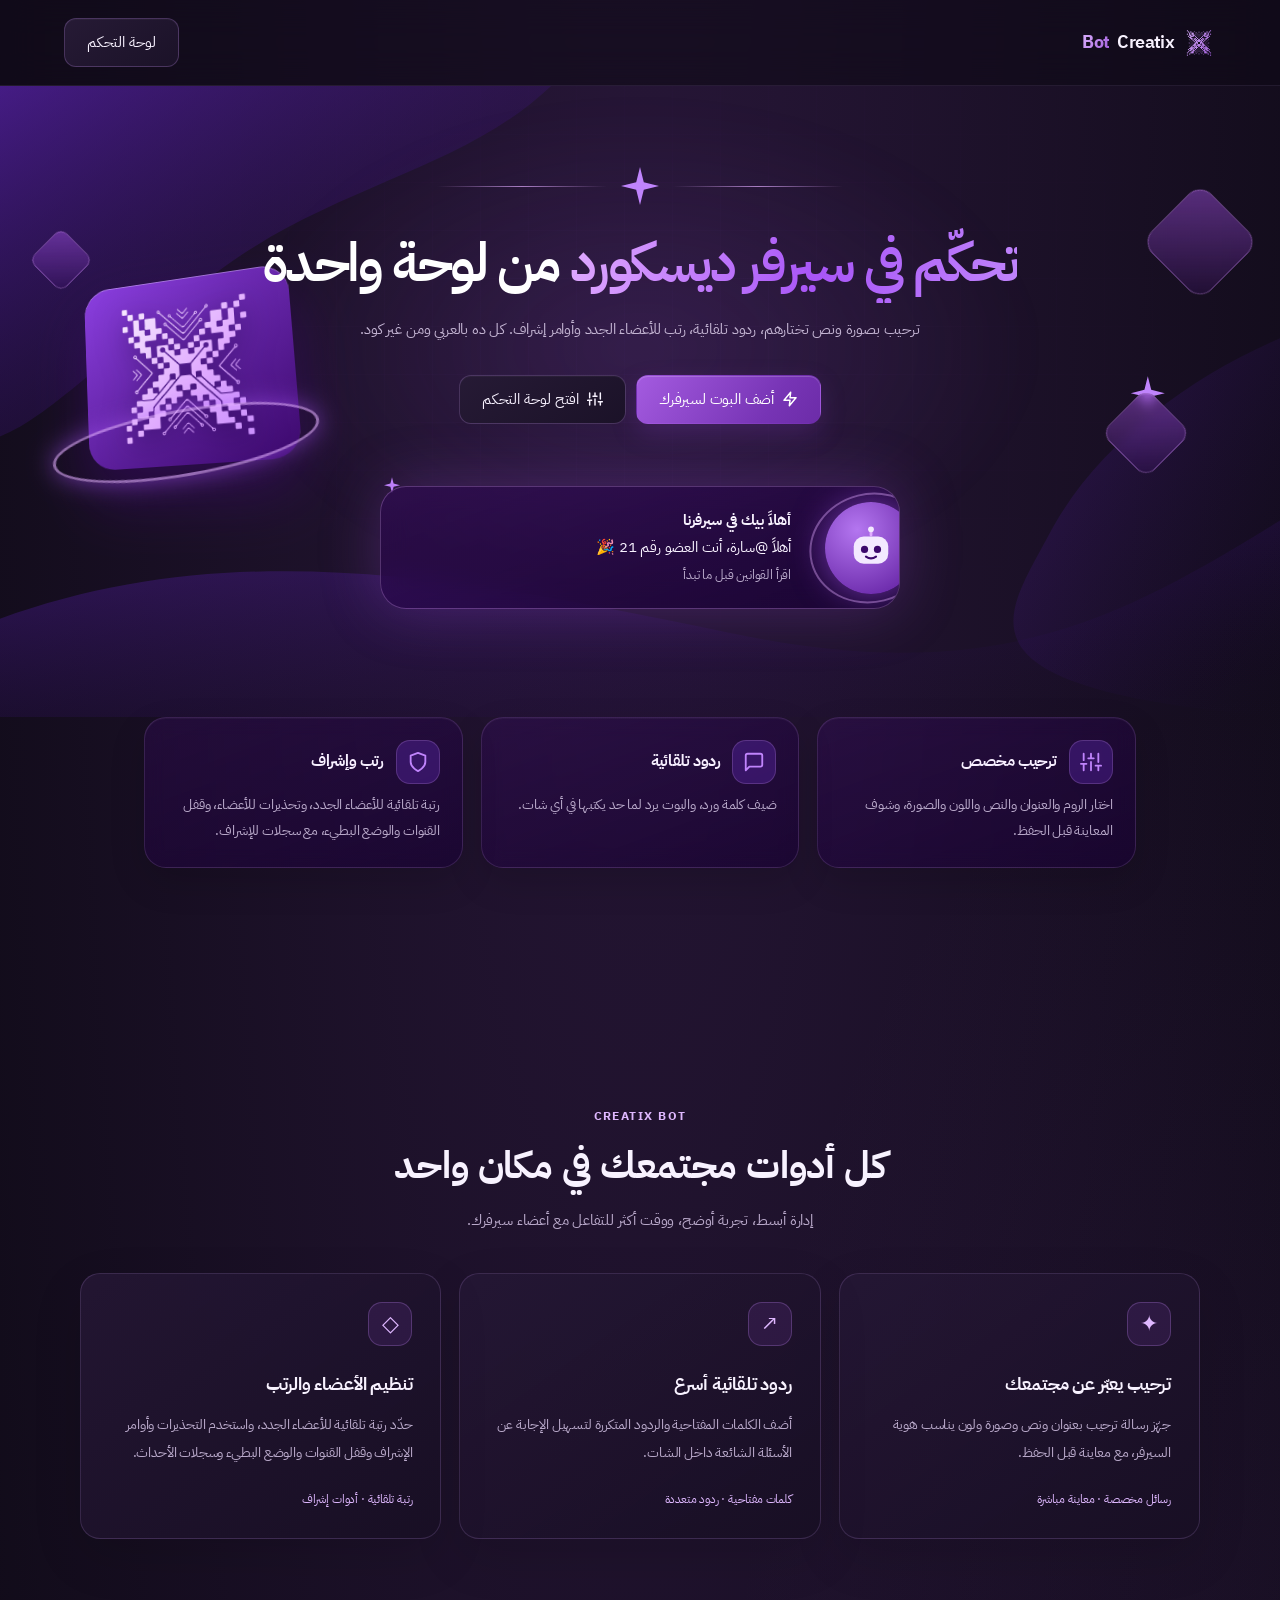
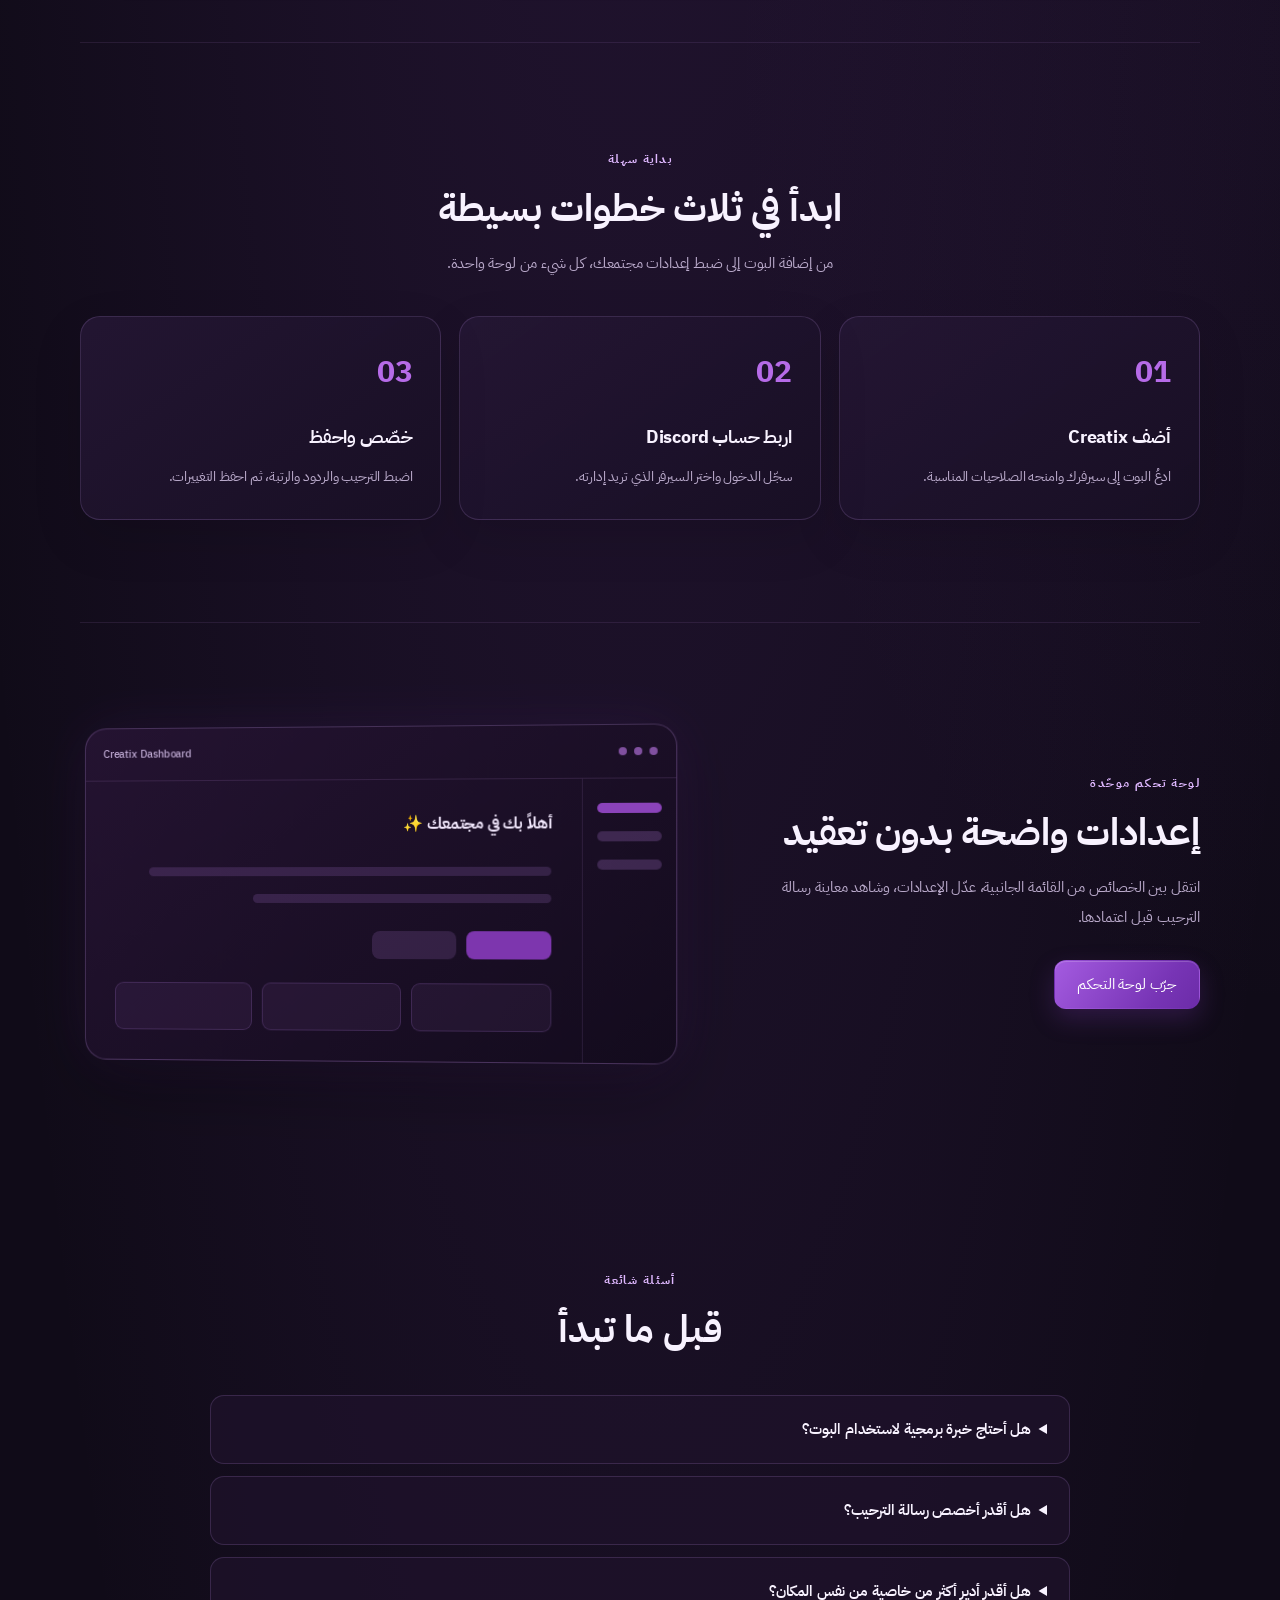
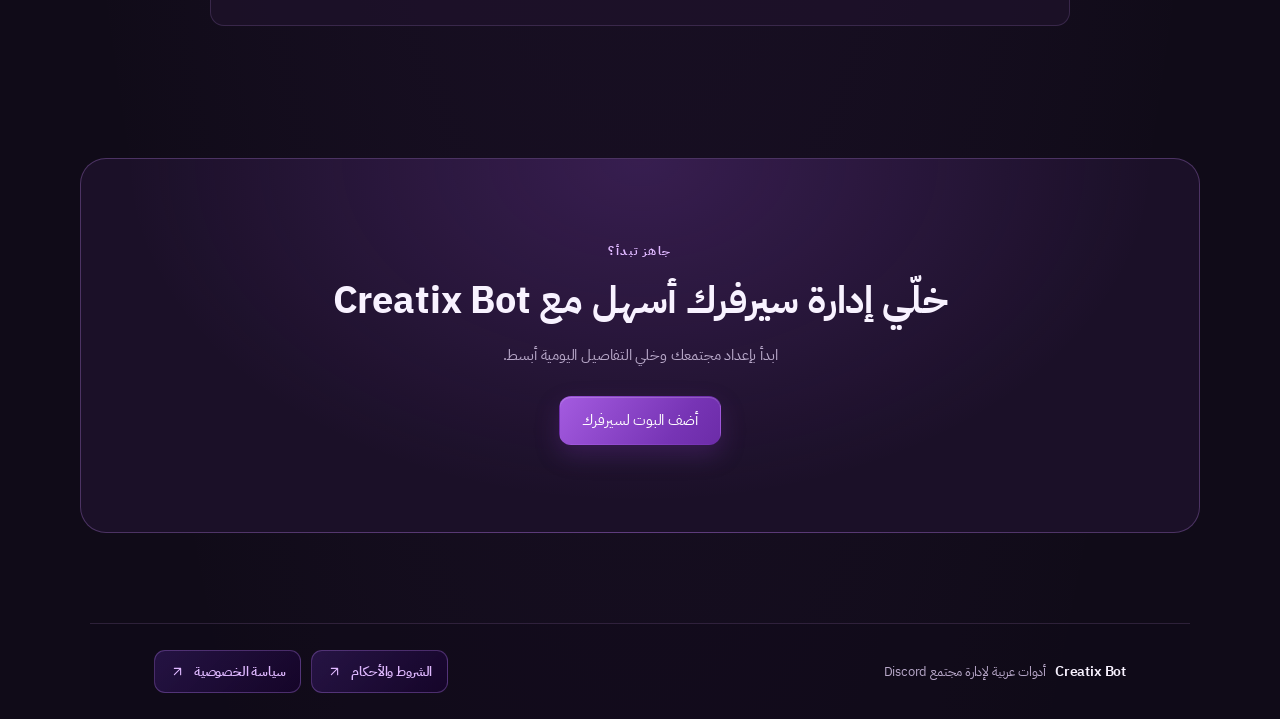
<file: index.html>
<!doctype html>
<html lang="ar" dir="rtl">
<meta charset="utf-8">
<meta name="viewport" content="width=device-width,initial-scale=1">
<script>
/* restore the clean URL that 404.html encoded as /repo/?/dashboard */
(function(l){if(l.search[1]==='/'){var d=l.search.slice(1).split('&').map(function(s){return s.replace(/~and~/g,'&')}).join('?');
history.replaceState(null,null,l.pathname.slice(0,-1)+d+l.hash)}})(window.location);
/* base URL so relative assets and links work on /dashboard and /dashboard/ */
(function(l){if(l.protocol==='about:')return;document.write('<base href="'+(l.hostname.endsWith('github.io')?'/'+l.pathname.split('/')[1]+'/':'/')+'">')})(window.location);
</script>
<title>Creatix Bot | إدارة سيرفر Discord من لوحة واحدة</title>
<meta name="description" content="Creatix Bot — بوت ديسكورد عربي للترحيب المخصص، الردود التلقائية، الرتب وأدوات الإشراف، من لوحة تحكم واحدة.">
<meta name="theme-color" content="#10002b">
<link rel="canonical" href="https://opaidamazed.github.io/creatix-studio/">
<meta property="og:type" content="website">
<meta property="og:site_name" content="Creatix Studio">
<meta property="og:title" content="Creatix Bot — تحكم في سيرفر ديسكورد من لوحة واحدة">
<meta property="og:description" content="ترحيب مخصص، ردود تلقائية، رتب للأعضاء وأدوات إشراف — كل إدارة سيرفرك من مكان واحد.">
<meta property="og:url" content="https://opaidamazed.github.io/creatix-studio/">
<meta property="og:image" content="https://opaidamazed.github.io/creatix-studio/assets/creatix-og.jpg">
<meta property="og:image:secure_url" content="https://opaidamazed.github.io/creatix-studio/assets/creatix-og.jpg">
<meta property="og:image:type" content="image/jpeg">
<meta property="og:image:width" content="1200">
<meta property="og:image:height" content="630">
<meta property="og:image:alt" content="Creatix Bot — Discord server management with a purple futuristic brand identity">
<meta name="twitter:card" content="summary_large_image">
<meta name="twitter:title" content="Creatix Bot — تحكم في سيرفر ديسكورد من لوحة واحدة">
<meta name="twitter:description" content="ترحيب مخصص، ردود تلقائية، رتب للأعضاء وأدوات إشراف — كل إدارة سيرفرك من مكان واحد.">
<meta name="twitter:image" content="https://opaidamazed.github.io/creatix-studio/assets/creatix-og.jpg">
<link rel="preconnect" href="https://fonts.googleapis.com">
<link rel="preconnect" href="https://fonts.gstatic.com" crossorigin>
<link href="https://fonts.googleapis.com/css2?family=IBM+Plex+Sans+Arabic:wght@400;500;600;700&display=swap" rel="stylesheet">
<style>
:root{--bg:#10002b;--pn:#190036;--bd:#3c096c;--ac:#9d4edd;--hi:#e0aaff;--tx:#f3e9ff;--mu:#b79ad6}
*{box-sizing:border-box}
body{margin:0;font:15px/1.8 'IBM Plex Sans Arabic',Tahoma,system-ui,sans-serif;background:var(--bg);color:var(--tx)}
a{color:inherit;text-decoration:none}
:focus-visible{outline:2px solid var(--hi);outline-offset:2px}
.btn{display:inline-block;border:1px solid var(--bd);background:var(--pn);color:var(--tx);padding:10px 22px;border-radius:10px;cursor:pointer;font:inherit}
.btn.p{background:var(--ac);border-color:var(--ac);color:#fff}
.top{display:flex;justify-content:space-between;align-items:center;padding:16px 5vw}
.logo{font-weight:600;font-size:18px}.logo b{color:var(--hi)}
.hero{position:relative;isolation:isolate;text-align:center;padding:10vh 5vw 8vh}
.hero::before{content:"";position:absolute;inset:0;z-index:-1;background:linear-gradient(var(--bd) 1px,transparent 1px) 0 0/44px 44px,linear-gradient(90deg,var(--bd) 1px,transparent 1px) 0 0/44px 44px;-webkit-mask-image:radial-gradient(ellipse at 50% 40%,#000 20%,transparent 70%);mask-image:radial-gradient(ellipse at 50% 40%,#000 20%,transparent 70%)}
h1{font-size:clamp(30px,6vw,54px);line-height:1.35;font-weight:600;margin:0 auto 14px;max-width:760px}
.lead{color:var(--mu);max-width:560px;margin:0 auto 26px}
.hero .btn{margin:4px}
.emb{max-width:400px;margin:44px auto 0;text-align:start;background:var(--pn);border:1px solid var(--bd);border-inline-start:4px solid var(--ac);border-radius:10px;padding:16px;box-shadow:0 0 70px rgba(157,78,221,.28)}
.emb small{color:var(--mu)}
.g3{display:grid;grid-template-columns:repeat(auto-fit,minmax(240px,1fr));gap:16px;max-width:1000px;margin:0 auto;padding:0 5vw 8vh}
.card{background:var(--pn);border:1px solid var(--bd);border-radius:12px;padding:18px;color:inherit;font:inherit;text-align:start}
.card h3{margin:0 0 4px;font-size:16px}.card p{margin:0;color:var(--mu);font-size:14px}
footer{text-align:center;color:var(--mu);padding:24px;border-top:1px solid var(--bd);font-size:13px}
.dash{display:grid;grid-template-columns:260px 1fr;min-height:100vh}
.sb{background:var(--pn);border-inline-end:1px solid var(--bd);padding:20px 14px;position:sticky;top:0;height:100vh;overflow:auto}
.sb h4{color:var(--mu);font-size:12px;font-weight:400;margin:18px 8px 4px}
.nv{display:block;width:100%;text-align:start;background:none;border:0;color:var(--mu);font:inherit;padding:9px 12px;border-radius:8px;cursor:pointer}
.nv:hover{background:#240046}.nv.on{background:#240046;color:#fff;box-shadow:inset -3px 0 var(--ac)}
.main{padding:28px 5vw;max-width:860px;width:100%}
.main h2{font-size:22px;margin:0 0 4px}.sub{color:var(--mu);margin:0 0 18px}
label{display:block;margin:12px 0 4px;color:var(--mu);font-size:13px}
input,select,textarea{width:100%;padding:9px 11px;border-radius:8px;border:1px solid var(--bd);background:var(--bg);color:var(--tx);font:inherit}
textarea{min-height:90px}.sb select{margin-bottom:6px}
input[type=checkbox]{width:auto;margin-inline-end:6px}
.row{display:flex;gap:8px;margin-bottom:8px}.row input{flex:1}
.pv{border-inline-start:4px solid var(--ac);background:var(--pn);border-radius:8px;padding:12px;margin:14px 0}
.pv div{white-space:pre-wrap}.pv img{max-width:100%;border-radius:8px;margin-top:8px}
.cs{display:grid;grid-template-columns:repeat(auto-fit,minmax(200px,1fr));gap:12px;margin-top:14px}
button.card{cursor:pointer}button.card:hover{border-color:var(--ac)}
@media(max-width:760px){.dash{grid-template-columns:1fr}.sb{position:static;height:auto}}
</style>
<link rel="icon" href="assets/favicon.ico" sizes="any">
<link rel="stylesheet" href="creatix-enhancements.css?v=4">
<link rel="stylesheet" href="creatix-dashboard-motion.css?v=4">
<link rel="stylesheet" href="creatix-landing.css?v=6">

<style id="cx-logo">
.logo{display:inline-flex;align-items:center;gap:8px}
.logo-mark{display:inline-block;flex:none;width:34px;height:34px;background:url(assets/CREATIX.png) center/contain no-repeat}
@supports ((-webkit-mask-image:url(a)) or (mask-image:url(a))){
.logo-mark{background:linear-gradient(120deg,#dfb8ff,#9e56dc);-webkit-mask:url(assets/CREATIX.png) center/contain no-repeat;mask:url(assets/CREATIX.png) center/contain no-repeat}
.plate .lm .logo-mark{background:linear-gradient(135deg,#fff,#e0aaff 55%,#c084fc)}}
.plate .lm{display:grid;width:86%;filter:drop-shadow(0 8px 16px rgba(20,0,50,.5))}
.plate .lm .logo-mark{width:100%;height:auto;aspect-ratio:1}
</style>
<style id="cx-ui">
@keyframes cx-tw{50%{opacity:.5;scale:.85}}
@keyframes cx-pop{from{opacity:0;transform:translateY(-6px) scale(.98)}}
@keyframes cx-dot{0%,60%,100%{opacity:.25;transform:translateY(0)}30%{opacity:1;transform:translateY(-2px)}}
@keyframes cx-ck{from{stroke-dashoffset:14}to{stroke-dashoffset:0}}
.sel{position:relative}
.sel-native{position:absolute;width:1px;height:1px;opacity:0;pointer-events:none}
.sel-b{display:flex;align-items:center;justify-content:space-between;gap:10px;width:100%;padding:10px 14px;border:1px solid var(--bd);border-radius:12px;background:var(--bg);color:var(--tx);font:inherit;cursor:pointer;transition:border-color .2s,box-shadow .2s}
.sel-b:hover,.sel-b[aria-expanded=true]{border-color:var(--ac)}
.sel-b[aria-expanded=true]{box-shadow:0 0 0 3px rgba(157,78,221,.22)}
.sel-b svg{flex:none;width:16px;height:16px;fill:none;stroke:var(--mu);stroke-width:2.2;stroke-linecap:round;stroke-linejoin:round;transition:transform .25s var(--cx-ease,ease)}
.sel-b[aria-expanded=true] svg{transform:rotate(180deg)}
.sel-l{position:absolute;z-index:40;inset-inline:0;top:calc(100% + 6px);max-height:240px;overflow:auto;margin:0;padding:6px;list-style:none;border:1px solid var(--bd);border-radius:14px;background:rgba(25,0,54,.97);backdrop-filter:blur(14px);box-shadow:0 20px 50px rgba(0,0,0,.45);animation:cx-pop .18s var(--cx-ease,ease) both}
.sel-l[hidden]{display:none}
.sel-l li{padding:9px 12px;border-radius:9px;cursor:pointer;color:var(--mu)}
.sel-l li.hl{background:#2f0a55;color:#fff}.sel-l li.on{color:#fff;font-weight:600}
.sel-l li.on::after{content:"✓";float:inline-end;color:var(--hi)}
.nv{display:flex;align-items:center;gap:10px}
.nv svg{flex:none;width:18px;height:18px;fill:none;stroke:currentColor;stroke-width:2;stroke-linecap:round;stroke-linejoin:round;transition:transform .25s var(--cx-ease,ease)}
.nv:hover svg{transform:scale(1.12) rotate(-6deg)}
.sec-h{display:flex;align-items:flex-start;justify-content:space-between;gap:16px;margin-bottom:20px}
.sec-h h2{margin:2px 0 4px}.sec-h .sub{margin:0}
.ui-ico{flex:none;display:grid;place-items:center;width:44px;height:44px;border-radius:14px;color:#c084fc;background:rgba(124,58,237,.25);border:1px solid rgba(224,170,255,.2);transition:transform .25s var(--cx-ease,ease),box-shadow .25s}
.ui-ico.big{width:52px;height:52px;border-radius:16px;box-shadow:0 0 28px rgba(157,78,221,.25)}
.ui-ico svg{width:22px;height:22px;fill:none;stroke:currentColor;stroke-width:2;stroke-linecap:round;stroke-linejoin:round}.big svg{width:26px;height:26px}
.ovc{display:block;text-align:start}.ovc .ui-ico{margin-bottom:12px}
.ovc:hover .ui-ico{transform:translateY(-2px);box-shadow:0 0 24px rgba(157,78,221,.4)}
:is(.big.a-spark,.ovc:hover .a-spark) svg{animation:cx-tw 3.2s ease-in-out infinite}
:is(.big.a-chat,.ovc:hover .a-chat) :is(.d1,.d2,.d3){animation:cx-dot 1.4s ease-in-out infinite}
:is(.big.a-chat,.ovc:hover .a-chat) .d2{animation-delay:.2s}:is(.big.a-chat,.ovc:hover .a-chat) .d3{animation-delay:.4s}
:is(.big.a-role,.ovc:hover .a-role) .ck{stroke-dasharray:14;animation:cx-ck 2.2s ease-in-out infinite alternate}
.heading-icon{animation:cx-tw 3.6s ease-in-out infinite}
.panel{padding:20px;border:1px solid var(--bd);border-radius:18px;background:linear-gradient(160deg,rgba(60,9,108,.28),rgba(25,0,54,.6))}
.panel label:first-child{margin-top:0}
.sec-f{display:flex;align-items:center;gap:12px;margin-top:16px}
.callout{display:flex;gap:10px;align-items:flex-start;margin-top:16px;padding:12px 14px;border-radius:12px;background:rgba(124,58,237,.14);border:1px solid rgba(224,170,255,.18);color:var(--mu);font-size:14px}
.callout svg{flex:none;width:18px;height:18px;margin-top:3px;fill:none;stroke:var(--hi);stroke-width:2;stroke-linecap:round;stroke-linejoin:round}.callout p{margin:0}.callout b{color:var(--tx)}
.empty{display:none;place-items:center;text-align:center;padding:24px 10px;color:var(--mu)}
#rl:empty+.empty{display:grid}
.empty svg{width:38px;height:38px;margin-bottom:8px;opacity:.6;fill:none;stroke:currentColor;stroke-width:1.6;stroke-linecap:round;stroke-linejoin:round}
.empty p{margin:0;color:var(--tx)}
.btn.add{display:inline-flex;align-items:center;gap:8px;margin-top:6px}
.btn.add svg{width:16px;height:16px;fill:none;stroke:currentColor;stroke-width:2.4;stroke-linecap:round}
.ic-del{flex:none;display:grid;place-items:center;width:42px;padding:0}
.ic-del svg{width:18px;height:18px;fill:none;stroke:currentColor;stroke-width:2;stroke-linecap:round;stroke-linejoin:round}
.ic-del:hover{color:#f87171;border-color:#f87171}
@media(prefers-reduced-motion:reduce){.sel-l,.heading-icon,.ui-ico *,.nv svg{animation:none!important;transition:none!important}}
</style>
<div id="land">
<div class="top"><a class="logo" href="./"><span class="logo-mark" role="img" aria-label="Creatix"></span>Creatix <b>Bot</b></a><a class="btn" href="dashboard">لوحة التحكم</a></div>
<section class="hero">
<svg class="waves" viewBox="0 0 1440 900" preserveAspectRatio="none" aria-hidden="true"><defs><linearGradient id="wg" x1="0" y1="0" x2="1" y2="1"><stop offset="0" stop-color="#6d28d9" stop-opacity=".55"/><stop offset="1" stop-color="#10002b" stop-opacity="0"/></linearGradient></defs><path d="M0 0H620C520 120 380 140 250 260 130 370 60 470 0 500Z" fill="url(#wg)"/><path d="M0 760C260 640 520 700 820 780S1260 760 1440 620V900H0Z" fill="url(#wg)" opacity=".7"/><path d="M1440 360C1330 420 1230 520 1180 640S1060 860 1440 900Z" fill="url(#wg)" opacity=".5"/></svg>
<span class="spk" style="--s:34px;right:9%;top:46%"></span><span class="spk" style="--s:16px;left:30%;top:62%;animation-delay:1.2s"></span>
<i class="dia" style="--w:84px;right:3%;top:18%"></i><i class="dia" style="--w:64px;right:8%;top:50%;animation-delay:1.5s"></i><i class="dia d3" style="--w:46px;left:3%;top:24%;animation-delay:.8s"></i>
<div class="plate"><div class="plate-in"><span class="lm"><span class="logo-mark" role="img" aria-label="Creatix"></span></span></div></div>
<div class="orn"><i></i><span class="spk" style="--s:38px"></span><i></i></div>
<h1><span class="gl">تحكّم في سيرفر ديسكورد</span> <span class="wt">من لوحة واحدة</span></h1>
<p class="lead">ترحيب بصورة ونص تختارهم، ردود تلقائية، رتب للأعضاء الجدد وأوامر إشراف. كل ده بالعربي ومن غير كود.</p>
<a class="btn p inv"><svg viewBox="0 0 24 24" aria-hidden="true"><polygon points="13 2 3 14 12 14 11 22 21 10 12 10 13 2"/></svg>أضف البوت لسيرفرك</a> <a class="btn" href="dashboard"><svg viewBox="0 0 24 24" aria-hidden="true"><path d="M4 21v-7M4 10V3M12 21v-9M12 8V3M20 21v-5M20 12V3M1 14h6M9 8h6M17 16h6"/></svg>افتح لوحة التحكم</a>
<div class="emb"><div class="orb"><svg viewBox="0 0 64 64" aria-hidden="true"><path d="M32 6v8" stroke="#e0aaff" stroke-width="4" stroke-linecap="round"/><circle cx="32" cy="6" r="4" fill="#f3e9ff"/><rect x="8" y="16" width="48" height="38" rx="14" fill="#f3e9ff"/><circle cx="23" cy="34" r="5" fill="#3c096c"/><circle cx="41" cy="34" r="5" fill="#3c096c"/><path d="M25 44q7 5 14 0" stroke="#3c096c" stroke-width="3" fill="none" stroke-linecap="round"/></svg></div><b>أهلاً بيك في سيرفرنا</b><div>أهلاً @سارة، أنت العضو رقم 21 🎉</div><small>اقرأ القوانين قبل ما تبدأ</small></div>
</section>
<div class="g3">
<div class="card"><div class="card-h"><span class="ico"><svg viewBox="0 0 24 24" aria-hidden="true"><path d="M4 21v-7M4 10V3M12 21v-9M12 8V3M20 21v-5M20 12V3M1 14h6M9 8h6M17 16h6"/></svg></span><h3>ترحيب مخصص</h3></div><p>اختار الروم والعنوان والنص واللون والصورة، وشوف المعاينة قبل الحفظ.</p></div>
<div class="card"><div class="card-h"><span class="ico"><svg viewBox="0 0 24 24" aria-hidden="true"><path d="M21 15a2 2 0 0 1-2 2H7l-4 4V5a2 2 0 0 1 2-2h14a2 2 0 0 1 2 2z"/></svg></span><h3>ردود تلقائية</h3></div><p>ضيف كلمة ورد، والبوت يرد لما حد يكتبها في أي شات.</p></div>
<div class="card"><div class="card-h"><span class="ico"><svg viewBox="0 0 24 24" aria-hidden="true"><path d="M12 22s8-4 8-10V5l-8-3-8 3v7c0 6 8 10 8 10z"/></svg></span><h3>رتب وإشراف</h3></div><p>رتبة تلقائية للأعضاء الجدد، وتحذيرات للأعضاء، وقفل القنوات والوضع البطيء، مع سجلات للإشراف.</p></div>
</div>

<section class="landing-section intro-section">
  <div class="section-heading"><span class="eyebrow">CREATIX BOT</span><h2>كل أدوات مجتمعك في مكان واحد</h2><p>إدارة أبسط، تجربة أوضح، ووقت أكثر للتفاعل مع أعضاء سيرفرك.</p></div>
  <div class="feature-grid">
    <article class="feature-card"><span class="feature-icon">✦</span><h3>ترحيب يعبّر عن مجتمعك</h3><p>جهّز رسالة ترحيب بعنوان ونص وصورة ولون يناسب هوية السيرفر، مع معاينة قبل الحفظ.</p><span class="feature-meta">رسائل مخصصة · معاينة مباشرة</span></article>
    <article class="feature-card"><span class="feature-icon">↗</span><h3>ردود تلقائية أسرع</h3><p>أضف الكلمات المفتاحية والردود المتكررة لتسهيل الإجابة عن الأسئلة الشائعة داخل الشات.</p><span class="feature-meta">كلمات مفتاحية · ردود متعددة</span></article>
    <article class="feature-card"><span class="feature-icon">◇</span><h3>تنظيم الأعضاء والرتب</h3><p>حدّد رتبة تلقائية للأعضاء الجدد، واستخدم التحذيرات وأوامر الإشراف وقفل القنوات والوضع البطيء وسجلات الأحداث.</p><span class="feature-meta">رتبة تلقائية · أدوات إشراف</span></article>
  </div>
</section>

<section class="landing-section steps-section">
  <div class="section-heading"><span class="eyebrow">بداية سهلة</span><h2>ابدأ في ثلاث خطوات بسيطة</h2><p>من إضافة البوت إلى ضبط إعدادات مجتمعك، كل شيء من لوحة واحدة.</p></div>
  <div class="steps-grid">
    <article class="step-card"><span>01</span><h3>أضف Creatix</h3><p>ادعُ البوت إلى سيرفرك وامنحه الصلاحيات المناسبة.</p></article>
    <article class="step-card"><span>02</span><h3>اربط حساب Discord</h3><p>سجّل الدخول واختر السيرفر الذي تريد إدارته.</p></article>
    <article class="step-card"><span>03</span><h3>خصّص واحفظ</h3><p>اضبط الترحيب والردود والرتبة، ثم احفظ التغييرات.</p></article>
  </div>
</section>

<section class="landing-section showcase-section">
  <div class="showcase-copy"><span class="eyebrow">لوحة تحكم موحّدة</span><h2>إعدادات واضحة بدون تعقيد</h2><p>انتقل بين الخصائص من القائمة الجانبية، عدّل الإعدادات، وشاهد معاينة رسالة الترحيب قبل اعتمادها.</p><a class="btn p" href="dashboard">جرّب لوحة التحكم</a></div>
  <div class="showcase-panel"><div class="showcase-top"><span></span><span></span><span></span><b>Creatix Dashboard</b></div><div class="showcase-body"><div class="showcase-nav"><i></i><i></i><i></i></div><div class="showcase-content"><strong>أهلاً بك في مجتمعك ✨</strong><div class="showcase-line wide"></div><div class="showcase-line"></div><div class="showcase-actions"><i></i><i></i></div><div class="showcase-stat-grid"><i></i><i></i><i></i></div></div></div></div>
</section>

<section class="landing-section faq-section">
  <div class="section-heading"><span class="eyebrow">أسئلة شائعة</span><h2>قبل ما تبدأ</h2></div>
  <div class="faq-list">
    <details><summary>هل أحتاج خبرة برمجية لاستخدام البوت؟</summary><p>لا، تقدر تضبط الخصائص الأساسية من لوحة التحكم بدون كتابة كود.</p></details>
    <details><summary>هل أقدر أخصص رسالة الترحيب؟</summary><p>نعم، يمكنك تحديد الروم والعنوان والنص واللون ورابط الصورة والفوتر ومعاينة الرسالة.</p></details>
    <details><summary>هل أقدر أدير أكثر من خاصية من نفس المكان؟</summary><p>نعم، لوحة التحكم تجمع إعدادات الترحيب والردود التلقائية والرتبة التلقائية.</p></details>
  </div>
</section>

<section class="final-cta"><span class="eyebrow">جاهز تبدأ؟</span><h2>خلّي إدارة سيرفرك أسهل مع Creatix Bot</h2><p>ابدأ بإعداد مجتمعك وخلي التفاصيل اليومية أبسط.</p><a class="btn p inv">أضف البوت لسيرفرك</a></section>
<footer class="site-footer">
  <div class="footer-brand"><strong>Creatix Bot</strong><span>أدوات عربية لإدارة مجتمع Discord</span></div>
  <nav class="footer-legal" aria-label="الصفحات القانونية">
    <a class="footer-terms" href="https://opaidamazed.github.io/creatix-studio/terms" aria-label="قراءة الشروط والأحكام">الشروط والأحكام <svg viewBox="0 0 24 24" aria-hidden="true"><path d="M7 17 17 7M7 7h10v10"/></svg></a>
    <a class="footer-privacy" href="https://opaidamazed.github.io/creatix-studio/privacy" aria-label="قراءة سياسة الخصوصية">سياسة الخصوصية <svg viewBox="0 0 24 24" aria-hidden="true"><path d="M7 17 17 7M7 7h10v10"/></svg></a>
  </nav>
</footer>
</div>

<div id="dash" class="dash noauth" hidden>
<aside class="sb">
<a class="logo" href="./"><span class="logo-mark" role="img" aria-label="Creatix"></span>Creatix <b>Bot</b></a>
<label for="g">السيرفر</label><select id="g"></select>
<h4>عام</h4><button class="nv" data-v="ov"><svg viewBox="0 0 24 24" aria-hidden="true"><rect x="3" y="3" width="7" height="7" rx="1.5"/><rect x="14" y="3" width="7" height="7" rx="1.5"/><rect x="3" y="14" width="7" height="7" rx="1.5"/><rect x="14" y="14" width="7" height="7" rx="1.5"/></svg>نظرة عامة</button>
<h4>الخصائص</h4>
<button class="nv" data-v="wl"><svg viewBox="0 0 24 24" aria-hidden="true"><path d="M12 3l1.9 5.1L19 10l-5.1 1.9L12 17l-1.9-5.1L5 10l5.1-1.9z"/><path d="M19 15l.8 2.2L22 18l-2.2.8L19 21l-.8-2.2L16 18l2.2-.8z"/></svg>الترحيب</button>
<button class="nv" data-v="rp"><svg viewBox="0 0 24 24" aria-hidden="true"><path d="M21 15a2 2 0 0 1-2 2H7l-4 4V5a2 2 0 0 1 2-2h14a2 2 0 0 1 2 2z"/><circle class="d1" cx="8" cy="10" r="1.1" fill="currentColor" stroke="none"/><circle class="d2" cx="12" cy="10" r="1.1" fill="currentColor" stroke="none"/><circle class="d3" cx="16" cy="10" r="1.1" fill="currentColor" stroke="none"/></svg>الرد التلقائي</button>
<button class="nv" data-v="ar"><svg viewBox="0 0 24 24" aria-hidden="true"><path d="M12 22s8-4 8-10V5l-8-3-8 3v7c0 6 8 10 8 10z"/><path class="ck" d="M8.5 12l2.5 2.5 4.5-5"/></svg>الرتبة التلقائية</button>
<h4>الحساب</h4><button class="nv" id="out"><svg viewBox="0 0 24 24" aria-hidden="true"><path d="M9 21H5a2 2 0 0 1-2-2V5a2 2 0 0 1 2-2h4M16 17l5-5-5-5M21 12H9"/></svg>تسجيل الخروج</button>
</aside>
<main class="main">
<div id="gate" class="gate" hidden><div class="gate-card">
<div class="gate-mark">C</div><h2 id="gh"></h2><p id="gt"></p>
<div class="gate-actions"><a class="btn p" id="lg">المتابعة بحساب Discord</a><a class="btn p inv" id="ab">أضف البوت لسيرفرك</a><button class="btn" id="rf">تحديث</button></div>
<small class="gate-note" id="gn">نطلب معرفة اسمك وسيرفراتك فقط. مش بنقرأ رسائلك.</small>
<div><a class="gate-back" href="./">العودة للصفحة الرئيسية</a> <button class="gate-back" id="lo">تسجيل الخروج</button></div>
</div></div>
<div id="panel" hidden>
<section data-s="ov"><div class="sec-h"><div><span class="eyebrow">لوحة التحكم</span><h2>نظرة عامة</h2><p class="sub">اختار الخاصية اللي تحب تضبطها.</p></div><span class="ui-ico big "><svg viewBox="0 0 24 24" aria-hidden="true"><rect x="3" y="3" width="7" height="7" rx="1.5"/><rect x="14" y="3" width="7" height="7" rx="1.5"/><rect x="3" y="14" width="7" height="7" rx="1.5"/><rect x="14" y="14" width="7" height="7" rx="1.5"/></svg></span></div>
<div class="cs">
<button class="card ovc" data-v="wl"><span class="ui-ico a-spark"><svg viewBox="0 0 24 24" aria-hidden="true"><path d="M12 3l1.9 5.1L19 10l-5.1 1.9L12 17l-1.9-5.1L5 10l5.1-1.9z"/><path d="M19 15l.8 2.2L22 18l-2.2.8L19 21l-.8-2.2L16 18l2.2-.8z"/></svg></span><h3>الترحيب</h3><p>رسالة وصورة للأعضاء الجدد</p></button>
<button class="card ovc" data-v="rp"><span class="ui-ico a-chat"><svg viewBox="0 0 24 24" aria-hidden="true"><path d="M21 15a2 2 0 0 1-2 2H7l-4 4V5a2 2 0 0 1 2-2h14a2 2 0 0 1 2 2z"/><circle class="d1" cx="8" cy="10" r="1.1" fill="currentColor" stroke="none"/><circle class="d2" cx="12" cy="10" r="1.1" fill="currentColor" stroke="none"/><circle class="d3" cx="16" cy="10" r="1.1" fill="currentColor" stroke="none"/></svg></span><h3>الرد التلقائي</h3><p>كلمات وردود جاهزة</p></button>
<button class="card ovc" data-v="ar"><span class="ui-ico a-role"><svg viewBox="0 0 24 24" aria-hidden="true"><path d="M12 22s8-4 8-10V5l-8-3-8 3v7c0 6 8 10 8 10z"/><path class="ck" d="M8.5 12l2.5 2.5 4.5-5"/></svg></span><h3>الرتبة التلقائية</h3><p>رتبة تتضاف عند الدخول</p></button>
</div></section>
<section data-s="wl" hidden><div class="welcome-layout"><div class="welcome-form"><div class="welcome-heading"><div><span class="eyebrow">إعدادات المجتمع</span><h2>إعداد الترحيب</h2><p class="sub">خصص الرسالة التي تظهر تلقائيًا عند انضمام عضو جديد إلى سيرفرك.</p></div><span class="heading-icon">✦</span></div>
<div class="welcome-toggle"><div><strong>تفعيل الترحيب</strong><small>سيتم عرض رسالة الترحيب عند دخول الأعضاء الجدد.</small></div><label class="switch"><input id="won" type="checkbox"><span></span></label></div>
<label for="wch">الروم</label><select id="wch"></select>
<label for="wt">العنوان</label><input id="wt">
<label for="wx">النص (المتغيرات: [user] [userName] [memberCount] [server])</label><textarea id="wx"></textarea>
<label for="wc">اللون</label><input id="wc" type="color">
<label for="wi">رابط الصورة (يبدأ بـ https)</label><input id="wi" placeholder="https://...">
<label for="wf">الفوتر</label><input id="wf">
<div class="welcome-preview-head"><strong>معاينة الرسالة</strong><span>تتحدث تلقائيًا أثناء التعديل</span></div><div class="pv" id="pv"></div>
<div class="welcome-save"><button class="btn p sv">حفظ التغييرات</button> <span class="st"></span></div></div>
<aside class="welcome-aside"><div class="aside-art"><span>✦</span><strong>Creatix</strong><small>WELCOME EXPERIENCE</small></div><div class="aside-tip"><span class="tip-icon">✧</span><h3>نصائح لرسالة ترحيب مميزة</h3><p>خلّي أول انطباع عن سيرفرك واضح وودود، وعرّف العضو الجديد بالمكان.</p><ul><li>استخدم اسم السيرفر لتخصيص الرسالة.</li><li>أضف روابط مهمة مثل القوانين.</li><li>اكتب رسالة قصيرة وسهلة القراءة.</li></ul></div><div class="aside-note"><strong>المتغيرات المتاحة</strong><code>[user]</code><code>[userName]</code><code>[memberCount]</code><code>[server]</code><small>متوافقة أيضًا مع الصيغ القديمة: {member} و{server} و{count}.</small></div></aside></div></section>
<section data-s="rp" hidden><div class="sec-h"><div><span class="eyebrow">التفاعل</span><h2>الرد التلقائي</h2><p class="sub">لما حد يكتب الكلمة، البوت يرد بالنص.</p></div><span class="ui-ico big a-chat"><svg viewBox="0 0 24 24" aria-hidden="true"><path d="M21 15a2 2 0 0 1-2 2H7l-4 4V5a2 2 0 0 1 2-2h14a2 2 0 0 1 2 2z"/><circle class="d1" cx="8" cy="10" r="1.1" fill="currentColor" stroke="none"/><circle class="d2" cx="12" cy="10" r="1.1" fill="currentColor" stroke="none"/><circle class="d3" cx="16" cy="10" r="1.1" fill="currentColor" stroke="none"/></svg></span></div>
<div class="panel"><div id="rl"></div><div class="empty"><svg viewBox="0 0 24 24" aria-hidden="true"><path d="M21 15a2 2 0 0 1-2 2H7l-4 4V5a2 2 0 0 1 2-2h14a2 2 0 0 1 2 2z"/><circle cx="8" cy="10" r="1.1" fill="currentColor" stroke="none"/><circle cx="12" cy="10" r="1.1" fill="currentColor" stroke="none"/><circle cx="16" cy="10" r="1.1" fill="currentColor" stroke="none"/></svg><p>مفيش ردود لسه</p><small>ضيف أول رد وخلّي البوت يتفاعل مع الأعضاء.</small></div><button class="btn add" id="ad"><svg viewBox="0 0 24 24" aria-hidden="true"><path d="M12 5v14M5 12h14"/></svg>إضافة رد</button></div>
<div class="sec-f"><button class="btn p sv">حفظ التغييرات</button><span class="st"></span></div></section>
<section data-s="ar" hidden><div class="sec-h"><div><span class="eyebrow">الأعضاء</span><h2>الرتبة التلقائية</h2><p class="sub">رتبة بتتضاف لأي عضو جديد أول ما يدخل السيرفر.</p></div><span class="ui-ico big a-role"><svg viewBox="0 0 24 24" aria-hidden="true"><path d="M12 22s8-4 8-10V5l-8-3-8 3v7c0 6 8 10 8 10z"/><path class="ck" d="M8.5 12l2.5 2.5 4.5-5"/></svg></span></div>
<div class="panel"><label for="ro">الرتبة</label><select id="ro"></select><div class="callout"><svg viewBox="0 0 24 24" aria-hidden="true"><circle cx="12" cy="12" r="9"/><path d="M12 8h.01M11 12h1v4h1"/></svg><p>لازم تكون رتبة البوت <b>أعلى</b> من الرتبة دي في إعدادات السيرفر ← Roles، وإلا مش هيقدر يضيفها.</p></div></div>
<div class="sec-f"><button class="btn p sv">حفظ التغييرات</button><span class="st"></span></div></section>
</div>
</main>
<div class="savebar" id="sbar"><span>عندك تغييرات غير محفوظة</span><button class="btn" id="rv">تجاهل</button><button class="btn p" id="sv2">حفظ التغييرات</button></div>
</div>
<div class="cx-bar" id="bar"></div>
<div class="toasts" id="toasts" aria-live="polite"></div>

<script>
const API='https://creatix-studio-bot.opaidamazed.workers.dev',CID='1567973220165095605';
const INV='https://discord.com/oauth2/authorize?client_id='+CID+'&permissions=1099780156438&scope=bot%20applications.commands';
const $=i=>document.getElementById(i),all=s=>document.querySelectorAll(s);
const esc=s=>String(s).replace(/[&<>"']/g,c=>'&#'+c.charCodeAt(0)+';');
const opt=(a,f)=>'<option value="">— اختر —</option>'+a.map(x=>'<option value="'+x.id+'">'+f(x)+'</option>').join('');
all('.inv').forEach(a=>{a.href=INV;a.target='_blank'});$('lg').href=API+'/login';
let fake=null;const rs=u=>{try{history.replaceState(null,'',new URL(u,document.baseURI))}catch(e){}};
if(location.hash.startsWith('#sid=')){localStorage.sid=location.hash.slice(5);rs('dashboard')}
else if(location.hash=='#/dashboard')rs('dashboard');
const api=async(u,o={})=>{const r=await fetch(API+u,{...o,headers:{authorization:'Bearer '+(localStorage.sid||''),'content-type':'application/json'}});
if(r.status==401){delete localStorage.sid;throw 401}if(!r.ok){const j=await r.json().catch(()=>({}));throw{status:r.status,detail:j.detail||j.error}}return r.json()};
const GM={load:['جارٍ التحميل…','لحظات ونجهّز لوحتك.'],login:['سجّل دخولك للمتابعة','استخدم حساب Discord لإدارة السيرفرات اللي البوت موجود فيها.'],none:['البوت مش في سيرفر تديره','أضف البوت لسيرفرك، وبعدها حدّث الصفحة.'],err:['تعذّر تحميل البيانات','حدّث الصفحة بعد لحظات.']};
function gate(m,t){$('gate').hidden=!m;$('panel').hidden=!!m;$('dash').classList.toggle('noauth',!!m);if(!m)return;
$('gh').textContent=GM[m][0];$('gt').textContent=t||GM[m][1];$('lg').hidden=$('gn').hidden=m!='login';
$('ab').hidden=$('rf').hidden=$('lo').hidden=!(m=='none'||m=='err')}
$('rf').onclick=()=>location.reload();
let on=0;
const isDash=()=>fake!==null?fake:location.pathname.replace(/\/$/,'').endsWith('/dashboard');
function go(u){const d=/dashboard\/?$/.test(u);try{history.pushState(null,'',new URL(u,document.baseURI))}catch(e){fake=d}route();scrollTo(0,0)}
function route(){const d=isDash();if(!d&&fake===null){try{if(location.pathname!==new URL(document.baseURI).pathname)history.replaceState(null,'',document.baseURI)}catch(e){}}$('land').hidden=d;$('dash').hidden=!d;if(d&&!on){on=1;start()}if(!d)on=0}
async function start(){if(!localStorage.sid)return gate('login');gate('load');
try{const gs=await api('/api/guilds');
if(!gs.length){let t;try{const d=await api('/api/diag');t=d.bot===0?'البوت لسه مش مضاف على أي سيرفر.':d.shared===0?'البوت موجود، بس مش في أي سيرفر إنت فيه.':'البوت موجود في سيرفراتك، بس مفيش عندك صلاحية Manage Server فيها.'}catch(e){}return gate('none',t)}
gate(0);$('g').innerHTML=gs.map(g=>'<option value="'+g.id+'">'+esc(g.name)+'</option>').join('');load()}
catch(e){gate(e===401?'login':'err',e===401?'انتهت الجلسة، سجّل دخولك مرة تانية.':e&&e.detail?'السبب: '+e.detail:e instanceof TypeError?'تعذّر الوصول للخادم.':'')}}
$('lo').onclick=()=>$('out').click();
async function load(){const id=$('g').value;$('bar').classList.add('on');$('panel').classList.add('loading');try{
const [m,c]=await Promise.all([api('/api/guilds/'+id+'/meta'),api('/api/guilds/'+id+'/config')]);
$('wch').innerHTML=opt(m.channels,x=>'#'+esc(x.name));$('ro').innerHTML=opt(m.roles,x=>esc(x.name));
const w=c.welcome;$('won').checked=w.on;$('wch').value=w.channel;$('wt').value=w.title;$('wx').value=w.text;$('wc').value=w.color;$('wi').value=w.image;$('wf').value=w.footer;$('ro').value=c.autorole;
$('rl').innerHTML='';c.replies.forEach(r=>add(r.k,r.v));pv()}finally{$('bar').classList.remove('on');$('panel').classList.remove('loading');mark(0);all('select').forEach(x=>x._sync&&x._sync())}}
function add(k,v){const d=document.createElement('div');d.className='row';
d.innerHTML='<input class="k" placeholder="الكلمة"><input class="v" placeholder="الرد"><button class="btn ic-del" type="button" aria-label="حذف الرد"><svg viewBox="0 0 24 24" aria-hidden="true"><path d="M4 7h16M10 11v6M14 11v6M6 7l1 13h10l1-13M9 7V4h6v3"/></svg></button>';
d.querySelector('.k').value=typeof k=='string'?k:'';d.querySelector('.v').value=typeof v=='string'?v:'';
d.querySelector('button').onclick=()=>{mark(1);d.classList.add('out');setTimeout(()=>d.remove(),180)};$('rl').appendChild(d)}
function pv(){const f=s=>{let v=esc(s);const tokens={'[user]':'@العضو','[userName]':'اسم العضو','[memberCount]':'21','[server]':'اسم السيرفر','{member}':'@العضو','{user}':'@العضو','{userName}':'اسم العضو','{memberCount}':'21','{server}':'اسم السيرفر','{count}':'21'};for(const [k,x] of Object.entries(tokens).sort((a,b)=>b[0].length-a[0].length))v=v.split(k).join(x);return v};
const p=$('pv');p.style.borderColor=$('wc').value;
p.innerHTML='<b>'+f($('wt').value)+'</b><div>'+f($('wx').value)+'</div>'+($('wi').value.startsWith('https://')?'<img src="'+esc($('wi').value)+'" alt="">':'')+'<small>'+f($('wf').value)+'</small>'}
['wt','wx','wc','wi','wf'].forEach(i=>$(i).addEventListener('input',pv));
function show(v){all('[data-s]').forEach(s=>s.hidden=s.dataset.s!=v);all('.nv[data-v]').forEach(b=>b.classList.toggle('on',b.dataset.v==v))}
all('[data-v]').forEach(b=>b.onclick=()=>show(b.dataset.v));show('ov');
$('ad').onclick=()=>add();$('g').onchange=load;
$('out').onclick=()=>{delete localStorage.sid;on=0;go('./')};
let dirty=0;
function mark(v){dirty=v;$('sbar').classList.toggle('show',!!v)}
function toast(t,k){const e=document.createElement('div');e.className='toast '+k;e.textContent=t;$('toasts').appendChild(e);
setTimeout(()=>{e.classList.add('out');setTimeout(()=>e.remove(),250)},2600)}
async function save(b){b.classList.add('busy');b.disabled=true;
const body={welcome:{on:$('won').checked,channel:$('wch').value,title:$('wt').value,text:$('wx').value,color:$('wc').value,image:$('wi').value,footer:$('wf').value},autorole:$('ro').value,
replies:[...all('#rl .row')].map(r=>({k:r.querySelector('.k').value.trim(),v:r.querySelector('.v').value.trim()})).filter(r=>r.k&&r.v)};
try{await api('/api/guilds/'+$('g').value+'/config',{method:'PUT',body:JSON.stringify(body)});mark(0);toast('تم حفظ التغييرات','ok')}
catch(e){toast(e===401?'انتهت الجلسة، سجّل دخولك من جديد':'فشل الحفظ، حاول مرة أخرى','err')}
b.classList.remove('busy');b.disabled=false}
all('.sv').forEach(b=>b.onclick=()=>save(b));
$('sv2').onclick=()=>save($('sv2'));$('rv').onclick=()=>load();
$('panel').addEventListener('input',()=>mark(1));$('ad').addEventListener('click',()=>mark(1));
addEventListener('beforeunload',e=>{if(dirty)e.preventDefault()});
function cxSel(s){const w=document.createElement('div');w.className='sel';s.before(w);w.appendChild(s);s.classList.add('sel-native');s.tabIndex=-1;
const b=document.createElement('button');b.type='button';b.className='sel-b';b.id=s.id+'-b';b.setAttribute('aria-haspopup','listbox');b.setAttribute('aria-expanded','false');
b.innerHTML='<span></span><svg viewBox="0 0 24 24" aria-hidden="true"><path d="M6 9l6 6 6-6"/></svg>';
const l=document.createElement('ul');l.className='sel-l';l.setAttribute('role','listbox');l.hidden=true;w.append(b,l);let h=0;
const lb=document.querySelector('label[for="'+s.id+'"]');if(lb)lb.setAttribute('for',b.id);
const lab=()=>{const o=s.options[s.selectedIndex];b.firstChild.textContent=o?o.textContent:'—';b.firstChild.style.opacity=o&&o.value?1:.6};
const paint=()=>{[...l.children].forEach((li,k)=>li.classList.toggle('hl',k==h));l.children[h]&&l.children[h].scrollIntoView({block:'nearest'})};
const open=v=>{if(v==!l.hidden)return;l.hidden=!v;b.setAttribute('aria-expanded',v);if(!v)return;l.innerHTML='';
[...s.options].forEach((o,k)=>{const li=document.createElement('li');li.setAttribute('role','option');li.textContent=o.textContent;
if(k==s.selectedIndex){li.classList.add('on');li.setAttribute('aria-selected','true')}li.onmousedown=e=>{e.preventDefault();pick(k)};l.appendChild(li)});h=Math.max(0,s.selectedIndex);paint()};
const pick=k=>{s.selectedIndex=k;lab();open(false);s.dispatchEvent(new Event('input',{bubbles:true}));s.dispatchEvent(new Event('change',{bubbles:true}))};
b.onclick=()=>open(l.hidden);b.onblur=()=>open(false);
b.onkeydown=e=>{const n=s.options.length,k=e.key;if(k=='ArrowDown'||k=='ArrowUp'){e.preventDefault();if(l.hidden)open(true);else{h=(h+(k=='ArrowDown'?1:n-1))%n;paint()}}
else if((k=='Enter'||k==' ')&&!l.hidden){e.preventDefault();pick(h)}else if(k=='Escape')open(false)};
s._sync=lab;lab()}
all('select').forEach(cxSel);
addEventListener('popstate',route);
document.addEventListener('click',e=>{const a=e.target.closest&&e.target.closest('a[href]');if(!a||a.target||e.metaKey||e.ctrlKey||e.shiftKey||e.button)return;
const r=a.getAttribute('href');if(r!=='dashboard'&&r!=='./')return;e.preventDefault();go(r)});
route();
</script>
</file>
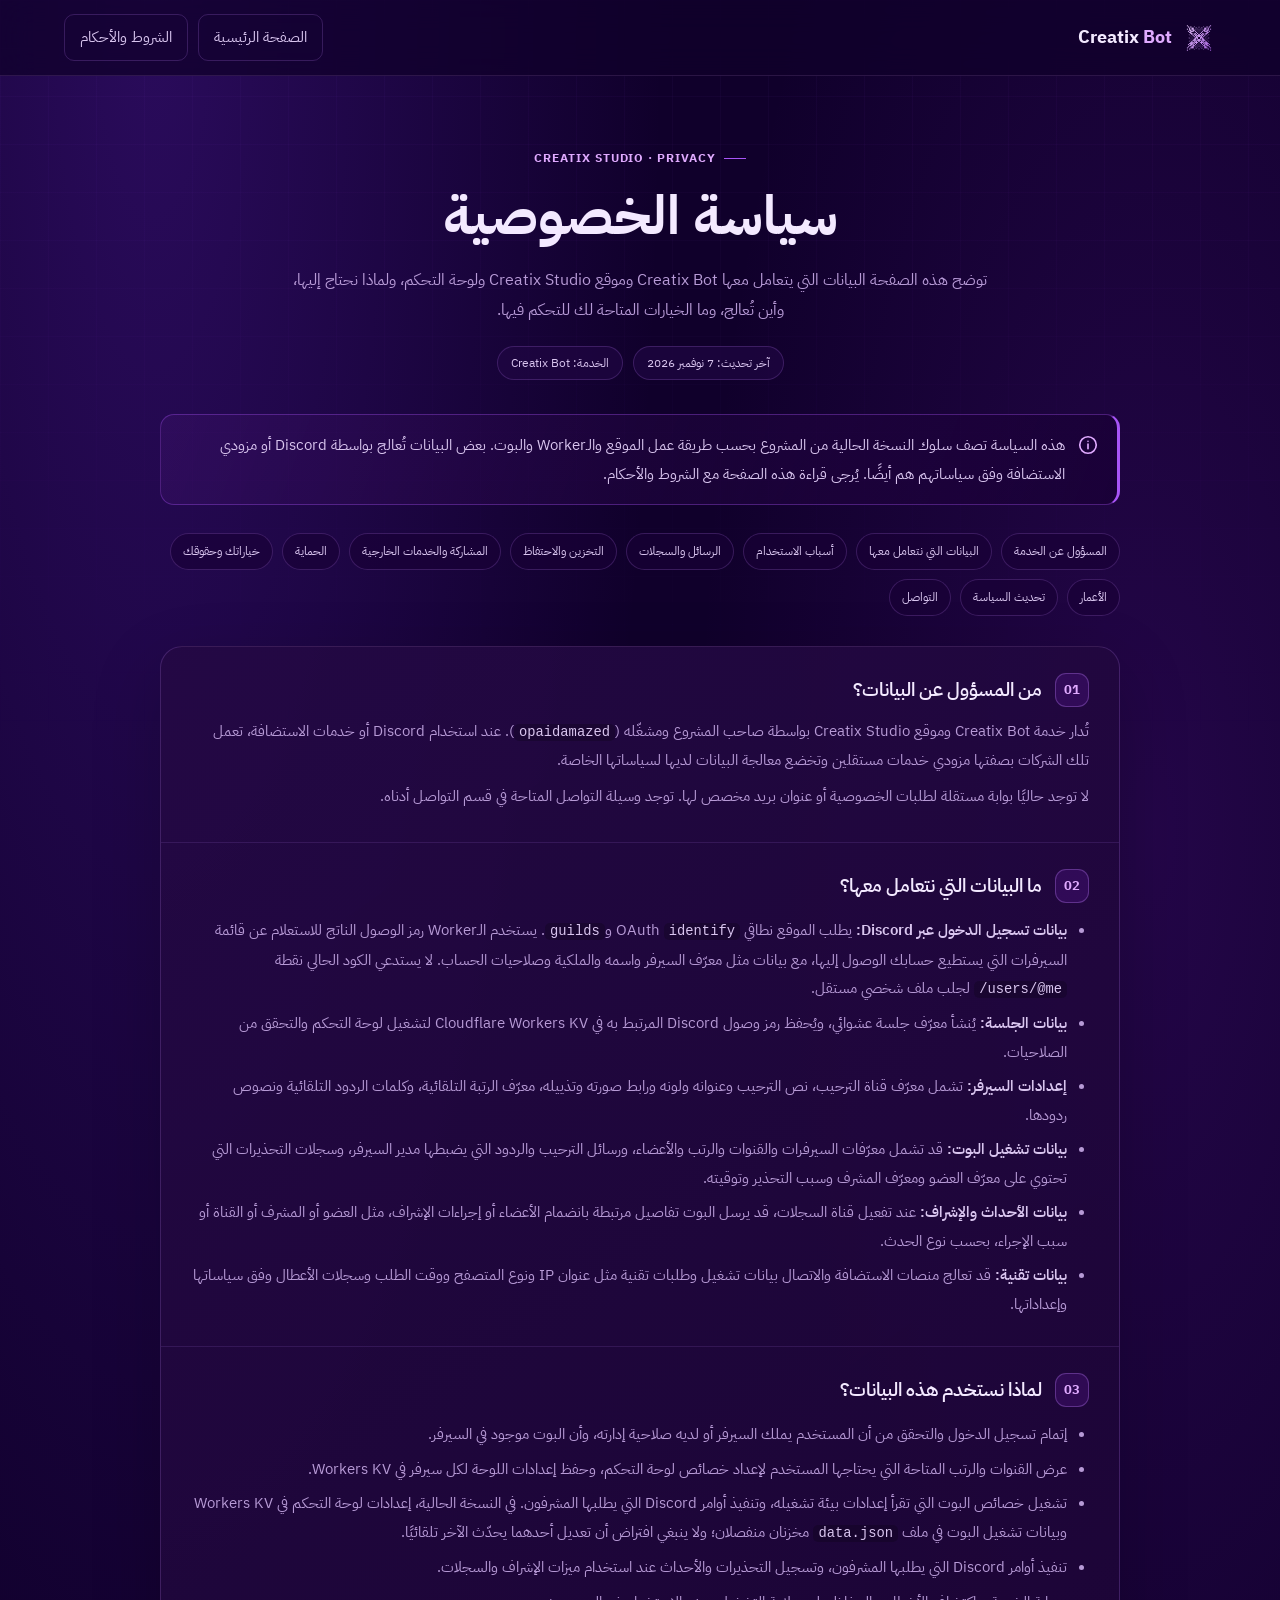
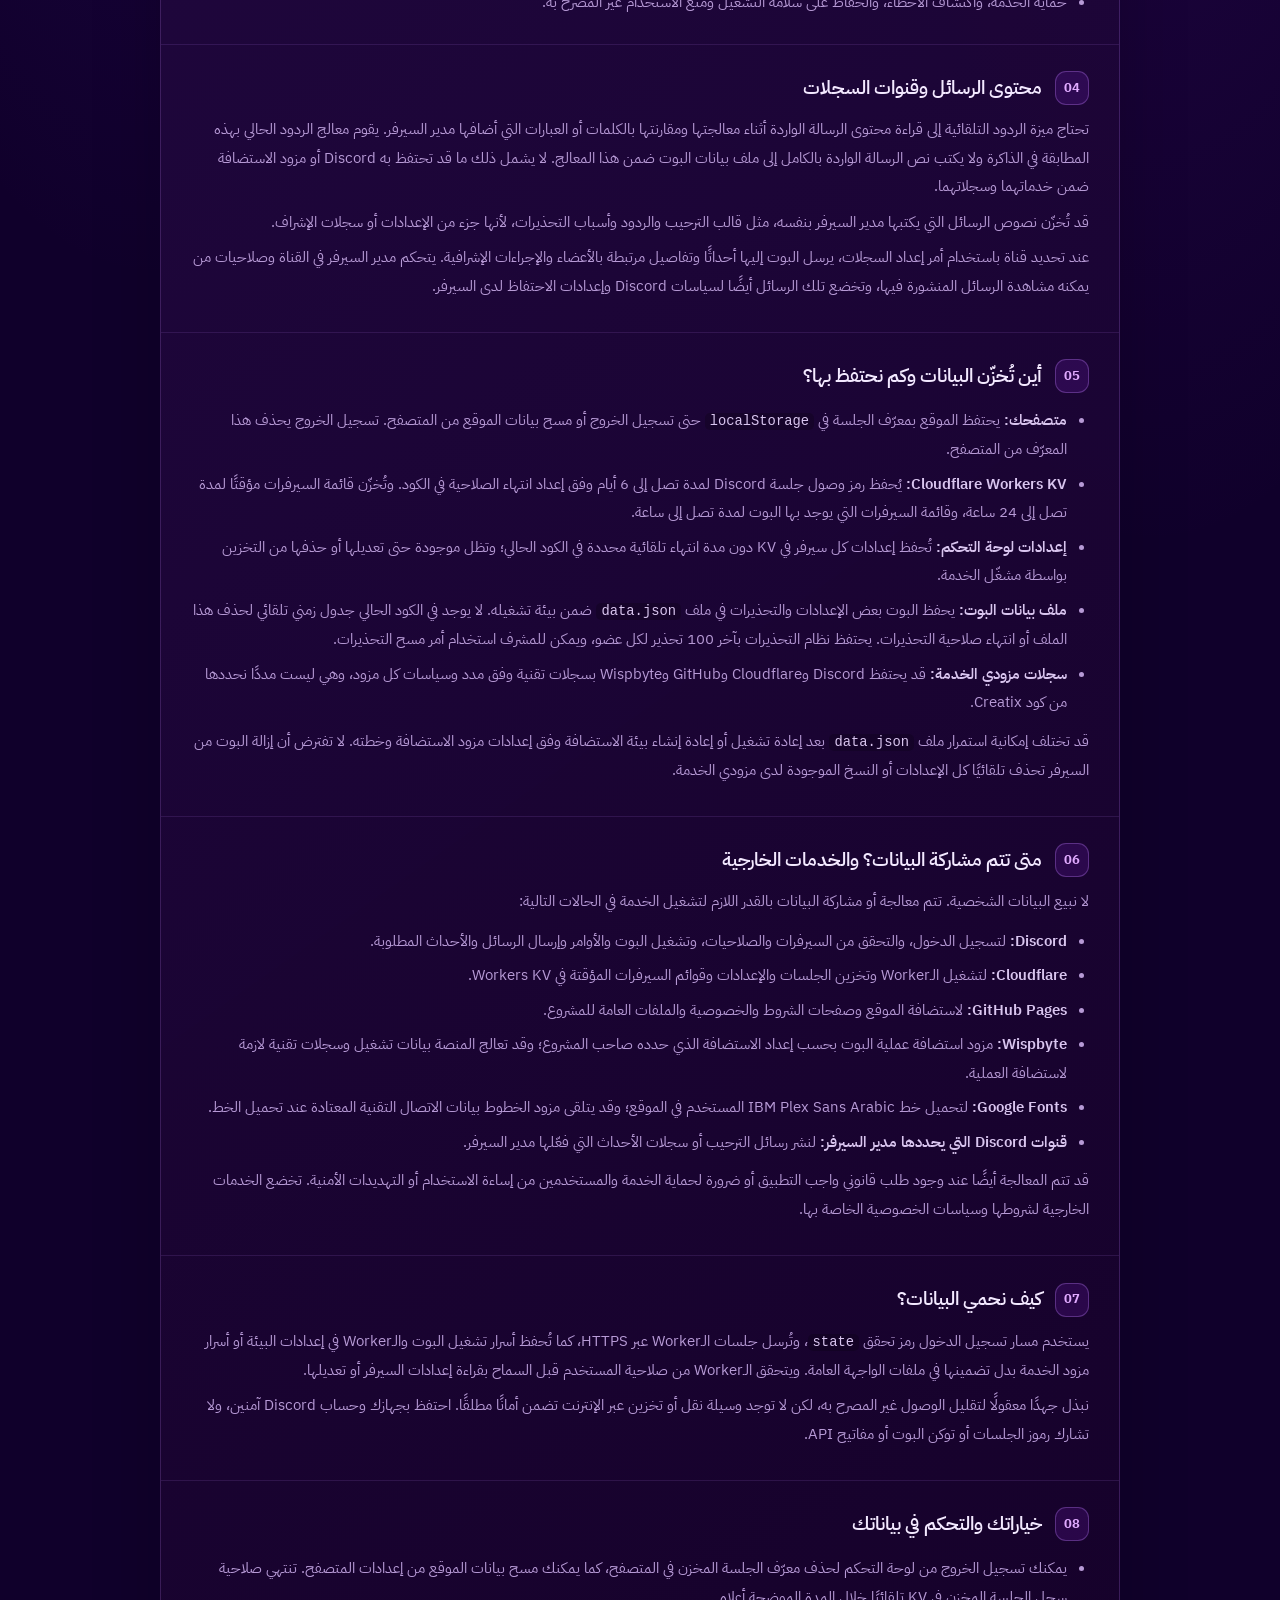
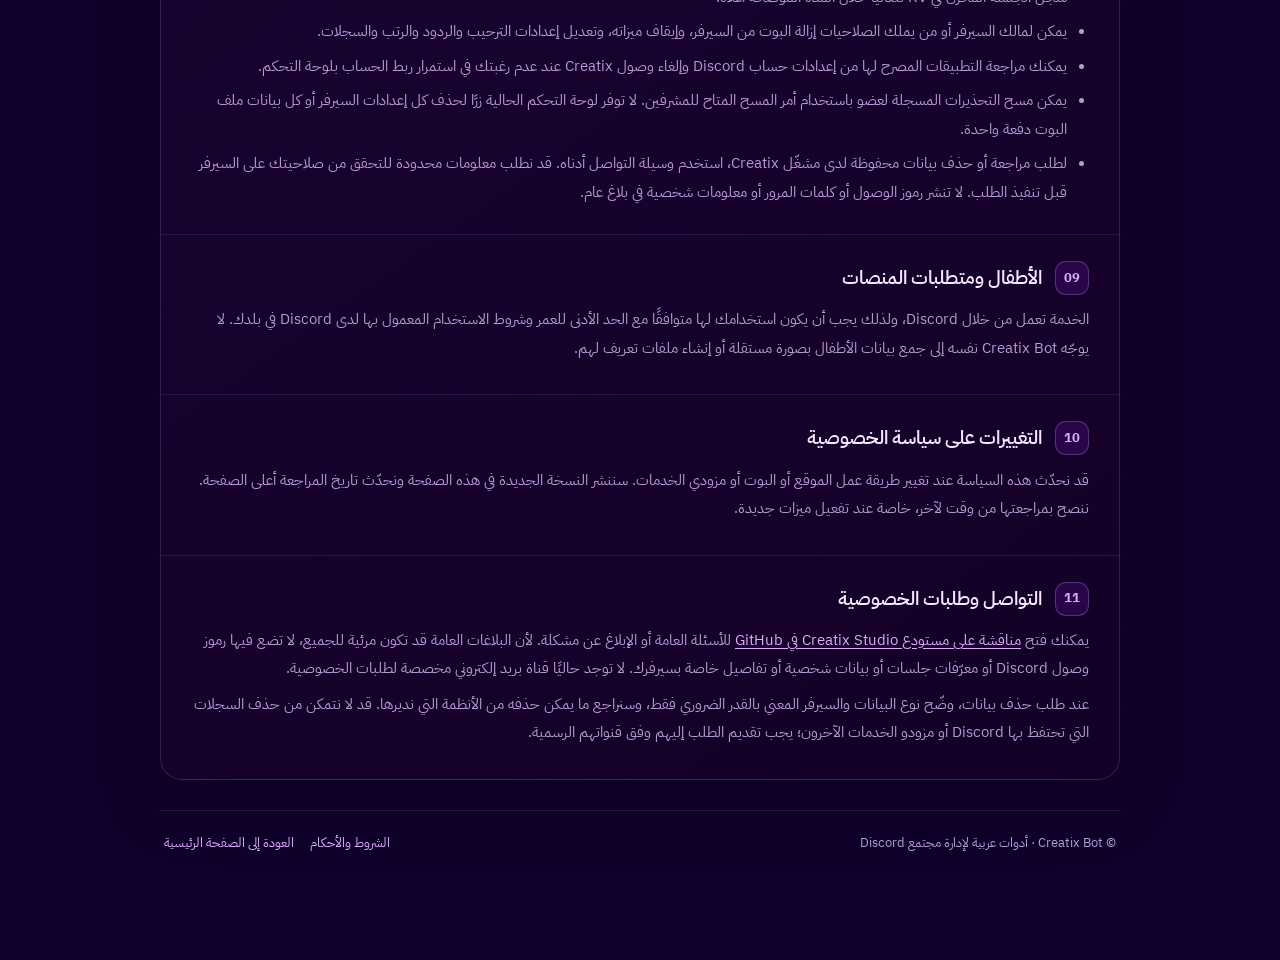
<file: privacy/index.html>
<!doctype html>
<html lang="ar" dir="rtl">
<head>
<meta charset="utf-8">
<meta name="viewport" content="width=device-width,initial-scale=1">
<title>سياسة الخصوصية | Creatix Bot</title>
<meta name="description" content="تعرف على البيانات التي يعالجها Creatix Bot وموقع Creatix Studio، وأسباب استخدامها وطرق التحكم فيها ومدة الاحتفاظ بها.">
<meta name="theme-color" content="#10002b">
<link rel="canonical" href="https://opaidamazed.github.io/creatix-studio/privacy">
<meta property="og:type" content="website">
<meta property="og:site_name" content="Creatix Studio">
<meta property="og:title" content="سياسة الخصوصية | Creatix Bot">
<meta property="og:description" content="كيف يتعامل Creatix Bot مع بيانات تسجيل الدخول والسيرفرات والإعدادات وسجلات الإشراف.">
<meta property="og:url" content="https://opaidamazed.github.io/creatix-studio/privacy">
<meta property="og:image" content="https://opaidamazed.github.io/creatix-studio/assets/creatix-og.jpg">
<meta name="twitter:card" content="summary_large_image">
<link rel="preconnect" href="https://fonts.googleapis.com">
<link rel="preconnect" href="https://fonts.gstatic.com" crossorigin>
<link href="https://fonts.googleapis.com/css2?family=IBM+Plex+Sans+Arabic:wght@400;500;600;700&display=swap" rel="stylesheet">
<style>
:root{color-scheme:dark;--bg:#10002b;--panel:#190036;--panel2:#210744;--line:rgba(192,132,252,.2);--accent:#a855f7;--accent2:#e0aaff;--text:#f3e9ff;--muted:#b79ad6;--soft:#d9c5ef}
*{box-sizing:border-box}
html{scroll-behavior:smooth;scroll-padding-top:100px}
body{margin:0;min-height:100vh;background:radial-gradient(ellipse at 12% 0%,rgba(109,40,217,.28),transparent 32%),radial-gradient(ellipse at 90% 20%,rgba(126,34,206,.18),transparent 28%),var(--bg);color:var(--text);font:15px/1.9 'IBM Plex Sans Arabic',Tahoma,system-ui,sans-serif}
body:before{content:"";position:fixed;inset:0;z-index:-1;pointer-events:none;background:linear-gradient(rgba(168,85,247,.045) 1px,transparent 1px) 0 0/48px 48px,linear-gradient(90deg,rgba(168,85,247,.045) 1px,transparent 1px) 0 0/48px 48px;mask-image:linear-gradient(#000,transparent 85%)}
a{color:inherit;text-decoration:none}
a:focus-visible{outline:2px solid var(--accent2);outline-offset:4px;border-radius:8px}
.site-nav{height:76px;display:flex;align-items:center;justify-content:space-between;gap:16px;padding:0 max(5vw,22px);border-bottom:1px solid rgba(224,170,255,.12);background:rgba(16,0,43,.75);backdrop-filter:blur(16px)}
.logo{display:inline-flex;align-items:center;gap:10px;font-weight:700;font-size:18px}
.logo-mark{width:34px;height:34px;display:inline-block;background:linear-gradient(130deg,#f0d7ff,#9d4edd);mask:url(../assets/CREATIX.png) center/contain no-repeat;-webkit-mask:url(../assets/CREATIX.png) center/contain no-repeat}
.logo b{color:var(--accent2)}
.nav-actions{display:flex;align-items:center;gap:10px;flex-wrap:wrap}
.nav-link{padding:8px 15px;border:1px solid var(--line);border-radius:10px;color:var(--soft);transition:.2s ease}
.nav-link:hover{border-color:var(--accent);background:rgba(168,85,247,.1);color:#fff}
.wrap{width:min(960px,calc(100% - 36px));margin:0 auto;padding:64px 0 90px}
.hero{text-align:center;margin-bottom:34px}
.eyebrow{display:inline-flex;align-items:center;gap:8px;color:var(--accent2);font-size:12px;font-weight:700;letter-spacing:.08em}
.eyebrow:before{content:"";width:22px;height:1px;background:var(--accent)}
h1{font-size:clamp(34px,6vw,54px);line-height:1.35;margin:10px 0 12px;font-weight:700}
.hero p{max-width:720px;margin:0 auto;color:var(--muted);font-size:16px}
.meta{display:flex;justify-content:center;gap:10px;flex-wrap:wrap;margin-top:20px}
.meta span{border:1px solid var(--line);background:rgba(33,7,68,.65);border-radius:999px;padding:5px 13px;color:var(--soft);font-size:12px}
.notice{display:flex;gap:12px;align-items:flex-start;margin:28px 0;padding:16px 18px;border:1px solid rgba(168,85,247,.35);border-right:3px solid var(--accent);border-radius:14px;background:linear-gradient(110deg,rgba(88,28,135,.2),rgba(25,0,54,.78))}
.notice svg{width:22px;height:22px;flex:none;color:var(--accent2);margin-top:3px}
.notice p{margin:0;color:var(--soft)}
.toc{display:flex;flex-wrap:wrap;gap:9px;margin:24px 0 30px}
.toc a{font-size:12px;color:var(--soft);border:1px solid var(--line);border-radius:999px;padding:6px 12px;background:rgba(25,0,54,.65);transition:.2s}
.toc a:hover{background:rgba(168,85,247,.16);border-color:var(--accent)}
.policy-card{border:1px solid var(--line);border-radius:22px;background:linear-gradient(145deg,rgba(36,9,68,.9),rgba(20,0,38,.92));box-shadow:0 24px 70px rgba(0,0,0,.18);overflow:hidden}
.policy-section{padding:25px 30px;border-bottom:1px solid rgba(192,132,252,.13);scroll-margin-top:100px}
.policy-section:last-child{border-bottom:0}
.section-head{display:flex;align-items:center;gap:13px;margin-bottom:9px}
.num{width:34px;height:34px;display:grid;place-items:center;flex:none;border:1px solid rgba(192,132,252,.32);border-radius:11px;background:rgba(126,34,206,.18);color:var(--accent2);font-size:13px;font-weight:700}
h2{margin:0;font-size:19px;font-weight:600}
.policy-section p{margin:7px 0;color:var(--muted)}
.policy-section ul{margin:8px 0 0;padding-right:22px;color:var(--muted)}
.policy-section li{padding:3px 0}
.policy-section strong{color:var(--soft);font-weight:600}
.policy-section a.inline{color:var(--accent2);text-decoration:underline;text-underline-offset:3px}
.inline-code{direction:ltr;unicode-bidi:embed;font-family:ui-monospace,monospace;font-size:.92em;color:var(--soft);background:rgba(0,0,0,.2);padding:1px 5px;border-radius:5px}
.footer{display:flex;justify-content:space-between;align-items:center;gap:18px;flex-wrap:wrap;margin-top:30px;padding:20px 4px;border-top:1px solid rgba(224,170,255,.12);color:var(--muted);font-size:13px}
.footer-links{display:flex;gap:16px;flex-wrap:wrap}
.footer a{color:var(--accent2)}
@media(max-width:620px){.site-nav{height:auto;min-height:66px;padding:12px 18px}.nav-link{padding:7px 10px;font-size:12px}.wrap{width:min(100% - 26px,960px);padding:46px 0 58px}.hero p{font-size:14px}.policy-section{padding:21px 17px}.section-head{align-items:flex-start}h2{font-size:17px}.notice{padding:13px}.footer{justify-content:center;text-align:center}.footer-links{justify-content:center}}
@media(prefers-reduced-motion:reduce){html{scroll-behavior:auto}*,*:before,*:after{transition:none!important}}
</style>
</head>
<body>
<header class="site-nav">
  <a class="logo" href="../" aria-label="Creatix Bot - الصفحة الرئيسية"><span class="logo-mark" aria-hidden="true"></span><span>Creatix <b>Bot</b></span></a>
  <nav class="nav-actions" aria-label="التنقل الرئيسي">
    <a class="nav-link" href="../">الصفحة الرئيسية</a>
    <a class="nav-link" href="../terms">الشروط والأحكام</a>
  </nav>
</header>

<main class="wrap">
  <section class="hero" aria-labelledby="page-title">
    <span class="eyebrow">CREATIX STUDIO · PRIVACY</span>
    <h1 id="page-title">سياسة الخصوصية</h1>
    <p>توضح هذه الصفحة البيانات التي يتعامل معها Creatix Bot وموقع Creatix Studio ولوحة التحكم، ولماذا نحتاج إليها، وأين تُعالج، وما الخيارات المتاحة لك للتحكم فيها.</p>
    <div class="meta"><span>آخر تحديث: 7 نوفمبر 2026</span><span>الخدمة: Creatix Bot</span></div>
  </section>

  <div class="notice" role="note">
    <svg viewBox="0 0 24 24" fill="none" stroke="currentColor" stroke-width="1.8" stroke-linecap="round" stroke-linejoin="round" aria-hidden="true"><circle cx="12" cy="12" r="9"/><path d="M12 11v5M12 8h.01"/></svg>
    <p>هذه السياسة تصف سلوك النسخة الحالية من المشروع بحسب طريقة عمل الموقع والـWorker والبوت. بعض البيانات تُعالج بواسطة Discord أو مزودي الاستضافة وفق سياساتهم هم أيضًا. يُرجى قراءة هذه الصفحة مع <a class="inline" href="../terms">الشروط والأحكام</a>.</p>
  </div>

  <nav class="toc" aria-label="محتويات سياسة الخصوصية">
    <a href="#controller">المسؤول عن الخدمة</a><a href="#data">البيانات التي نتعامل معها</a><a href="#purpose">أسباب الاستخدام</a><a href="#messages">الرسائل والسجلات</a><a href="#storage">التخزين والاحتفاظ</a><a href="#sharing">المشاركة والخدمات الخارجية</a><a href="#security">الحماية</a><a href="#choices">خياراتك وحقوقك</a><a href="#children">الأعمار</a><a href="#changes">تحديث السياسة</a><a href="#contact">التواصل</a>
  </nav>

  <div class="policy-card">
    <section class="policy-section" id="controller">
      <div class="section-head"><span class="num">01</span><h2>من المسؤول عن البيانات؟</h2></div>
      <p>تُدار خدمة Creatix Bot وموقع Creatix Studio بواسطة صاحب المشروع ومشغّله (<span class="inline-code">opaidamazed</span>). عند استخدام Discord أو خدمات الاستضافة، تعمل تلك الشركات بصفتها مزودي خدمات مستقلين وتخضع معالجة البيانات لديها لسياساتها الخاصة.</p>
      <p>لا توجد حاليًا بوابة مستقلة لطلبات الخصوصية أو عنوان بريد مخصص لها. توجد وسيلة التواصل المتاحة في قسم التواصل أدناه.</p>
    </section>

    <section class="policy-section" id="data">
      <div class="section-head"><span class="num">02</span><h2>ما البيانات التي نتعامل معها؟</h2></div>
      <ul>
        <li><strong>بيانات تسجيل الدخول عبر Discord:</strong> يطلب الموقع نطاقي OAuth <span class="inline-code">identify</span> و<span class="inline-code">guilds</span>. يستخدم الـWorker رمز الوصول الناتج للاستعلام عن قائمة السيرفرات التي يستطيع حسابك الوصول إليها، مع بيانات مثل معرّف السيرفر واسمه والملكية وصلاحيات الحساب. لا يستدعي الكود الحالي نقطة <span class="inline-code">/users/@me</span> لجلب ملف شخصي مستقل.</li>
        <li><strong>بيانات الجلسة:</strong> يُنشأ معرّف جلسة عشوائي، ويُحفظ رمز وصول Discord المرتبط به في Cloudflare Workers KV لتشغيل لوحة التحكم والتحقق من الصلاحيات.</li>
        <li><strong>إعدادات السيرفر:</strong> تشمل معرّف قناة الترحيب، نص الترحيب وعنوانه ولونه ورابط صورته وتذييله، معرّف الرتبة التلقائية، وكلمات الردود التلقائية ونصوص ردودها.</li>
        <li><strong>بيانات تشغيل البوت:</strong> قد تشمل معرّفات السيرفرات والقنوات والرتب والأعضاء، ورسائل الترحيب والردود التي يضبطها مدير السيرفر، وسجلات التحذيرات التي تحتوي على معرّف العضو ومعرّف المشرف وسبب التحذير وتوقيته.</li>
        <li><strong>بيانات الأحداث والإشراف:</strong> عند تفعيل قناة السجلات، قد يرسل البوت تفاصيل مرتبطة بانضمام الأعضاء أو إجراءات الإشراف، مثل العضو أو المشرف أو القناة أو سبب الإجراء، بحسب نوع الحدث.</li>
        <li><strong>بيانات تقنية:</strong> قد تعالج منصات الاستضافة والاتصال بيانات تشغيل وطلبات تقنية مثل عنوان IP ونوع المتصفح ووقت الطلب وسجلات الأعطال وفق سياساتها وإعداداتها.</li>
      </ul>
    </section>

    <section class="policy-section" id="purpose">
      <div class="section-head"><span class="num">03</span><h2>لماذا نستخدم هذه البيانات؟</h2></div>
      <ul>
        <li>إتمام تسجيل الدخول والتحقق من أن المستخدم يملك السيرفر أو لديه صلاحية إدارته، وأن البوت موجود في السيرفر.</li>
        <li>عرض القنوات والرتب المتاحة التي يحتاجها المستخدم لإعداد خصائص لوحة التحكم، وحفظ إعدادات اللوحة لكل سيرفر في Workers KV.</li>
        <li>تشغيل خصائص البوت التي تقرأ إعدادات بيئة تشغيله، وتنفيذ أوامر Discord التي يطلبها المشرفون. في النسخة الحالية، إعدادات لوحة التحكم في Workers KV وبيانات تشغيل البوت في ملف <span class="inline-code">data.json</span> مخزنان منفصلان؛ ولا ينبغي افتراض أن تعديل أحدهما يحدّث الآخر تلقائيًا.</li>
        <li>تنفيذ أوامر Discord التي يطلبها المشرفون، وتسجيل التحذيرات والأحداث عند استخدام ميزات الإشراف والسجلات.</li>
        <li>حماية الخدمة، واكتشاف الأخطاء، والحفاظ على سلامة التشغيل ومنع الاستخدام غير المصرح به.</li>
      </ul>
    </section>

    <section class="policy-section" id="messages">
      <div class="section-head"><span class="num">04</span><h2>محتوى الرسائل وقنوات السجلات</h2></div>
      <p>تحتاج ميزة الردود التلقائية إلى قراءة محتوى الرسالة الواردة أثناء معالجتها ومقارنتها بالكلمات أو العبارات التي أضافها مدير السيرفر. يقوم معالج الردود الحالي بهذه المطابقة في الذاكرة ولا يكتب نص الرسالة الواردة بالكامل إلى ملف بيانات البوت ضمن هذا المعالج. لا يشمل ذلك ما قد تحتفظ به Discord أو مزود الاستضافة ضمن خدماتهما وسجلاتهما.</p>
      <p>قد تُخزّن نصوص الرسائل التي يكتبها مدير السيرفر بنفسه، مثل قالب الترحيب والردود وأسباب التحذيرات، لأنها جزء من الإعدادات أو سجلات الإشراف.</p>
      <p>عند تحديد قناة باستخدام أمر إعداد السجلات، يرسل البوت إليها أحداثًا وتفاصيل مرتبطة بالأعضاء والإجراءات الإشرافية. يتحكم مدير السيرفر في القناة وصلاحيات من يمكنه مشاهدة الرسائل المنشورة فيها، وتخضع تلك الرسائل أيضًا لسياسات Discord وإعدادات الاحتفاظ لدى السيرفر.</p>
    </section>

    <section class="policy-section" id="storage">
      <div class="section-head"><span class="num">05</span><h2>أين تُخزّن البيانات وكم نحتفظ بها؟</h2></div>
      <ul>
        <li><strong>متصفحك:</strong> يحتفظ الموقع بمعرّف الجلسة في <span class="inline-code">localStorage</span> حتى تسجيل الخروج أو مسح بيانات الموقع من المتصفح. تسجيل الخروج يحذف هذا المعرّف من المتصفح.</li>
        <li><strong>Cloudflare Workers KV:</strong> يُحفظ رمز وصول جلسة Discord لمدة تصل إلى 6 أيام وفق إعداد انتهاء الصلاحية في الكود. وتُخزّن قائمة السيرفرات مؤقتًا لمدة تصل إلى 24 ساعة، وقائمة السيرفرات التي يوجد بها البوت لمدة تصل إلى ساعة.</li>
        <li><strong>إعدادات لوحة التحكم:</strong> تُحفظ إعدادات كل سيرفر في KV دون مدة انتهاء تلقائية محددة في الكود الحالي؛ وتظل موجودة حتى تعديلها أو حذفها من التخزين بواسطة مشغّل الخدمة.</li>
        <li><strong>ملف بيانات البوت:</strong> يحفظ البوت بعض الإعدادات والتحذيرات في ملف <span class="inline-code">data.json</span> ضمن بيئة تشغيله. لا يوجد في الكود الحالي جدول زمني تلقائي لحذف هذا الملف أو انتهاء صلاحية التحذيرات. يحتفظ نظام التحذيرات بآخر 100 تحذير لكل عضو، ويمكن للمشرف استخدام أمر مسح التحذيرات.</li>
        <li><strong>سجلات مزودي الخدمة:</strong> قد يحتفظ Discord وCloudflare وGitHub وWispbyte بسجلات تقنية وفق مدد وسياسات كل مزود، وهي ليست مددًا نحددها من كود Creatix.</li>
      </ul>
      <p>قد تختلف إمكانية استمرار ملف <span class="inline-code">data.json</span> بعد إعادة تشغيل أو إعادة إنشاء بيئة الاستضافة وفق إعدادات مزود الاستضافة وخطته. لا تفترض أن إزالة البوت من السيرفر تحذف تلقائيًا كل الإعدادات أو النسخ الموجودة لدى مزودي الخدمة.</p>
    </section>

    <section class="policy-section" id="sharing">
      <div class="section-head"><span class="num">06</span><h2>متى تتم مشاركة البيانات؟ والخدمات الخارجية</h2></div>
      <p>لا نبيع البيانات الشخصية. تتم معالجة أو مشاركة البيانات بالقدر اللازم لتشغيل الخدمة في الحالات التالية:</p>
      <ul>
        <li><strong>Discord:</strong> لتسجيل الدخول، والتحقق من السيرفرات والصلاحيات، وتشغيل البوت والأوامر وإرسال الرسائل والأحداث المطلوبة.</li>
        <li><strong>Cloudflare:</strong> لتشغيل الـWorker وتخزين الجلسات والإعدادات وقوائم السيرفرات المؤقتة في Workers KV.</li>
        <li><strong>GitHub Pages:</strong> لاستضافة الموقع وصفحات الشروط والخصوصية والملفات العامة للمشروع.</li>
        <li><strong>Wispbyte:</strong> مزود استضافة عملية البوت بحسب إعداد الاستضافة الذي حدده صاحب المشروع؛ وقد تعالج المنصة بيانات تشغيل وسجلات تقنية لازمة لاستضافة العملية.</li>
        <li><strong>Google Fonts:</strong> لتحميل خط IBM Plex Sans Arabic المستخدم في الموقع؛ وقد يتلقى مزود الخطوط بيانات الاتصال التقنية المعتادة عند تحميل الخط.</li>
        <li><strong>قنوات Discord التي يحددها مدير السيرفر:</strong> لنشر رسائل الترحيب أو سجلات الأحداث التي فعّلها مدير السيرفر.</li>
      </ul>
      <p>قد تتم المعالجة أيضًا عند وجود طلب قانوني واجب التطبيق أو ضرورة لحماية الخدمة والمستخدمين من إساءة الاستخدام أو التهديدات الأمنية. تخضع الخدمات الخارجية لشروطها وسياسات الخصوصية الخاصة بها.</p>
    </section>

    <section class="policy-section" id="security">
      <div class="section-head"><span class="num">07</span><h2>كيف نحمي البيانات؟</h2></div>
      <p>يستخدم مسار تسجيل الدخول رمز تحقق <span class="inline-code">state</span>، وتُرسل جلسات الـWorker عبر HTTPS، كما تُحفظ أسرار تشغيل البوت والـWorker في إعدادات البيئة أو أسرار مزود الخدمة بدل تضمينها في ملفات الواجهة العامة. ويتحقق الـWorker من صلاحية المستخدم قبل السماح بقراءة إعدادات السيرفر أو تعديلها.</p>
      <p>نبذل جهدًا معقولًا لتقليل الوصول غير المصرح به، لكن لا توجد وسيلة نقل أو تخزين عبر الإنترنت تضمن أمانًا مطلقًا. احتفظ بجهازك وحساب Discord آمنين، ولا تشارك رموز الجلسات أو توكن البوت أو مفاتيح API.</p>
    </section>

    <section class="policy-section" id="choices">
      <div class="section-head"><span class="num">08</span><h2>خياراتك والتحكم في بياناتك</h2></div>
      <ul>
        <li>يمكنك تسجيل الخروج من لوحة التحكم لحذف معرّف الجلسة المخزن في المتصفح، كما يمكنك مسح بيانات الموقع من إعدادات المتصفح. تنتهي صلاحية سجل الجلسة المخزن في KV تلقائيًا خلال المدة الموضحة أعلاه.</li>
        <li>يمكن لمالك السيرفر أو من يملك الصلاحيات إزالة البوت من السيرفر، وإيقاف ميزاته، وتعديل إعدادات الترحيب والردود والرتب والسجلات.</li>
        <li>يمكنك مراجعة التطبيقات المصرح لها من إعدادات حساب Discord وإلغاء وصول Creatix عند عدم رغبتك في استمرار ربط الحساب بلوحة التحكم.</li>
        <li>يمكن مسح التحذيرات المسجلة لعضو باستخدام أمر المسح المتاح للمشرفين. لا توفر لوحة التحكم الحالية زرًا لحذف كل إعدادات السيرفر أو كل بيانات ملف البوت دفعة واحدة.</li>
        <li>لطلب مراجعة أو حذف بيانات محفوظة لدى مشغّل Creatix، استخدم وسيلة التواصل أدناه. قد نطلب معلومات محدودة للتحقق من صلاحيتك على السيرفر قبل تنفيذ الطلب. لا تنشر رموز الوصول أو كلمات المرور أو معلومات شخصية في بلاغ عام.</li>
      </ul>
    </section>

    <section class="policy-section" id="children">
      <div class="section-head"><span class="num">09</span><h2>الأطفال ومتطلبات المنصات</h2></div>
      <p>الخدمة تعمل من خلال Discord، ولذلك يجب أن يكون استخدامك لها متوافقًا مع الحد الأدنى للعمر وشروط الاستخدام المعمول بها لدى Discord في بلدك. لا يوجّه Creatix Bot نفسه إلى جمع بيانات الأطفال بصورة مستقلة أو إنشاء ملفات تعريف لهم.</p>
    </section>

    <section class="policy-section" id="changes">
      <div class="section-head"><span class="num">10</span><h2>التغييرات على سياسة الخصوصية</h2></div>
      <p>قد نحدّث هذه السياسة عند تغيير طريقة عمل الموقع أو البوت أو مزودي الخدمات. سننشر النسخة الجديدة في هذه الصفحة ونحدّث تاريخ المراجعة أعلى الصفحة. ننصح بمراجعتها من وقت لآخر، خاصة عند تفعيل ميزات جديدة.</p>
    </section>

    <section class="policy-section" id="contact">
      <div class="section-head"><span class="num">11</span><h2>التواصل وطلبات الخصوصية</h2></div>
      <p>يمكنك فتح <a class="inline" href="https://github.com/opaidamazed/creatix-studio/issues" target="_blank" rel="noopener noreferrer">مناقشة على مستودع Creatix Studio في GitHub</a> للأسئلة العامة أو الإبلاغ عن مشكلة. لأن البلاغات العامة قد تكون مرئية للجميع، لا تضع فيها رموز وصول Discord أو معرّفات جلسات أو بيانات شخصية أو تفاصيل خاصة بسيرفرك. لا توجد حاليًا قناة بريد إلكتروني مخصصة لطلبات الخصوصية.</p>
      <p>عند طلب حذف بيانات، وضّح نوع البيانات والسيرفر المعني بالقدر الضروري فقط، وسنراجع ما يمكن حذفه من الأنظمة التي نديرها. قد لا نتمكن من حذف السجلات التي تحتفظ بها Discord أو مزودو الخدمات الآخرون؛ يجب تقديم الطلب إليهم وفق قنواتهم الرسمية.</p>
    </section>
  </div>

  <footer class="footer">
    <span>© Creatix Bot · أدوات عربية لإدارة مجتمع Discord</span>
    <div class="footer-links"><a href="../terms">الشروط والأحكام</a><a href="../">العودة إلى الصفحة الرئيسية</a></div>
  </footer>
</main>
</body>
</html>
</file>
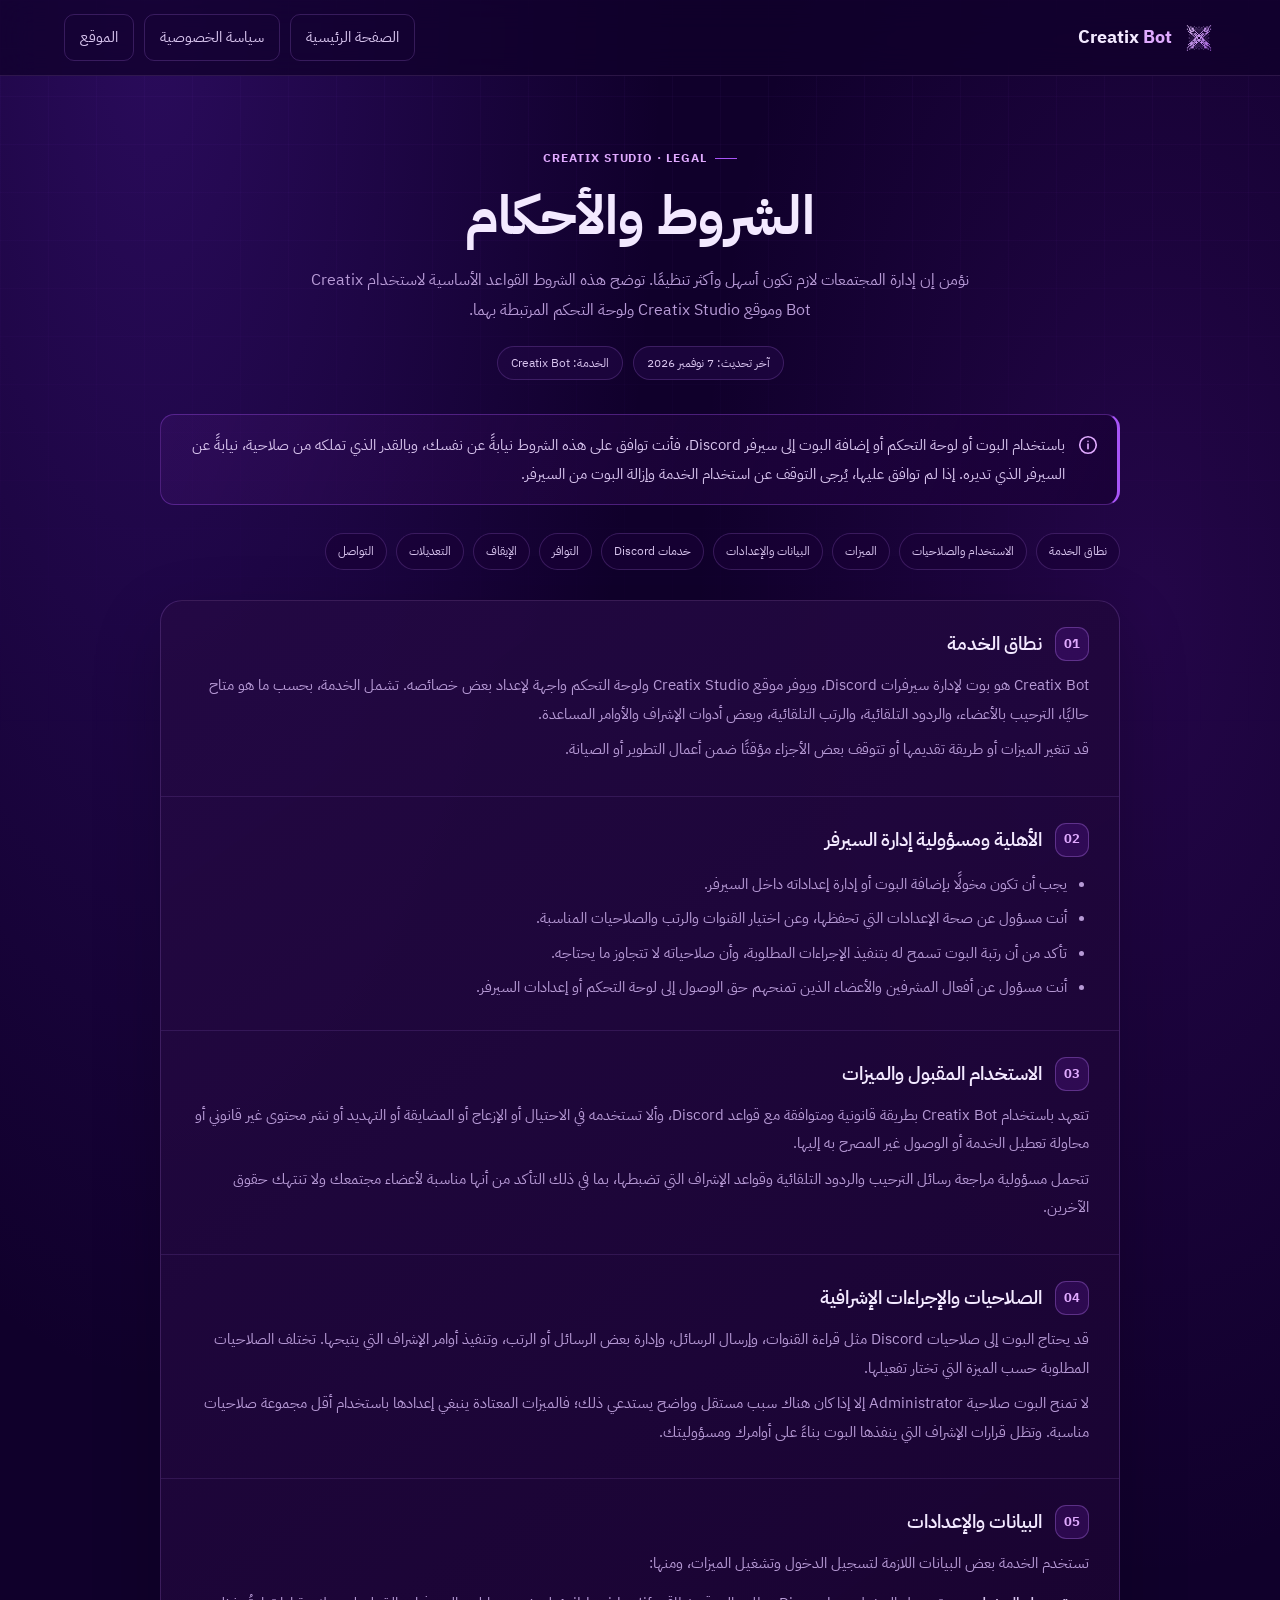
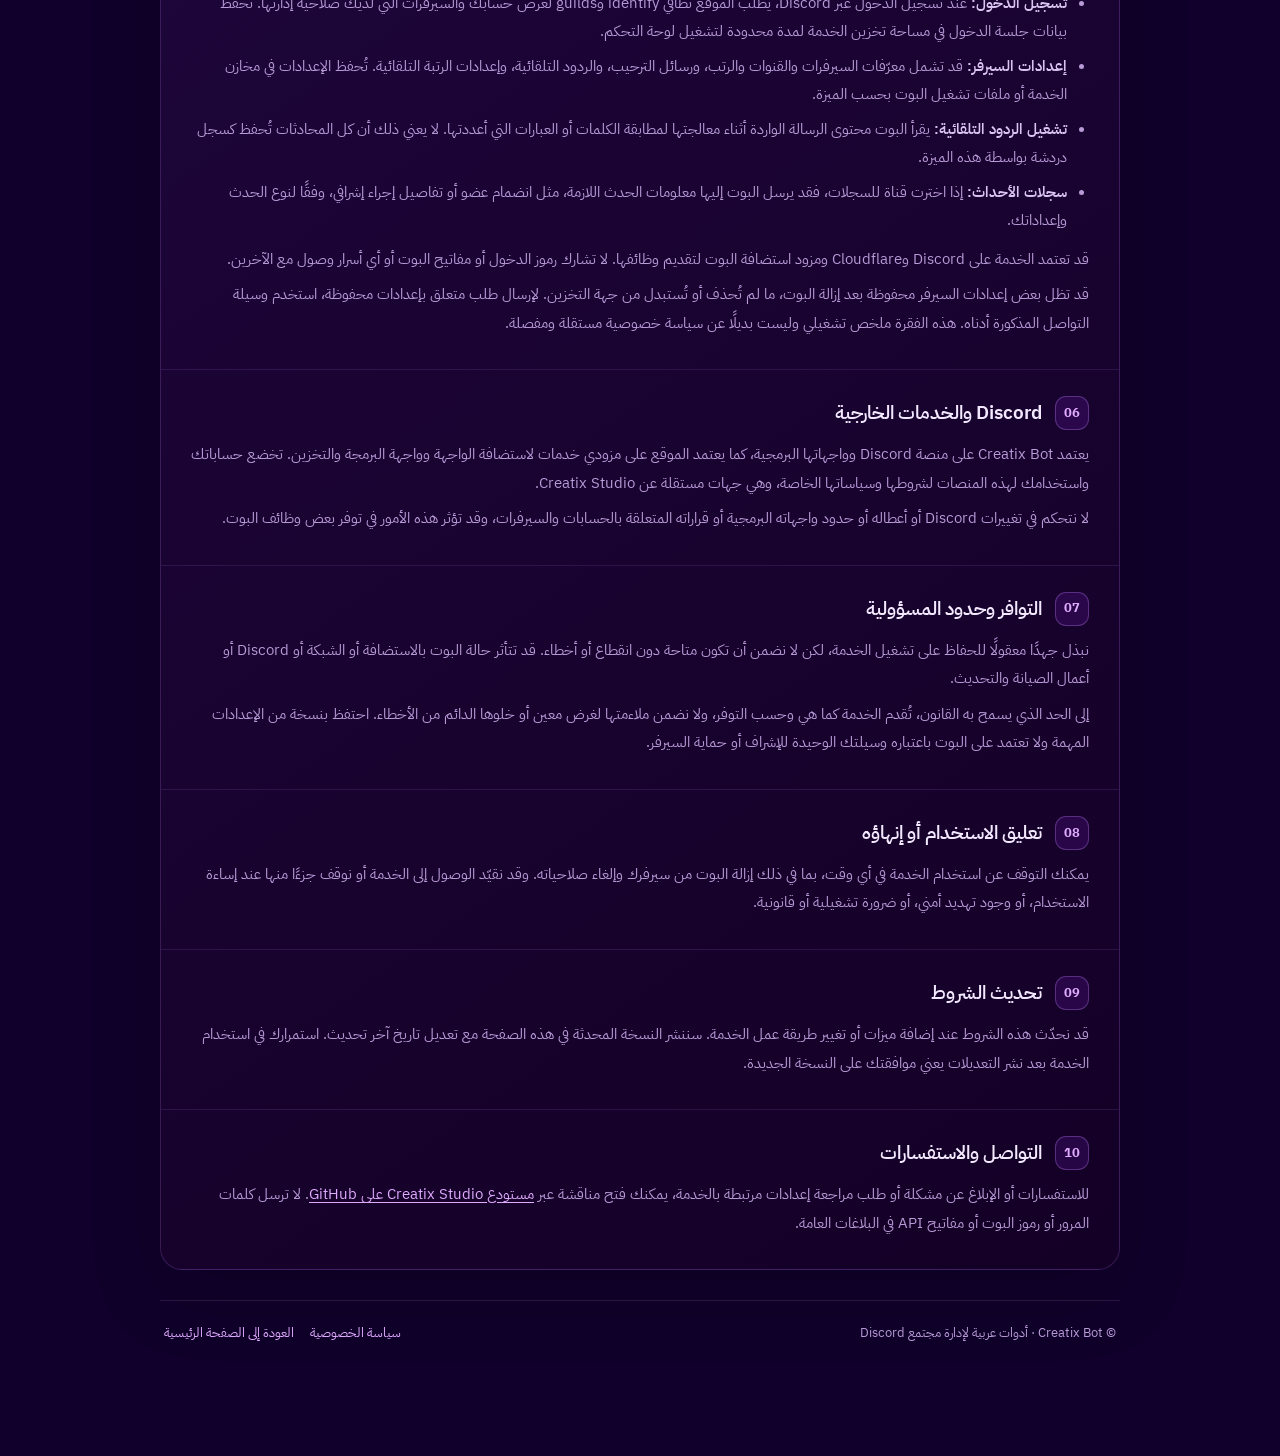
<file: terms/index.html>
<!doctype html>
<html lang="ar" dir="rtl">
<head>
<meta charset="utf-8">
<meta name="viewport" content="width=device-width,initial-scale=1">
<title>الشروط والأحكام | Creatix Bot</title>
<meta name="description" content="الشروط والأحكام الخاصة باستخدام Creatix Bot وموقع Creatix Studio ولوحة التحكم.">
<meta name="theme-color" content="#10002b">
<link rel="canonical" href="https://opaidamazed.github.io/creatix-studio/terms">
<meta property="og:type" content="website">
<meta property="og:site_name" content="Creatix Studio">
<meta property="og:title" content="الشروط والأحكام | Creatix Bot">
<meta property="og:description" content="راجع شروط استخدام Creatix Bot وموقع Creatix Studio ولوحة التحكم.">
<meta property="og:url" content="https://opaidamazed.github.io/creatix-studio/terms">
<meta property="og:image" content="https://opaidamazed.github.io/creatix-studio/assets/creatix-og.jpg">
<meta name="twitter:card" content="summary_large_image">
<link rel="preconnect" href="https://fonts.googleapis.com">
<link rel="preconnect" href="https://fonts.gstatic.com" crossorigin>
<link href="https://fonts.googleapis.com/css2?family=IBM+Plex+Sans+Arabic:wght@400;500;600;700&display=swap" rel="stylesheet">
<style>
:root{color-scheme:dark;--bg:#10002b;--panel:#190036;--panel2:#210744;--line:rgba(192,132,252,.2);--accent:#a855f7;--accent2:#e0aaff;--text:#f3e9ff;--muted:#b79ad6;--soft:#d9c5ef}
*{box-sizing:border-box}
html{scroll-behavior:smooth;scroll-padding-top:100px}
body{margin:0;min-height:100vh;background:radial-gradient(ellipse at 12% 0%,rgba(109,40,217,.28),transparent 32%),radial-gradient(ellipse at 90% 20%,rgba(126,34,206,.18),transparent 28%),var(--bg);color:var(--text);font:15px/1.9 'IBM Plex Sans Arabic',Tahoma,system-ui,sans-serif}
body:before{content:"";position:fixed;inset:0;z-index:-1;pointer-events:none;background:linear-gradient(rgba(168,85,247,.045) 1px,transparent 1px) 0 0/48px 48px,linear-gradient(90deg,rgba(168,85,247,.045) 1px,transparent 1px) 0 0/48px 48px;mask-image:linear-gradient(#000,transparent 85%)}
a{color:inherit;text-decoration:none}
a:focus-visible{outline:2px solid var(--accent2);outline-offset:4px;border-radius:8px}
.site-nav{height:76px;display:flex;align-items:center;justify-content:space-between;gap:16px;padding:0 max(5vw,22px);border-bottom:1px solid rgba(224,170,255,.12);background:rgba(16,0,43,.75);backdrop-filter:blur(16px)}
.logo{display:inline-flex;align-items:center;gap:10px;font-weight:700;font-size:18px}
.logo-mark{width:34px;height:34px;display:inline-block;background:linear-gradient(130deg,#f0d7ff,#9d4edd);mask:url(../assets/CREATIX.png) center/contain no-repeat;-webkit-mask:url(../assets/CREATIX.png) center/contain no-repeat}
.logo b{color:var(--accent2)}
.nav-actions{display:flex;align-items:center;gap:10px}
.nav-link,.back-link{padding:8px 15px;border:1px solid var(--line);border-radius:10px;color:var(--soft);transition:.2s ease}
.nav-link:hover,.back-link:hover{border-color:var(--accent);background:rgba(168,85,247,.1);color:#fff}
.wrap{width:min(960px,calc(100% - 36px));margin:0 auto;padding:64px 0 90px}
.hero{text-align:center;margin-bottom:34px}
.eyebrow{display:inline-flex;align-items:center;gap:8px;color:var(--accent2);font-size:12px;font-weight:700;letter-spacing:.08em}
.eyebrow:before{content:"";width:22px;height:1px;background:var(--accent)}
h1{font-size:clamp(34px,6vw,54px);line-height:1.35;margin:10px 0 12px;font-weight:700}
.hero p{max-width:680px;margin:0 auto;color:var(--muted);font-size:16px}
.meta{display:flex;justify-content:center;gap:10px;flex-wrap:wrap;margin-top:20px}
.meta span{border:1px solid var(--line);background:rgba(33,7,68,.65);border-radius:999px;padding:5px 13px;color:var(--soft);font-size:12px}
.notice{display:flex;gap:12px;align-items:flex-start;margin:28px 0;padding:16px 18px;border:1px solid rgba(168,85,247,.35);border-right:3px solid var(--accent);border-radius:14px;background:linear-gradient(110deg,rgba(88,28,135,.2),rgba(25,0,54,.78))}
.notice svg{width:22px;height:22px;flex:none;color:var(--accent2);margin-top:3px}
.notice p{margin:0;color:var(--soft)}
.toc{display:flex;flex-wrap:wrap;gap:9px;margin:24px 0 30px}
.toc a{font-size:12px;color:var(--soft);border:1px solid var(--line);border-radius:999px;padding:6px 12px;background:rgba(25,0,54,.65);transition:.2s}
.toc a:hover{background:rgba(168,85,247,.16);border-color:var(--accent)}
.terms-card{border:1px solid var(--line);border-radius:22px;background:linear-gradient(145deg,rgba(36,9,68,.9),rgba(20,0,38,.92));box-shadow:0 24px 70px rgba(0,0,0,.18);overflow:hidden}
.term{padding:25px 30px;border-bottom:1px solid rgba(192,132,252,.13);scroll-margin-top:100px}
.term:last-child{border-bottom:0}
.term-head{display:flex;align-items:center;gap:13px;margin-bottom:9px}
.num{width:34px;height:34px;display:grid;place-items:center;flex:none;border:1px solid rgba(192,132,252,.32);border-radius:11px;background:rgba(126,34,206,.18);color:var(--accent2);font-size:13px;font-weight:700}
h2{margin:0;font-size:19px;font-weight:600}
.term p{margin:7px 0;color:var(--muted)}
.term ul{margin:8px 0 0;padding-right:22px;color:var(--muted)}
.term li{padding:3px 0}
.term strong{color:var(--soft);font-weight:600}
.term a.inline{color:var(--accent2);text-decoration:underline;text-underline-offset:3px}
.footer{display:flex;justify-content:space-between;align-items:center;gap:18px;flex-wrap:wrap;margin-top:30px;padding:20px 4px;border-top:1px solid rgba(224,170,255,.12);color:var(--muted);font-size:13px}
.footer a{color:var(--accent2)}
.footer-links{display:flex;gap:16px;flex-wrap:wrap}
@media(max-width:620px){.site-nav{height:66px;padding:0 18px}.nav-link{padding:7px 10px;font-size:12px}.wrap{width:min(100% - 26px,960px);padding:46px 0 58px}.hero p{font-size:14px}.term{padding:21px 17px}.term-head{align-items:flex-start}h2{font-size:17px}.notice{padding:13px}.footer{justify-content:center;text-align:center}}
@media(prefers-reduced-motion:reduce){html{scroll-behavior:auto}*,*:before,*:after{transition:none!important}}
</style>
</head>
<body>
<header class="site-nav">
  <a class="logo" href="../" aria-label="Creatix Bot - الصفحة الرئيسية"><span class="logo-mark" aria-hidden="true"></span><span>Creatix <b>Bot</b></span></a>
  <nav class="nav-actions" aria-label="التنقل الرئيسي">
    <a class="nav-link" href="../">الصفحة الرئيسية</a>
    <a class="nav-link" href="../privacy">سياسة الخصوصية</a>
    <a class="nav-link" href="../#land">الموقع</a>
  </nav>
</header>

<main class="wrap">
  <section class="hero" aria-labelledby="page-title">
    <span class="eyebrow">CREATIX STUDIO · LEGAL</span>
    <h1 id="page-title">الشروط والأحكام</h1>
    <p>نؤمن إن إدارة المجتمعات لازم تكون أسهل وأكثر تنظيمًا. توضح هذه الشروط القواعد الأساسية لاستخدام Creatix Bot وموقع Creatix Studio ولوحة التحكم المرتبطة بهما.</p>
    <div class="meta"><span>آخر تحديث: 7 نوفمبر 2026</span><span>الخدمة: Creatix Bot</span></div>
  </section>

  <div class="notice" role="note">
    <svg viewBox="0 0 24 24" fill="none" stroke="currentColor" stroke-width="1.8" stroke-linecap="round" stroke-linejoin="round" aria-hidden="true"><circle cx="12" cy="12" r="9"/><path d="M12 11v5M12 8h.01"/></svg>
    <p>باستخدام البوت أو لوحة التحكم أو إضافة البوت إلى سيرفر Discord، فأنت توافق على هذه الشروط نيابةً عن نفسك، وبالقدر الذي تملكه من صلاحية، نيابةً عن السيرفر الذي تديره. إذا لم توافق عليها، يُرجى التوقف عن استخدام الخدمة وإزالة البوت من السيرفر.</p>
  </div>

  <nav class="toc" aria-label="محتويات الشروط">
    <a href="#scope">نطاق الخدمة</a><a href="#eligibility">الاستخدام والصلاحيات</a><a href="#features">الميزات</a><a href="#data">البيانات والإعدادات</a><a href="#discord">خدمات Discord</a><a href="#availability">التوافر</a><a href="#suspension">الإيقاف</a><a href="#changes">التعديلات</a><a href="#contact">التواصل</a>
  </nav>

  <div class="terms-card">
    <section class="term" id="scope">
      <div class="term-head"><span class="num">01</span><h2>نطاق الخدمة</h2></div>
      <p>Creatix Bot هو بوت لإدارة سيرفرات Discord، ويوفر موقع Creatix Studio ولوحة التحكم واجهة لإعداد بعض خصائصه. تشمل الخدمة، بحسب ما هو متاح حاليًا، الترحيب بالأعضاء، والردود التلقائية، والرتب التلقائية، وبعض أدوات الإشراف والأوامر المساعدة.</p>
      <p>قد تتغير الميزات أو طريقة تقديمها أو تتوقف بعض الأجزاء مؤقتًا ضمن أعمال التطوير أو الصيانة.</p>
    </section>

    <section class="term" id="eligibility">
      <div class="term-head"><span class="num">02</span><h2>الأهلية ومسؤولية إدارة السيرفر</h2></div>
      <ul>
        <li>يجب أن تكون مخولًا بإضافة البوت أو إدارة إعداداته داخل السيرفر.</li>
        <li>أنت مسؤول عن صحة الإعدادات التي تحفظها، وعن اختيار القنوات والرتب والصلاحيات المناسبة.</li>
        <li>تأكد من أن رتبة البوت تسمح له بتنفيذ الإجراءات المطلوبة، وأن صلاحياته لا تتجاوز ما يحتاجه.</li>
        <li>أنت مسؤول عن أفعال المشرفين والأعضاء الذين تمنحهم حق الوصول إلى لوحة التحكم أو إعدادات السيرفر.</li>
      </ul>
    </section>

    <section class="term" id="features">
      <div class="term-head"><span class="num">03</span><h2>الاستخدام المقبول والميزات</h2></div>
      <p>تتعهد باستخدام Creatix Bot بطريقة قانونية ومتوافقة مع قواعد Discord، وألا تستخدمه في الاحتيال أو الإزعاج أو المضايقة أو التهديد أو نشر محتوى غير قانوني أو محاولة تعطيل الخدمة أو الوصول غير المصرح به إليها.</p>
      <p>تتحمل مسؤولية مراجعة رسائل الترحيب والردود التلقائية وقواعد الإشراف التي تضبطها، بما في ذلك التأكد من أنها مناسبة لأعضاء مجتمعك ولا تنتهك حقوق الآخرين.</p>
    </section>

    <section class="term" id="permissions">
      <div class="term-head"><span class="num">04</span><h2>الصلاحيات والإجراءات الإشرافية</h2></div>
      <p>قد يحتاج البوت إلى صلاحيات Discord مثل قراءة القنوات، وإرسال الرسائل، وإدارة بعض الرسائل أو الرتب، وتنفيذ أوامر الإشراف التي يتيحها. تختلف الصلاحيات المطلوبة حسب الميزة التي تختار تفعيلها.</p>
      <p>لا تمنح البوت صلاحية Administrator إلا إذا كان هناك سبب مستقل وواضح يستدعي ذلك؛ فالميزات المعتادة ينبغي إعدادها باستخدام أقل مجموعة صلاحيات مناسبة. وتظل قرارات الإشراف التي ينفذها البوت بناءً على أوامرك ومسؤوليتك.</p>
    </section>

    <section class="term" id="data">
      <div class="term-head"><span class="num">05</span><h2>البيانات والإعدادات</h2></div>
      <p>تستخدم الخدمة بعض البيانات اللازمة لتسجيل الدخول وتشغيل الميزات، ومنها:</p>
      <ul>
        <li><strong>تسجيل الدخول:</strong> عند تسجيل الدخول عبر Discord، يطلب الموقع نطاقي <span dir="ltr">identify</span> و<span dir="ltr">guilds</span> لعرض حسابك والسيرفرات التي لديك صلاحية إدارتها. تُحفظ بيانات جلسة الدخول في مساحة تخزين الخدمة لمدة محدودة لتشغيل لوحة التحكم.</li>
        <li><strong>إعدادات السيرفر:</strong> قد تشمل معرّفات السيرفرات والقنوات والرتب، ورسائل الترحيب، والردود التلقائية، وإعدادات الرتبة التلقائية. تُحفظ الإعدادات في مخازن الخدمة أو ملفات تشغيل البوت بحسب الميزة.</li>
        <li><strong>تشغيل الردود التلقائية:</strong> يقرأ البوت محتوى الرسالة الواردة أثناء معالجتها لمطابقة الكلمات أو العبارات التي أعددتها. لا يعني ذلك أن كل المحادثات تُحفظ كسجل دردشة بواسطة هذه الميزة.</li>
        <li><strong>سجلات الأحداث:</strong> إذا اخترت قناة للسجلات، فقد يرسل البوت إليها معلومات الحدث اللازمة، مثل انضمام عضو أو تفاصيل إجراء إشرافي، وفقًا لنوع الحدث وإعداداتك.</li>
      </ul>
      <p>قد تعتمد الخدمة على Discord وCloudflare ومزود استضافة البوت لتقديم وظائفها. لا تشارك رموز الدخول أو مفاتيح البوت أو أي أسرار وصول مع الآخرين.</p>
      <p>قد تظل بعض إعدادات السيرفر محفوظة بعد إزالة البوت، ما لم تُحذف أو تُستبدل من جهة التخزين. لإرسال طلب متعلق بإعدادات محفوظة، استخدم وسيلة التواصل المذكورة أدناه. هذه الفقرة ملخص تشغيلي وليست بديلًا عن سياسة خصوصية مستقلة ومفصلة.</p>
    </section>

    <section class="term" id="discord">
      <div class="term-head"><span class="num">06</span><h2>Discord والخدمات الخارجية</h2></div>
      <p>يعتمد Creatix Bot على منصة Discord وواجهاتها البرمجية، كما يعتمد الموقع على مزودي خدمات لاستضافة الواجهة وواجهة البرمجة والتخزين. تخضع حساباتك واستخدامك لهذه المنصات لشروطها وسياساتها الخاصة، وهي جهات مستقلة عن Creatix Studio.</p>
      <p>لا نتحكم في تغييرات Discord أو أعطاله أو حدود واجهاته البرمجية أو قراراته المتعلقة بالحسابات والسيرفرات، وقد تؤثر هذه الأمور في توفر بعض وظائف البوت.</p>
    </section>

    <section class="term" id="availability">
      <div class="term-head"><span class="num">07</span><h2>التوافر وحدود المسؤولية</h2></div>
      <p>نبذل جهدًا معقولًا للحفاظ على تشغيل الخدمة، لكن لا نضمن أن تكون متاحة دون انقطاع أو أخطاء. قد تتأثر حالة البوت بالاستضافة أو الشبكة أو Discord أو أعمال الصيانة والتحديث.</p>
      <p>إلى الحد الذي يسمح به القانون، تُقدم الخدمة كما هي وحسب التوفر، ولا نضمن ملاءمتها لغرض معين أو خلوها الدائم من الأخطاء. احتفظ بنسخة من الإعدادات المهمة ولا تعتمد على البوت باعتباره وسيلتك الوحيدة للإشراف أو حماية السيرفر.</p>
    </section>

    <section class="term" id="suspension">
      <div class="term-head"><span class="num">08</span><h2>تعليق الاستخدام أو إنهاؤه</h2></div>
      <p>يمكنك التوقف عن استخدام الخدمة في أي وقت، بما في ذلك إزالة البوت من سيرفرك وإلغاء صلاحياته. وقد نقيّد الوصول إلى الخدمة أو نوقف جزءًا منها عند إساءة الاستخدام، أو وجود تهديد أمني، أو ضرورة تشغيلية أو قانونية.</p>
    </section>

    <section class="term" id="changes">
      <div class="term-head"><span class="num">09</span><h2>تحديث الشروط</h2></div>
      <p>قد نحدّث هذه الشروط عند إضافة ميزات أو تغيير طريقة عمل الخدمة. سننشر النسخة المحدثة في هذه الصفحة مع تعديل تاريخ آخر تحديث. استمرارك في استخدام الخدمة بعد نشر التعديلات يعني موافقتك على النسخة الجديدة.</p>
    </section>

    <section class="term" id="contact">
      <div class="term-head"><span class="num">10</span><h2>التواصل والاستفسارات</h2></div>
      <p>للاستفسارات أو الإبلاغ عن مشكلة أو طلب مراجعة إعدادات مرتبطة بالخدمة، يمكنك فتح مناقشة عبر <a class="inline" href="https://github.com/opaidamazed/creatix-studio/issues" target="_blank" rel="noopener noreferrer">مستودع Creatix Studio على GitHub</a>. لا ترسل كلمات المرور أو رموز البوت أو مفاتيح API في البلاغات العامة.</p>
    </section>
  </div>

  <footer class="footer">
    <span>© Creatix Bot · أدوات عربية لإدارة مجتمع Discord</span>
    <span class="footer-links"><a href="../privacy">سياسة الخصوصية</a><a href="../">العودة إلى الصفحة الرئيسية</a></span>
  </footer>
</main>
</body>
</html>
</file>
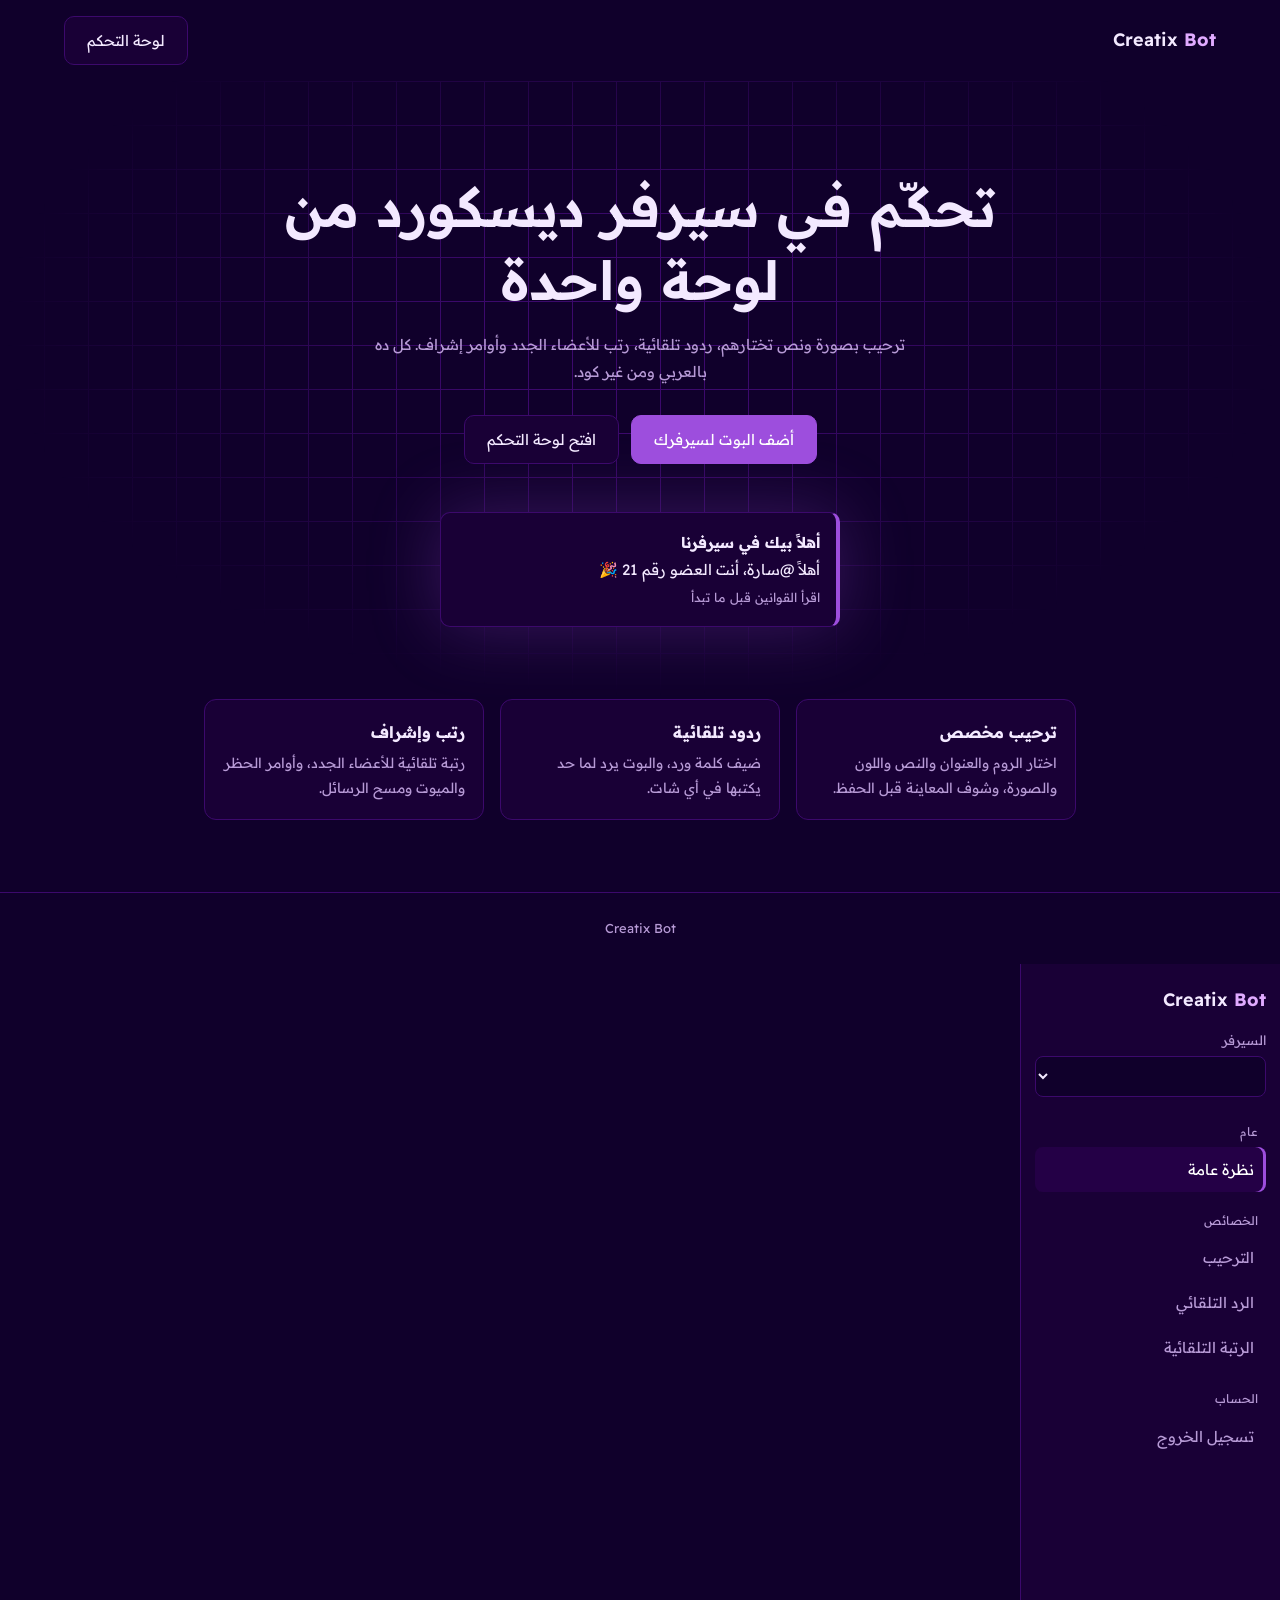
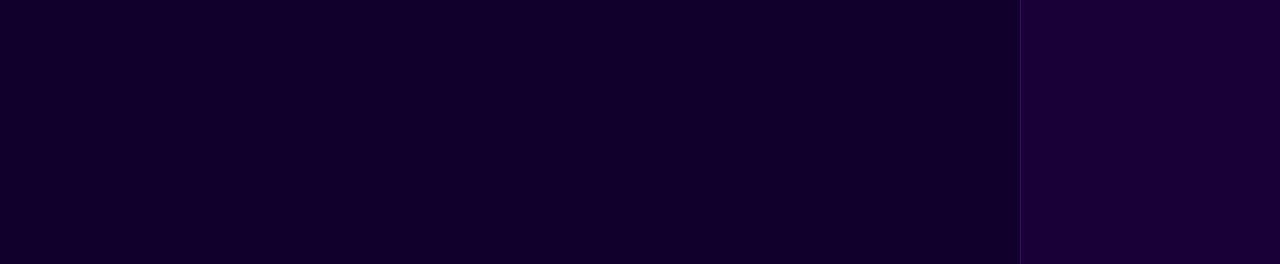
<file: index (14).html>
<!doctype html>
<html lang="ar" dir="rtl">
<meta charset="utf-8">
<meta name="viewport" content="width=device-width,initial-scale=1">
<title>Creatix Bot</title>
<link rel="preconnect" href="https://fonts.googleapis.com">
<link href="https://fonts.googleapis.com/css2?family=Readex+Pro:wght@400;600&display=swap" rel="stylesheet">
<style>
:root{--bg:#10002b;--pn:#190036;--bd:#3c096c;--ac:#9d4edd;--hi:#e0aaff;--tx:#f3e9ff;--mu:#b79ad6}
*{box-sizing:border-box}
body{margin:0;font:15px/1.8 'Readex Pro',Tahoma,system-ui,sans-serif;background:var(--bg);color:var(--tx)}
a{color:inherit;text-decoration:none}
:focus-visible{outline:2px solid var(--hi);outline-offset:2px}
.btn{display:inline-block;border:1px solid var(--bd);background:var(--pn);color:var(--tx);padding:10px 22px;border-radius:10px;cursor:pointer;font:inherit}
.btn.p{background:var(--ac);border-color:var(--ac);color:#fff}
.top{display:flex;justify-content:space-between;align-items:center;padding:16px 5vw}
.logo{font-weight:600;font-size:18px}.logo b{color:var(--hi)}
.hero{position:relative;isolation:isolate;text-align:center;padding:10vh 5vw 8vh}
.hero::before{content:"";position:absolute;inset:0;z-index:-1;background:linear-gradient(var(--bd) 1px,transparent 1px) 0 0/44px 44px,linear-gradient(90deg,var(--bd) 1px,transparent 1px) 0 0/44px 44px;-webkit-mask-image:radial-gradient(ellipse at 50% 40%,#000 20%,transparent 70%);mask-image:radial-gradient(ellipse at 50% 40%,#000 20%,transparent 70%)}
h1{font-size:clamp(30px,6vw,54px);line-height:1.35;font-weight:600;margin:0 auto 14px;max-width:760px}
.lead{color:var(--mu);max-width:560px;margin:0 auto 26px}
.hero .btn{margin:4px}
.emb{max-width:400px;margin:44px auto 0;text-align:start;background:var(--pn);border:1px solid var(--bd);border-inline-start:4px solid var(--ac);border-radius:10px;padding:16px;box-shadow:0 0 70px rgba(157,78,221,.28)}
.emb small{color:var(--mu)}
.g3{display:grid;grid-template-columns:repeat(auto-fit,minmax(240px,1fr));gap:16px;max-width:1000px;margin:0 auto;padding:0 5vw 8vh}
.card{background:var(--pn);border:1px solid var(--bd);border-radius:12px;padding:18px;color:inherit;font:inherit;text-align:start}
.card h3{margin:0 0 4px;font-size:16px}.card p{margin:0;color:var(--mu);font-size:14px}
footer{text-align:center;color:var(--mu);padding:24px;border-top:1px solid var(--bd);font-size:13px}
.dash{display:grid;grid-template-columns:260px 1fr;min-height:100vh}
.sb{background:var(--pn);border-inline-end:1px solid var(--bd);padding:20px 14px;position:sticky;top:0;height:100vh;overflow:auto}
.sb h4{color:var(--mu);font-size:12px;font-weight:400;margin:18px 8px 4px}
.nv{display:block;width:100%;text-align:start;background:none;border:0;color:var(--mu);font:inherit;padding:9px 12px;border-radius:8px;cursor:pointer}
.nv:hover{background:#240046}.nv.on{background:#240046;color:#fff;box-shadow:inset -3px 0 var(--ac)}
.main{padding:28px 5vw;max-width:860px;width:100%}
.main h2{font-size:22px;margin:0 0 4px}.sub{color:var(--mu);margin:0 0 18px}
label{display:block;margin:12px 0 4px;color:var(--mu);font-size:13px}
input,select,textarea{width:100%;padding:9px 11px;border-radius:8px;border:1px solid var(--bd);background:var(--bg);color:var(--tx);font:inherit}
textarea{min-height:90px}.sb select{margin-bottom:6px}
input[type=checkbox]{width:auto;margin-inline-end:6px}
.row{display:flex;gap:8px;margin-bottom:8px}.row input{flex:1}
.pv{border-inline-start:4px solid var(--ac);background:var(--pn);border-radius:8px;padding:12px;margin:14px 0}
.pv div{white-space:pre-wrap}.pv img{max-width:100%;border-radius:8px;margin-top:8px}
.cs{display:grid;grid-template-columns:repeat(auto-fit,minmax(200px,1fr));gap:12px;margin-top:14px}
button.card{cursor:pointer}button.card:hover{border-color:var(--ac)}
@media(max-width:760px){.dash{grid-template-columns:1fr}.sb{position:static;height:auto}}
</style>

<div id="land">
<div class="top"><a class="logo" href="#/">Creatix <b>Bot</b></a><a class="btn" href="#/dashboard">لوحة التحكم</a></div>
<section class="hero">
<h1>تحكّم في سيرفر ديسكورد من لوحة واحدة</h1>
<p class="lead">ترحيب بصورة ونص تختارهم، ردود تلقائية، رتب للأعضاء الجدد وأوامر إشراف. كل ده بالعربي ومن غير كود.</p>
<a class="btn p inv">أضف البوت لسيرفرك</a> <a class="btn" href="#/dashboard">افتح لوحة التحكم</a>
<div class="emb"><b>أهلاً بيك في سيرفرنا</b><div>أهلاً @سارة، أنت العضو رقم 21 🎉</div><small>اقرأ القوانين قبل ما تبدأ</small></div>
</section>
<div class="g3">
<div class="card"><h3>ترحيب مخصص</h3><p>اختار الروم والعنوان والنص واللون والصورة، وشوف المعاينة قبل الحفظ.</p></div>
<div class="card"><h3>ردود تلقائية</h3><p>ضيف كلمة ورد، والبوت يرد لما حد يكتبها في أي شات.</p></div>
<div class="card"><h3>رتب وإشراف</h3><p>رتبة تلقائية للأعضاء الجدد، وأوامر الحظر والميوت ومسح الرسائل.</p></div>
</div>
<footer>Creatix Bot</footer>
</div>

<div id="dash" class="dash" hidden>
<aside class="sb">
<a class="logo" href="#/">Creatix <b>Bot</b></a>
<label for="g">السيرفر</label><select id="g"></select>
<h4>عام</h4><button class="nv" data-v="ov">نظرة عامة</button>
<h4>الخصائص</h4>
<button class="nv" data-v="wl">الترحيب</button>
<button class="nv" data-v="rp">الرد التلقائي</button>
<button class="nv" data-v="ar">الرتبة التلقائية</button>
<h4>الحساب</h4><button class="nv" id="out">تسجيل الخروج</button>
</aside>
<main class="main">
<div id="gate" class="card" hidden><p id="gt">سجّل دخولك بحساب Discord لإدارة سيرفراتك.</p><br><a class="btn p" id="lg">تسجيل الدخول</a> <a class="btn inv">أضف البوت</a></div>
<div id="panel" hidden>
<section data-s="ov"><h2>نظرة عامة</h2><p class="sub">اختار الخاصية اللي تحب تضبطها.</p>
<div class="cs">
<button class="card" data-v="wl"><h3>الترحيب</h3><p>رسالة وصورة للأعضاء الجدد</p></button>
<button class="card" data-v="rp"><h3>الرد التلقائي</h3><p>كلمات وردود جاهزة</p></button>
<button class="card" data-v="ar"><h3>الرتبة التلقائية</h3><p>رتبة تتضاف عند الدخول</p></button>
</div></section>
<section data-s="wl" hidden><h2>الترحيب</h2><p class="sub">الرسالة اللي بتظهر لما عضو جديد يدخل.</p>
<label><input id="won" type="checkbox">تفعيل الترحيب</label>
<label for="wch">الروم</label><select id="wch"></select>
<label for="wt">العنوان</label><input id="wt">
<label for="wx">النص (المتغيرات: {member} {server} {count})</label><textarea id="wx"></textarea>
<label for="wc">اللون</label><input id="wc" type="color">
<label for="wi">رابط الصورة (يبدأ بـ https)</label><input id="wi" placeholder="https://...">
<label for="wf">الفوتر</label><input id="wf">
<div class="pv" id="pv"></div>
<button class="btn p sv">حفظ</button> <span class="st"></span></section>
<section data-s="rp" hidden><h2>الرد التلقائي</h2><p class="sub">لما حد يكتب الكلمة، البوت يرد بالنص.</p>
<div id="rl"></div><button class="btn" id="ad">إضافة رد</button><br><br>
<button class="btn p sv">حفظ</button> <span class="st"></span></section>
<section data-s="ar" hidden><h2>الرتبة التلقائية</h2><p class="sub">رتبة البوت لازم تكون أعلى منها.</p>
<label for="ro">الرتبة</label><select id="ro"></select><br>
<button class="btn p sv">حفظ</button> <span class="st"></span></section>
</div>
</main>
</div>

<script>
const API='https://creatix-studio-bot.YOUR-SUBDOMAIN.workers.dev',CID='1567973220165095605';
const INV='https://discord.com/oauth2/authorize?client_id='+CID+'&permissions=1099780156422&scope=bot%20applications.commands';
const $=i=>document.getElementById(i),all=s=>document.querySelectorAll(s);
const esc=s=>String(s).replace(/[&<>"']/g,c=>'&#'+c.charCodeAt(0)+';');
const opt=(a,f)=>'<option value="">—</option>'+a.map(x=>'<option value="'+x.id+'">'+f(x)+'</option>').join('');
all('.inv').forEach(a=>{a.href=INV;a.target='_blank'});$('lg').href=API+'/login';
if(location.hash.startsWith('#sid=')){localStorage.sid=location.hash.slice(5);location.hash='#/dashboard'}
const api=async(u,o={})=>{const r=await fetch(API+u,{...o,headers:{authorization:'Bearer '+(localStorage.sid||''),'content-type':'application/json'}});
if(r.status==401){delete localStorage.sid;throw 401}return r.json()};
const gate=(on,t)=>{$('gate').hidden=!on;$('panel').hidden=on;if(t)$('gt').textContent=t};
let on=0;
function route(){const d=location.hash=='#/dashboard';$('land').hidden=d;$('dash').hidden=!d;if(d&&!on){on=1;start()}if(!d)on=0}
async function start(){if(!localStorage.sid)return gate(1);
try{const gs=await api('/api/guilds');
if(!gs.length)return gate(1,'مفيش سيرفر تديره والبوت موجود فيه. أضف البوت الأول.');
gate(0);$('g').innerHTML=gs.map(g=>'<option value="'+g.id+'">'+esc(g.name)+'</option>').join('');load()}catch(e){gate(1)}}
async function load(){const id=$('g').value;
const [m,c]=await Promise.all([api('/api/guilds/'+id+'/meta'),api('/api/guilds/'+id+'/config')]);
$('wch').innerHTML=opt(m.channels,x=>'#'+esc(x.name));$('ro').innerHTML=opt(m.roles,x=>esc(x.name));
const w=c.welcome;$('won').checked=w.on;$('wch').value=w.channel;$('wt').value=w.title;$('wx').value=w.text;$('wc').value=w.color;$('wi').value=w.image;$('wf').value=w.footer;$('ro').value=c.autorole;
$('rl').innerHTML='';c.replies.forEach(r=>add(r.k,r.v));pv()}
function add(k,v){const d=document.createElement('div');d.className='row';
d.innerHTML='<input class="k" placeholder="الكلمة"><input class="v" placeholder="الرد"><button class="btn" type="button">حذف</button>';
d.querySelector('.k').value=typeof k=='string'?k:'';d.querySelector('.v').value=typeof v=='string'?v:'';
d.querySelector('button').onclick=()=>d.remove();$('rl').appendChild(d)}
function pv(){const f=s=>esc(s).split('{member}').join('@العضو').split('{server}').join('السيرفر').split('{count}').join('21');
const p=$('pv');p.style.borderColor=$('wc').value;
p.innerHTML='<b>'+f($('wt').value)+'</b><div>'+f($('wx').value)+'</div>'+($('wi').value.startsWith('https://')?'<img src="'+esc($('wi').value)+'" alt="">':'')+'<small>'+f($('wf').value)+'</small>'}
['wt','wx','wc','wi','wf'].forEach(i=>$(i).addEventListener('input',pv));
function show(v){all('[data-s]').forEach(s=>s.hidden=s.dataset.s!=v);all('.nv[data-v]').forEach(b=>b.classList.toggle('on',b.dataset.v==v))}
all('[data-v]').forEach(b=>b.onclick=()=>show(b.dataset.v));show('ov');
$('ad').onclick=()=>add();$('g').onchange=load;
$('out').onclick=()=>{delete localStorage.sid;on=0;location.hash='#/'};
all('.sv').forEach(b=>b.onclick=async()=>{const body={welcome:{on:$('won').checked,channel:$('wch').value,title:$('wt').value,text:$('wx').value,color:$('wc').value,image:$('wi').value,footer:$('wf').value},autorole:$('ro').value,
replies:[...all('#rl .row')].map(r=>({k:r.querySelector('.k').value.trim(),v:r.querySelector('.v').value.trim()})).filter(r=>r.k&&r.v)};
const st=b.nextElementSibling;try{await api('/api/guilds/'+$('g').value+'/config',{method:'PUT',body:JSON.stringify(body)});st.textContent='اتحفظ'}catch(e){st.textContent='فشل الحفظ'}});
addEventListener('hashchange',route);route();
</script>
</file>
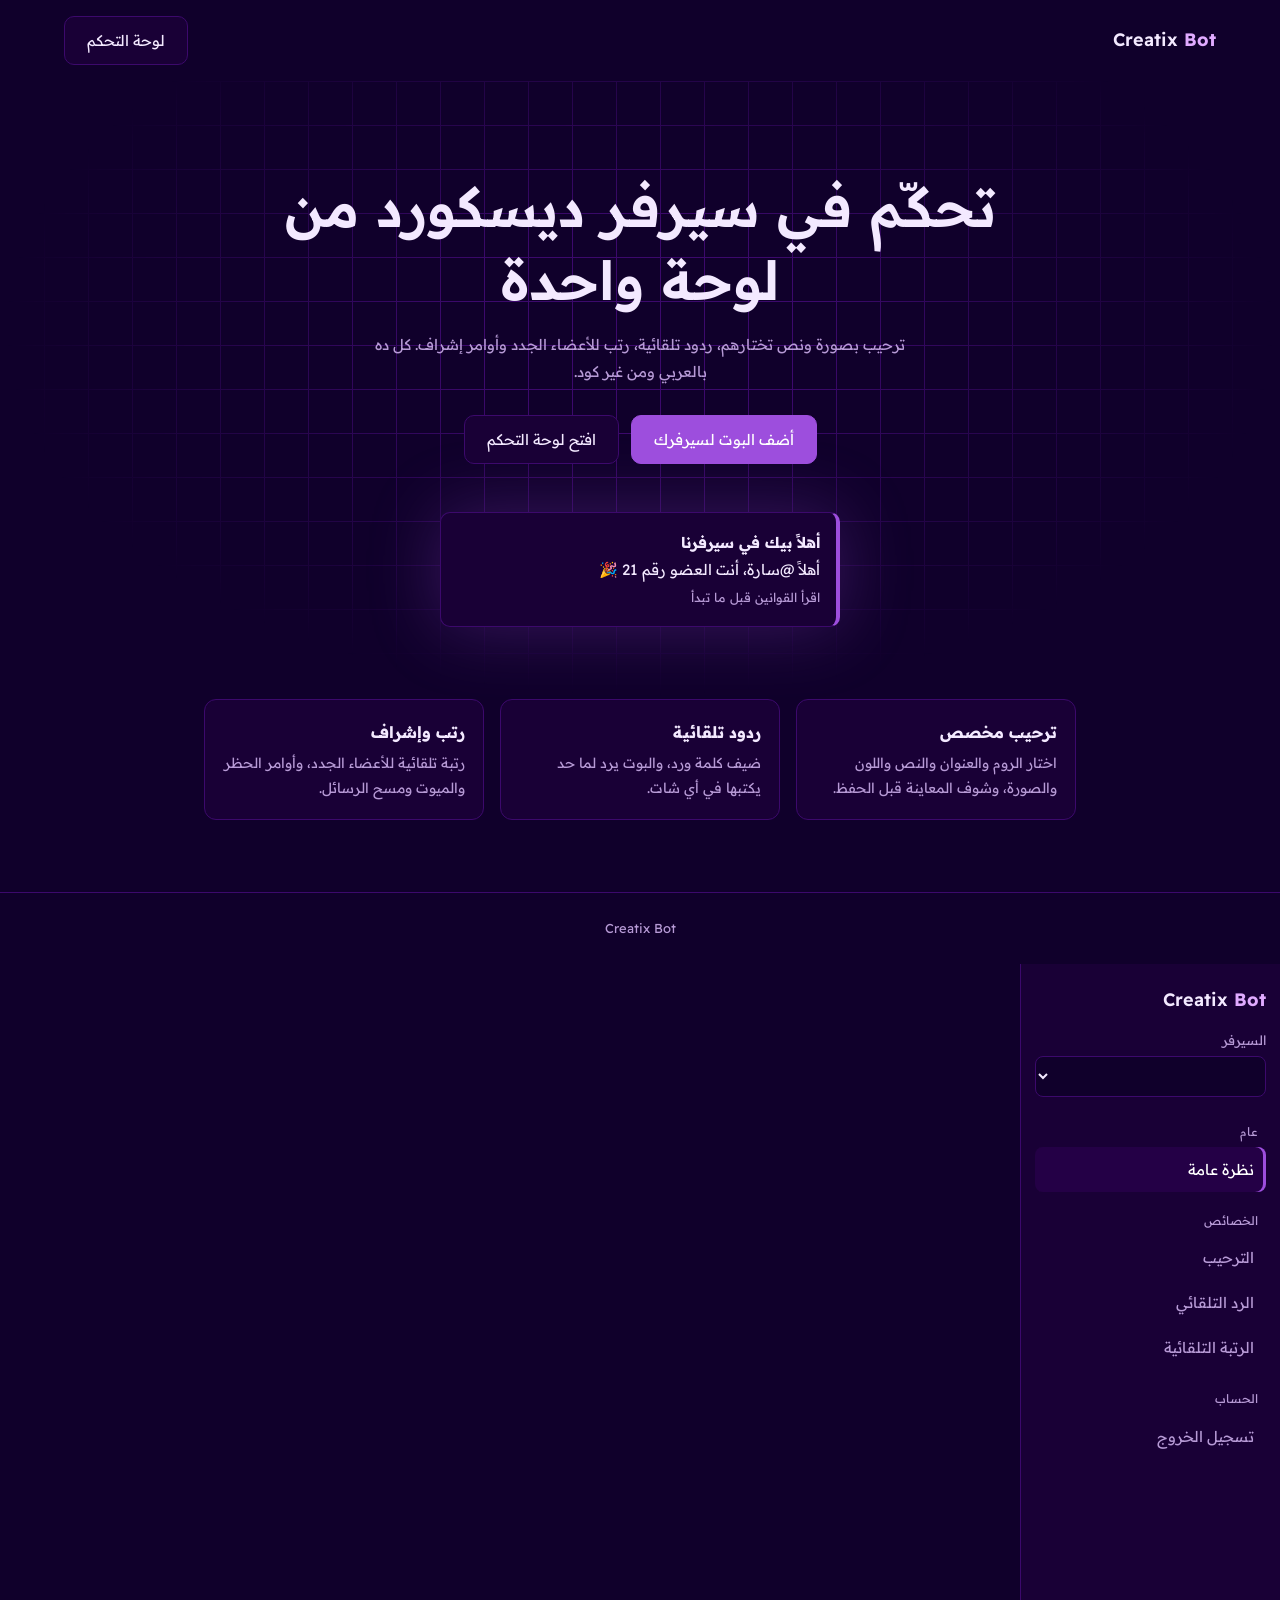
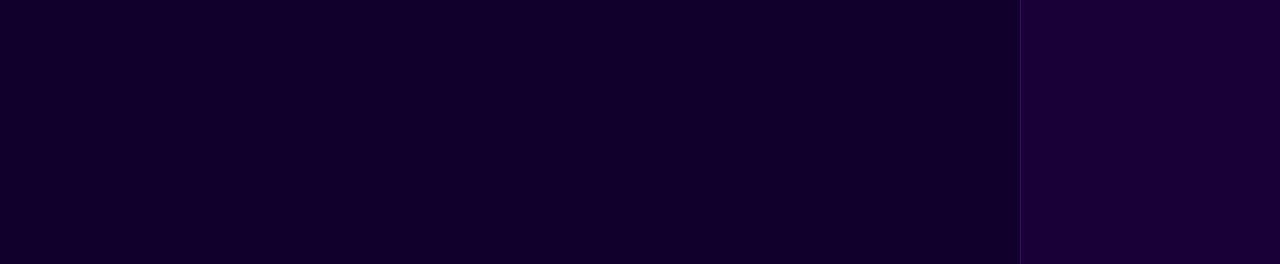
<file: index1.html>
<!doctype html>
<html lang="ar" dir="rtl">
<meta charset="utf-8">
<meta name="viewport" content="width=device-width,initial-scale=1">
<title>Creatix Bot</title>
<link rel="preconnect" href="https://fonts.googleapis.com">
<link href="https://fonts.googleapis.com/css2?family=Readex+Pro:wght@400;600&display=swap" rel="stylesheet">
<style>
:root{--bg:#10002b;--pn:#190036;--bd:#3c096c;--ac:#9d4edd;--hi:#e0aaff;--tx:#f3e9ff;--mu:#b79ad6}
*{box-sizing:border-box}
body{margin:0;font:15px/1.8 'Readex Pro',Tahoma,system-ui,sans-serif;background:var(--bg);color:var(--tx)}
a{color:inherit;text-decoration:none}
:focus-visible{outline:2px solid var(--hi);outline-offset:2px}
.btn{display:inline-block;border:1px solid var(--bd);background:var(--pn);color:var(--tx);padding:10px 22px;border-radius:10px;cursor:pointer;font:inherit}
.btn.p{background:var(--ac);border-color:var(--ac);color:#fff}
.top{display:flex;justify-content:space-between;align-items:center;padding:16px 5vw}
.logo{font-weight:600;font-size:18px}.logo b{color:var(--hi)}
.hero{position:relative;isolation:isolate;text-align:center;padding:10vh 5vw 8vh}
.hero::before{content:"";position:absolute;inset:0;z-index:-1;background:linear-gradient(var(--bd) 1px,transparent 1px) 0 0/44px 44px,linear-gradient(90deg,var(--bd) 1px,transparent 1px) 0 0/44px 44px;-webkit-mask-image:radial-gradient(ellipse at 50% 40%,#000 20%,transparent 70%);mask-image:radial-gradient(ellipse at 50% 40%,#000 20%,transparent 70%)}
h1{font-size:clamp(30px,6vw,54px);line-height:1.35;font-weight:600;margin:0 auto 14px;max-width:760px}
.lead{color:var(--mu);max-width:560px;margin:0 auto 26px}
.hero .btn{margin:4px}
.emb{max-width:400px;margin:44px auto 0;text-align:start;background:var(--pn);border:1px solid var(--bd);border-inline-start:4px solid var(--ac);border-radius:10px;padding:16px;box-shadow:0 0 70px rgba(157,78,221,.28)}
.emb small{color:var(--mu)}
.g3{display:grid;grid-template-columns:repeat(auto-fit,minmax(240px,1fr));gap:16px;max-width:1000px;margin:0 auto;padding:0 5vw 8vh}
.card{background:var(--pn);border:1px solid var(--bd);border-radius:12px;padding:18px;color:inherit;font:inherit;text-align:start}
.card h3{margin:0 0 4px;font-size:16px}.card p{margin:0;color:var(--mu);font-size:14px}
footer{text-align:center;color:var(--mu);padding:24px;border-top:1px solid var(--bd);font-size:13px}
.dash{display:grid;grid-template-columns:260px 1fr;min-height:100vh}
.sb{background:var(--pn);border-inline-end:1px solid var(--bd);padding:20px 14px;position:sticky;top:0;height:100vh;overflow:auto}
.sb h4{color:var(--mu);font-size:12px;font-weight:400;margin:18px 8px 4px}
.nv{display:block;width:100%;text-align:start;background:none;border:0;color:var(--mu);font:inherit;padding:9px 12px;border-radius:8px;cursor:pointer}
.nv:hover{background:#240046}.nv.on{background:#240046;color:#fff;box-shadow:inset -3px 0 var(--ac)}
.main{padding:28px 5vw;max-width:860px;width:100%}
.main h2{font-size:22px;margin:0 0 4px}.sub{color:var(--mu);margin:0 0 18px}
label{display:block;margin:12px 0 4px;color:var(--mu);font-size:13px}
input,select,textarea{width:100%;padding:9px 11px;border-radius:8px;border:1px solid var(--bd);background:var(--bg);color:var(--tx);font:inherit}
textarea{min-height:90px}.sb select{margin-bottom:6px}
input[type=checkbox]{width:auto;margin-inline-end:6px}
.row{display:flex;gap:8px;margin-bottom:8px}.row input{flex:1}
.pv{border-inline-start:4px solid var(--ac);background:var(--pn);border-radius:8px;padding:12px;margin:14px 0}
.pv div{white-space:pre-wrap}.pv img{max-width:100%;border-radius:8px;margin-top:8px}
.cs{display:grid;grid-template-columns:repeat(auto-fit,minmax(200px,1fr));gap:12px;margin-top:14px}
button.card{cursor:pointer}button.card:hover{border-color:var(--ac)}
@media(max-width:760px){.dash{grid-template-columns:1fr}.sb{position:static;height:auto}}
</style>

<div id="land">
<div class="top"><a class="logo" href="#/">Creatix <b>Bot</b></a><a class="btn" href="#/dashboard">لوحة التحكم</a></div>
<section class="hero">
<h1>تحكّم في سيرفر ديسكورد من لوحة واحدة</h1>
<p class="lead">ترحيب بصورة ونص تختارهم، ردود تلقائية، رتب للأعضاء الجدد وأوامر إشراف. كل ده بالعربي ومن غير كود.</p>
<a class="btn p inv">أضف البوت لسيرفرك</a> <a class="btn" href="#/dashboard">افتح لوحة التحكم</a>
<div class="emb"><b>أهلاً بيك في سيرفرنا</b><div>أهلاً @سارة، أنت العضو رقم 21 🎉</div><small>اقرأ القوانين قبل ما تبدأ</small></div>
</section>
<div class="g3">
<div class="card"><h3>ترحيب مخصص</h3><p>اختار الروم والعنوان والنص واللون والصورة، وشوف المعاينة قبل الحفظ.</p></div>
<div class="card"><h3>ردود تلقائية</h3><p>ضيف كلمة ورد، والبوت يرد لما حد يكتبها في أي شات.</p></div>
<div class="card"><h3>رتب وإشراف</h3><p>رتبة تلقائية للأعضاء الجدد، وأوامر الحظر والميوت ومسح الرسائل.</p></div>
</div>
<footer>Creatix Bot</footer>
</div>

<div id="dash" class="dash" hidden>
<aside class="sb">
<a class="logo" href="#/">Creatix <b>Bot</b></a>
<label for="g">السيرفر</label><select id="g"></select>
<h4>عام</h4><button class="nv" data-v="ov">نظرة عامة</button>
<h4>الخصائص</h4>
<button class="nv" data-v="wl">الترحيب</button>
<button class="nv" data-v="rp">الرد التلقائي</button>
<button class="nv" data-v="ar">الرتبة التلقائية</button>
<h4>الحساب</h4><button class="nv" id="out">تسجيل الخروج</button>
</aside>
<main class="main">
<div id="gate" class="card" hidden><p id="gt">سجّل دخولك بحساب Discord لإدارة سيرفراتك.</p><br><a class="btn p" id="lg">تسجيل الدخول</a> <a class="btn inv">أضف البوت</a></div>
<div id="panel" hidden>
<section data-s="ov"><h2>نظرة عامة</h2><p class="sub">اختار الخاصية اللي تحب تضبطها.</p>
<div class="cs">
<button class="card" data-v="wl"><h3>الترحيب</h3><p>رسالة وصورة للأعضاء الجدد</p></button>
<button class="card" data-v="rp"><h3>الرد التلقائي</h3><p>كلمات وردود جاهزة</p></button>
<button class="card" data-v="ar"><h3>الرتبة التلقائية</h3><p>رتبة تتضاف عند الدخول</p></button>
</div></section>
<section data-s="wl" hidden><h2>الترحيب</h2><p class="sub">الرسالة اللي بتظهر لما عضو جديد يدخل.</p>
<label><input id="won" type="checkbox">تفعيل الترحيب</label>
<label for="wch">الروم</label><select id="wch"></select>
<label for="wt">العنوان</label><input id="wt">
<label for="wx">النص (المتغيرات: {member} {server} {count})</label><textarea id="wx"></textarea>
<label for="wc">اللون</label><input id="wc" type="color">
<label for="wi">رابط الصورة (يبدأ بـ https)</label><input id="wi" placeholder="https://...">
<label for="wf">الفوتر</label><input id="wf">
<div class="pv" id="pv"></div>
<button class="btn p sv">حفظ</button> <span class="st"></span></section>
<section data-s="rp" hidden><h2>الرد التلقائي</h2><p class="sub">لما حد يكتب الكلمة، البوت يرد بالنص.</p>
<div id="rl"></div><button class="btn" id="ad">إضافة رد</button><br><br>
<button class="btn p sv">حفظ</button> <span class="st"></span></section>
<section data-s="ar" hidden><h2>الرتبة التلقائية</h2><p class="sub">رتبة البوت لازم تكون أعلى منها.</p>
<label for="ro">الرتبة</label><select id="ro"></select><br>
<button class="btn p sv">حفظ</button> <span class="st"></span></section>
</div>
</main>
</div>

<script>
const API='https://creatix-studio-bot.opaidamazed.workers.dev',CID='1567973220165095605';
const INV='https://discord.com/oauth2/authorize?client_id='+CID+'&permissions=1099780156422&scope=bot%20applications.commands';
const $=i=>document.getElementById(i),all=s=>document.querySelectorAll(s);
const esc=s=>String(s).replace(/[&<>"']/g,c=>'&#'+c.charCodeAt(0)+';');
const opt=(a,f)=>'<option value="">—</option>'+a.map(x=>'<option value="'+x.id+'">'+f(x)+'</option>').join('');
all('.inv').forEach(a=>{a.href=INV;a.target='_blank'});$('lg').href=API+'/login';
if(location.hash.startsWith('#sid=')){localStorage.sid=location.hash.slice(5);location.hash='#/dashboard'}
const api=async(u,o={})=>{const r=await fetch(API+u,{...o,headers:{authorization:'Bearer '+(localStorage.sid||''),'content-type':'application/json'}});
if(r.status==401){delete localStorage.sid;throw 401}return r.json()};
const gate=(on,t)=>{$('gate').hidden=!on;$('panel').hidden=on;if(t)$('gt').textContent=t};
let on=0;
function route(){const d=location.hash=='#/dashboard';$('land').hidden=d;$('dash').hidden=!d;if(d&&!on){on=1;start()}if(!d)on=0}
async function start(){if(!localStorage.sid)return gate(1);
try{const gs=await api('/api/guilds');
if(!gs.length)return gate(1,'مفيش سيرفر تديره والبوت موجود فيه. أضف البوت الأول.');
gate(0);$('g').innerHTML=gs.map(g=>'<option value="'+g.id+'">'+esc(g.name)+'</option>').join('');load()}catch(e){gate(1)}}
async function load(){const id=$('g').value;
const [m,c]=await Promise.all([api('/api/guilds/'+id+'/meta'),api('/api/guilds/'+id+'/config')]);
$('wch').innerHTML=opt(m.channels,x=>'#'+esc(x.name));$('ro').innerHTML=opt(m.roles,x=>esc(x.name));
const w=c.welcome;$('won').checked=w.on;$('wch').value=w.channel;$('wt').value=w.title;$('wx').value=w.text;$('wc').value=w.color;$('wi').value=w.image;$('wf').value=w.footer;$('ro').value=c.autorole;
$('rl').innerHTML='';c.replies.forEach(r=>add(r.k,r.v));pv()}
function add(k,v){const d=document.createElement('div');d.className='row';
d.innerHTML='<input class="k" placeholder="الكلمة"><input class="v" placeholder="الرد"><button class="btn" type="button">حذف</button>';
d.querySelector('.k').value=typeof k=='string'?k:'';d.querySelector('.v').value=typeof v=='string'?v:'';
d.querySelector('button').onclick=()=>d.remove();$('rl').appendChild(d)}
function pv(){const f=s=>esc(s).split('{member}').join('@العضو').split('{server}').join('السيرفر').split('{count}').join('21');
const p=$('pv');p.style.borderColor=$('wc').value;
p.innerHTML='<b>'+f($('wt').value)+'</b><div>'+f($('wx').value)+'</div>'+($('wi').value.startsWith('https://')?'<img src="'+esc($('wi').value)+'" alt="">':'')+'<small>'+f($('wf').value)+'</small>'}
['wt','wx','wc','wi','wf'].forEach(i=>$(i).addEventListener('input',pv));
function show(v){all('[data-s]').forEach(s=>s.hidden=s.dataset.s!=v);all('.nv[data-v]').forEach(b=>b.classList.toggle('on',b.dataset.v==v))}
all('[data-v]').forEach(b=>b.onclick=()=>show(b.dataset.v));show('ov');
$('ad').onclick=()=>add();$('g').onchange=load;
$('out').onclick=()=>{delete localStorage.sid;on=0;location.hash='#/'};
all('.sv').forEach(b=>b.onclick=async()=>{const body={welcome:{on:$('won').checked,channel:$('wch').value,title:$('wt').value,text:$('wx').value,color:$('wc').value,image:$('wi').value,footer:$('wf').value},autorole:$('ro').value,
replies:[...all('#rl .row')].map(r=>({k:r.querySelector('.k').value.trim(),v:r.querySelector('.v').value.trim()})).filter(r=>r.k&&r.v)};
const st=b.nextElementSibling;try{await api('/api/guilds/'+$('g').value+'/config',{method:'PUT',body:JSON.stringify(body)});st.textContent='اتحفظ'}catch(e){st.textContent='فشل الحفظ'}});
addEventListener('hashchange',route);route();
</script>
</file>
<file: creatix-enhancements.css>
/* Creatix Bot — visual refresh layer
   Intentionally overrides presentation only. Existing HTML, API calls,
   Discord session handling, and saved configuration remain untouched. */
:root {
  --bg: #100b18;
  --pn: #1b1228;
  --bd: #403052;
  --ac: #9450d5;
  --hi: #dfb8ff;
  --tx: #f8f2ff;
  --mu: #b9a9ca;
  --surface-soft: #241934;
  --surface-hover: #2c1e3d;
  --shadow-violet: 0 18px 50px rgba(91, 35, 132, .22);
  --shadow-card: 0 16px 38px rgba(0, 0, 0, .22);
  --ease-out: cubic-bezier(.2, .75, .25, 1);
}

html {
  scroll-behavior: smooth;
  scrollbar-color: #63427e #130d1d;
}

body {
  position: relative;
  overflow-x: hidden;
  background:
    radial-gradient(ellipse at 50% -18%, rgba(147, 74, 204, .19), transparent 48rem),
    radial-gradient(ellipse at 100% 42%, rgba(89, 47, 124, .11), transparent 34rem),
    var(--bg);
  color: var(--tx);
  letter-spacing: -.012em;
  -webkit-font-smoothing: antialiased;
  text-rendering: optimizeLegibility;
}

[hidden] {
  display: none !important;
}

::selection {
  color: #fff;
  background: rgba(157, 78, 221, .48);
}

:focus-visible {
  outline: 2px solid var(--hi);
  outline-offset: 3px;
}

a {
  transition: color .2s ease, opacity .2s ease;
}

.top {
  position: relative;
  z-index: 3;
  padding: 18px clamp(20px, 5vw, 84px);
  border-bottom: 1px solid rgba(223, 184, 255, .09);
  background: rgba(16, 11, 24, .62);
  backdrop-filter: blur(18px);
  -webkit-backdrop-filter: blur(18px);
}

.logo {
  display: inline-flex;
  align-items: center;
  gap: 5px;
  letter-spacing: -.035em;
}

.logo b {
  background: linear-gradient(120deg, #dfb8ff, #9e56dc);
  background-clip: text;
  -webkit-background-clip: text;
  color: transparent;
}

.btn {
  position: relative;
  overflow: hidden;
  border: 1px solid rgba(194, 143, 235, .26);
  border-radius: 12px;
  background: linear-gradient(145deg, #261a35, #1b1228);
  color: var(--tx);
  padding: 10px 22px;
  box-shadow: 0 1px 0 rgba(255, 255, 255, .035) inset;
  transition:
    transform .25s var(--ease-out),
    border-color .25s ease,
    background .25s ease,
    box-shadow .25s ease,
    filter .25s ease;
}

.btn::after {
  content: "";
  position: absolute;
  inset: 0;
  pointer-events: none;
  background: linear-gradient(115deg, transparent 25%, rgba(255,255,255,.13), transparent 70%);
  transform: translateX(-130%);
  transition: transform .65s var(--ease-out);
}

.btn:hover {
  transform: translateY(-2px);
  border-color: rgba(223, 184, 255, .58);
  box-shadow: 0 10px 26px rgba(0, 0, 0, .2);
}

.btn:hover::after {
  transform: translateX(130%);
}

.btn:active {
  transform: translateY(0) scale(.985);
}

.btn.p {
  border-color: transparent;
  background: linear-gradient(125deg, #a45be0, #7734b5 72%, #6c2ca8);
  color: #fff;
  box-shadow: 0 10px 25px rgba(129, 58, 184, .25), 0 1px 0 rgba(255,255,255,.18) inset;
}

.btn.p:hover {
  filter: brightness(1.09);
  box-shadow: 0 14px 32px rgba(129, 58, 184, .36), 0 1px 0 rgba(255,255,255,.2) inset;
}

.hero {
  isolation: isolate;
  overflow: hidden;
  padding: clamp(76px, 10vh, 124px) 5vw 88px;
}

.hero::before {
  opacity: .72;
  background:
    linear-gradient(rgba(157, 78, 221, .13) 1px, transparent 1px) 0 0 / 48px 48px,
    linear-gradient(90deg, rgba(157, 78, 221, .13) 1px, transparent 1px) 0 0 / 48px 48px;
  -webkit-mask-image: radial-gradient(ellipse at 50% 38%, #000 14%, transparent 73%);
  mask-image: radial-gradient(ellipse at 50% 38%, #000 14%, transparent 73%);
  animation: grid-breathe 9s ease-in-out infinite alternate;
}

.hero::after {
  content: "";
  position: absolute;
  z-index: -1;
  width: min(72vw, 820px);
  height: min(48vw, 500px);
  top: 2%;
  left: 50%;
  border-radius: 50%;
  background: radial-gradient(ellipse, rgba(148, 80, 213, .15), transparent 68%);
  filter: blur(20px);
  transform: translateX(-50%);
  pointer-events: none;
}

h1 {
  position: relative;
  letter-spacing: -.045em;
  text-wrap: balance;
  background: linear-gradient(115deg, #fff 12%, #ead4ff 56%, #b878e8 100%);
  color: transparent;
  -webkit-background-clip: text;
  background-clip: text;
  animation: fade-up .75s var(--ease-out) both;
}

.lead {
  position: relative;
  color: #c3b4d2;
  line-height: 2;
  animation: fade-up .8s .12s var(--ease-out) both;
}

.hero .btn {
  margin: 5px 3px;
}

.hero .btn.p {
  animation: fade-up .8s .2s var(--ease-out) both;
}

.emb {
  position: relative;
  overflow: hidden;
  margin-top: 48px;
  border: 1px solid rgba(213, 178, 244, .2);
  border-inline-start: 4px solid var(--ac);
  border-radius: 18px;
  background: linear-gradient(145deg, rgba(38, 25, 54, .98), rgba(25, 16, 39, .98));
  box-shadow: var(--shadow-violet), 0 1px 0 rgba(255,255,255,.05) inset;
  animation: float-in 1s .18s var(--ease-out) both, gentle-float 7s 1.2s ease-in-out infinite;
}

.emb::before {
  content: "";
  position: absolute;
  inset: 0 0 auto;
  height: 1px;
  background: linear-gradient(90deg, transparent, rgba(223,184,255,.5), transparent);
}

.emb small {
  color: #b9a9ca;
}

.g3 {
  max-width: 1120px;
  gap: 18px;
  padding-bottom: 96px;
}

.card {
  position: relative;
  overflow: hidden;
  border: 1px solid rgba(180, 139, 214, .19);
  border-radius: 18px;
  background: linear-gradient(150deg, rgba(34, 22, 49, .98), rgba(25, 16, 39, .98));
  padding: 22px;
  box-shadow: 0 1px 0 rgba(255,255,255,.035) inset, 0 14px 36px rgba(0,0,0,.14);
  transition:
    transform .3s var(--ease-out),
    border-color .3s ease,
    background .3s ease,
    box-shadow .3s ease;
}

.g3 > .card {
  animation: fade-up .7s var(--ease-out) both;
}

.g3 > .card:nth-child(2) {
  animation-delay: .09s;
}

.g3 > .card:nth-child(3) {
  animation-delay: .18s;
}

.card::before {
  content: "";
  position: absolute;
  inset: 0 0 auto;
  height: 2px;
  opacity: .0;
  background: linear-gradient(90deg, transparent, var(--ac), transparent);
  transition: opacity .3s ease;
}

.card:hover {
  transform: translateY(-5px);
  border-color: rgba(190, 133, 235, .55);
  background: linear-gradient(150deg, rgba(45, 28, 64, .98), rgba(29, 18, 44, .98));
  box-shadow: var(--shadow-card), 0 0 30px rgba(139, 67, 187, .1);
}

.card:hover::before {
  opacity: 1;
}

.card h3 {
  margin-bottom: 8px;
  color: #f7efff;
  letter-spacing: -.025em;
}

.card p {
  color: #b9a9ca;
  line-height: 1.9;
}

footer {
  border-top-color: rgba(223, 184, 255, .12);
  color: #a998bd;
  background: rgba(16, 11, 24, .35);
}

.dash {
  min-height: 100vh;
  background:
    radial-gradient(ellipse at 64% -20%, rgba(148, 80, 213, .11), transparent 38rem),
    var(--bg);
}

.sb {
  z-index: 4;
  border-inline-end-color: rgba(223, 184, 255, .12);
  background:
    linear-gradient(180deg, rgba(34, 21, 49, .99), rgba(24, 15, 36, .99));
  padding: 24px 16px;
  box-shadow: 10px 0 40px rgba(0, 0, 0, .08);
  scrollbar-width: thin;
}

.sb .logo {
  margin: 2px 8px 10px;
}

.sb h4 {
  margin: 22px 8px 8px;
  color: #907ba7;
  font-weight: 600;
  letter-spacing: .02em;
}

.sb select {
  border-color: rgba(188, 144, 223, .25);
  background: #170f22;
}

.nv {
  position: relative;
  margin: 2px 0;
  border: 1px solid transparent;
  color: #b9a9ca;
  padding: 10px 13px;
  transition: color .2s ease, background .2s ease, border-color .2s ease, transform .2s ease;
}

.nv:hover {
  background: rgba(157, 78, 221, .12);
  color: #f5eaff;
  transform: translateX(-2px);
}

.nv.on {
  border-color: rgba(174, 111, 219, .14);
  background: linear-gradient(90deg, rgba(113, 54, 156, .14), rgba(157, 78, 221, .22));
  color: #fff;
  box-shadow: inset -3px 0 var(--ac), 0 5px 18px rgba(0,0,0,.1);
}

.main {
  max-width: 1100px;
  padding: clamp(24px, 4vw, 52px);
}

.main h2 {
  margin-bottom: 6px;
  color: #f8f1ff;
  letter-spacing: -.03em;
}

.sub {
  margin-bottom: 24px;
  color: #b6a5c8;
  line-height: 1.9;
}

label {
  color: #c4b3d5;
  font-weight: 500;
}

input,
select,
textarea {
  border: 1px solid rgba(177, 134, 213, .25);
  border-radius: 11px;
  background: rgba(16, 10, 25, .78);
  color: #f8f2ff;
  box-shadow: 0 1px 0 rgba(255,255,255,.025) inset;
  transition: border-color .2s ease, box-shadow .2s ease, background .2s ease;
}

input::placeholder,
textarea::placeholder {
  color: #7d6a90;
}

input:hover,
select:hover,
textarea:hover {
  border-color: rgba(190, 143, 231, .48);
}

input:focus,
select:focus,
textarea:focus {
  border-color: #a65cdd;
  outline: none;
  background: #181023;
  box-shadow: 0 0 0 3px rgba(157, 78, 221, .16);
}

input[type="color"] {
  min-height: 42px;
  padding: 4px;
  cursor: pointer;
}

input[type="checkbox"] {
  accent-color: #a45bdc;
}

.pv {
  border-inline-start-width: 4px;
  border-inline-start-color: var(--ac);
  border-radius: 12px;
  background: linear-gradient(145deg, #261936, #1b1228);
  box-shadow: 0 10px 24px rgba(0,0,0,.15);
  animation: fade-up .35s var(--ease-out) both;
}

.pv img {
  display: block;
  max-height: 240px;
  object-fit: cover;
}

.cs {
  gap: 16px;
}

button.card {
  cursor: pointer;
  text-align: start;
}

button.card:hover {
  border-color: rgba(190, 133, 235, .55);
}

.row {
  align-items: center;
}

.row .btn {
  flex-shrink: 0;
}

.st {
  display: inline-block;
  margin-inline-start: 8px;
  color: #d6b5f1;
  font-size: 13px;
  transition: opacity .2s ease;
}

.sv:active {
  transform: scale(.98);
}

@keyframes fade-up {
  from { opacity: 0; transform: translateY(16px); }
  to { opacity: 1; transform: translateY(0); }
}

@keyframes float-in {
  from { opacity: 0; transform: translateY(20px) scale(.985); }
  to { opacity: 1; transform: translateY(0) scale(1); }
}

@keyframes gentle-float {
  0%, 100% { translate: 0 0; }
  50% { translate: 0 -5px; }
}

@keyframes grid-breathe {
  from { opacity: .42; }
  to { opacity: .82; }
}

@media (max-width: 760px) {
  .top {
    padding: 14px 20px;
  }

  .hero {
    padding: 72px 22px 58px;
  }

  h1 {
    letter-spacing: -.035em;
  }

  .hero .btn {
    min-width: min(100%, 190px);
    margin: 5px 2px;
  }

  .emb {
    margin-top: 34px;
  }

  .g3 {
    gap: 12px;
    padding: 0 20px 64px;
  }

  .dash {
    grid-template-columns: 1fr;
  }

  .sb {
    position: relative;
    top: auto;
    height: auto;
    max-height: none;
    overflow: visible;
    padding: 16px 14px;
    border-inline-end: 0;
    border-bottom: 1px solid rgba(223, 184, 255, .12);
  }

  .sb .nv {
    display: inline-block;
    width: calc(50% - 4px);
    vertical-align: top;
  }

  .main {
    max-width: 100%;
    padding: 24px 20px 52px;
  }

  .row {
    flex-wrap: wrap;
  }

  .row input {
    min-width: 0;
  }
}

@media (max-width: 440px) {
  body {
    font-size: 14px;
  }

  .logo {
    font-size: 16px;
  }

  .hero {
    padding-top: 58px;
  }

  .hero .btn {
    width: 100%;
  }

  .emb {
    padding: 14px;
  }

  .sb .nv {
    padding: 9px 10px;
    font-size: 13px;
  }

  .row {
    gap: 7px;
  }

  .row input {
    flex-basis: 100%;
  }

  .row .btn {
    width: 100%;
  }
}

@media (prefers-reduced-motion: reduce) {
  *,
  *::before,
  *::after {
    scroll-behavior: auto !important;
    animation-duration: .01ms !important;
    animation-iteration-count: 1 !important;
    transition-duration: .01ms !important;
  }
}

/* Global Arabic typography — IBM Plex Sans Arabic */
:root {
  --font-ui: "IBM Plex Sans Arabic", Tahoma, Arial, sans-serif;
}

html,
body,
button,
input,
select,
textarea,
optgroup,
option {
  font-family: var(--font-ui);
}

body {
  font-family: var(--font-ui);
}

/* ── Longer landing page: editorial rhythm and useful content depth ── */
.hero {
  padding-top: clamp(100px, 15vh, 176px);
  padding-bottom: clamp(88px, 12vh, 140px);
}
.hero h1 { max-width: 820px; }
.emb { margin-top: 52px; }
.g3 { max-width: 1120px; padding-bottom: clamp(84px, 11vw, 132px); }
.landing-section {
  width: min(1120px, calc(100% - 48px));
  margin: 0 auto;
  padding: clamp(64px, 8vw, 112px) 0;
}
.section-heading {
  max-width: 680px;
  margin: 0 auto 38px;
  text-align: center;
}
.eyebrow {
  display: inline-block;
  margin-bottom: 10px;
  color: var(--hi);
  font-size: 12px;
  font-weight: 700;
  letter-spacing: .12em;
}
.section-heading h2,
.showcase-copy h2,
.final-cta h2 {
  margin: 0 0 12px;
  color: var(--tx);
  font-size: clamp(25px, 3.5vw, 38px);
  line-height: 1.45;
}
.section-heading p,
.showcase-copy p,
.final-cta p {
  margin: 0;
  color: var(--mu);
  line-height: 2;
}
.feature-grid,
.steps-grid {
  display: grid;
  grid-template-columns: repeat(3, minmax(0, 1fr));
  gap: 18px;
}
.feature-card,
.step-card {
  min-height: 230px;
  padding: 28px;
  border: 1px solid rgba(177, 134, 213, .2);
  border-radius: 20px;
  background: linear-gradient(145deg, rgba(37, 23, 53, .88), rgba(24, 15, 36, .92));
  box-shadow: 0 18px 50px rgba(0,0,0,.12);
  transition: transform .25s ease, border-color .25s ease, box-shadow .25s ease;
}
.feature-card:hover,
.step-card:hover {
  transform: translateY(-5px);
  border-color: rgba(190, 133, 235, .55);
  box-shadow: 0 22px 55px rgba(93, 35, 132, .16);
}
.feature-icon {
  display: grid;
  width: 44px;
  height: 44px;
  place-items: center;
  margin-bottom: 22px;
  border: 1px solid rgba(190, 133, 235, .28);
  border-radius: 14px;
  background: rgba(157, 78, 221, .13);
  color: var(--hi);
  font-size: 22px;
}
.feature-card h3,
.step-card h3 { margin: 0 0 10px; color: var(--tx); font-size: 18px; }
.feature-card p,
.step-card p { margin: 0; color: var(--mu); font-size: 14px; line-height: 2; }
.feature-meta { display: block; margin-top: 22px; color: var(--hi); font-size: 12px; }
.steps-section { border-block: 1px solid rgba(177, 134, 213, .12); }
.step-card { min-height: 190px; }
.step-card > span {
  display: block;
  margin-bottom: 22px;
  color: #b66be8;
  font-size: 30px;
  font-weight: 700;
  direction: ltr;
  text-align: right;
}
.showcase-section {
  display: grid;
  grid-template-columns: minmax(0, .85fr) minmax(0, 1.15fr);
  align-items: center;
  gap: clamp(32px, 7vw, 88px);
}
.showcase-copy .btn { margin-top: 28px; }
.showcase-panel {
  overflow: hidden;
  min-height: 320px;
  border: 1px solid rgba(177, 134, 213, .3);
  border-radius: 22px;
  background: linear-gradient(145deg, #241331, #130b1d);
  box-shadow: 0 28px 80px rgba(0,0,0,.28), 0 0 60px rgba(157,78,221,.1);
  transform: perspective(1000px) rotateY(-3deg);
}
.showcase-top {
  display: flex;
  align-items: center;
  gap: 7px;
  padding: 16px 18px;
  border-bottom: 1px solid rgba(177, 134, 213, .16);
  color: #bda8d1;
  font-size: 11px;
}
.showcase-top > span { width: 8px; height: 8px; border-radius: 50%; background: #80509f; }
.showcase-top b { margin-inline-start: auto; font-weight: 500; }
.showcase-body { display: grid; grid-template-columns: 92px 1fr; min-height: 270px; }
.showcase-nav { padding: 24px 14px; border-inline-end: 1px solid rgba(177, 134, 213, .13); }
.showcase-nav i { display: block; height: 10px; margin-bottom: 18px; border-radius: 8px; background: rgba(190, 133, 235, .22); }
.showcase-nav i:first-child { background: #8b43ba; }
.showcase-content { padding: 30px; }
.showcase-content strong { color: #f4eaff; font-size: 16px; }
.showcase-line { width: 68%; height: 9px; margin-top: 18px; border-radius: 8px; background: rgba(190, 133, 235, .17); }
.showcase-line.wide { width: 92%; margin-top: 28px; }
.showcase-actions { display: flex; gap: 10px; margin-top: 28px; }
.showcase-actions i { width: 84px; height: 28px; border-radius: 8px; background: #7d36ae; }
.showcase-actions i + i { background: rgba(190, 133, 235, .16); }
.showcase-stat-grid { display: grid; grid-template-columns: repeat(3,1fr); gap: 10px; margin-top: 24px; }
.showcase-stat-grid i { height: 48px; border: 1px solid rgba(190, 133, 235, .18); border-radius: 9px; background: rgba(190, 133, 235, .07); }
.faq-section { max-width: 860px; }
.faq-list { display: grid; gap: 12px; }
.faq-list details {
  padding: 20px 22px;
  border: 1px solid rgba(177, 134, 213, .2);
  border-radius: 14px;
  background: rgba(31, 19, 44, .72);
}
.faq-list summary { color: var(--tx); font-weight: 600; cursor: pointer; }
.faq-list details p { margin: 12px 0 0; color: var(--mu); line-height: 1.9; }
.final-cta {
  margin: 30px auto 90px;
  padding: clamp(40px, 7vw, 78px) 24px;
  width: min(1120px, calc(100% - 48px));
  border: 1px solid rgba(190, 133, 235, .3);
  border-radius: 26px;
  background: radial-gradient(ellipse at 50% 0%, rgba(157,78,221,.22), transparent 65%), #1b1028;
  text-align: center;
}
.final-cta .btn { margin-top: 26px; }
footer { padding: 30px 20px; }
footer span { color: var(--hi); padding-inline: 5px; }

/* ── Welcome settings: structured two-column workspace ── */
.main { max-width: 1240px; }
.welcome-layout {
  display: grid;
  grid-template-columns: minmax(0, 1fr) 292px;
  align-items: start;
  gap: 24px;
  margin-top: 18px;
}
.welcome-form {
  min-width: 0;
  padding: clamp(22px, 3vw, 34px);
  border: 1px solid rgba(177, 134, 213, .2);
  border-radius: 22px;
  background: linear-gradient(145deg, rgba(34, 21, 49, .94), rgba(22, 14, 33, .98));
  box-shadow: 0 18px 48px rgba(0,0,0,.14);
}
.welcome-heading {
  display: flex;
  align-items: flex-start;
  justify-content: space-between;
  gap: 18px;
  margin-bottom: 28px;
}
.welcome-heading h2 { margin: 0 0 5px; font-size: 25px; }
.welcome-heading .sub { margin: 0; }
.heading-icon {
  display: grid;
  flex: 0 0 48px;
  width: 48px;
  height: 48px;
  place-items: center;
  border: 1px solid rgba(190, 133, 235, .3);
  border-radius: 15px;
  background: rgba(157, 78, 221, .14);
  color: var(--hi);
  font-size: 23px;
}
.welcome-toggle {
  display: flex;
  align-items: center;
  justify-content: space-between;
  gap: 18px;
  margin-bottom: 26px;
  padding: 18px 20px;
  border: 1px solid rgba(80, 195, 130, .22);
  border-radius: 15px;
  background: rgba(36, 105, 71, .1);
}
.welcome-toggle strong,
.welcome-toggle small { display: block; }
.welcome-toggle strong { color: var(--tx); font-size: 15px; }
.welcome-toggle small { margin-top: 4px; color: var(--mu); font-size: 12px; line-height: 1.8; }
.welcome-toggle label.switch { display: block; flex: 0 0 auto; margin: 0; cursor: pointer; }
.welcome-toggle .switch input {
  position: absolute;
  width: 1px;
  height: 1px;
  opacity: 0;
}
.welcome-toggle .switch span {
  display: block;
  position: relative;
  width: 48px;
  height: 27px;
  border-radius: 20px;
  background: #4b3a59;
  transition: background .2s ease;
}
.welcome-toggle .switch span::after {
  content: "";
  position: absolute;
  top: 4px;
  inset-inline-start: 4px;
  width: 19px;
  height: 19px;
  border-radius: 50%;
  background: white;
  transition: transform .2s ease;
}
.welcome-toggle .switch input:checked + span { background: #873cc0; }
.welcome-toggle .switch input:checked + span::after { transform: translateX(-21px); }
.welcome-form > label { margin-top: 18px; margin-bottom: 7px; color: #e1d1f0; font-size: 13px; }
.welcome-form > input,
.welcome-form > select,
.welcome-form > textarea { min-height: 48px; }
.welcome-form > textarea { min-height: 132px; }
.welcome-preview-head {
  display: flex;
  justify-content: space-between;
  align-items: center;
  gap: 12px;
  margin-top: 26px;
  color: var(--tx);
}
.welcome-preview-head span { color: var(--mu); font-size: 11px; }
.welcome-form .pv { margin-top: 12px; min-height: 84px; }
.welcome-save {
  display: flex;
  align-items: center;
  flex-wrap: wrap;
  gap: 10px;
  margin-top: 22px;
}
.welcome-aside {
  display: grid;
  gap: 16px;
  padding: 16px;
  border: 1px solid rgba(177, 134, 213, .2);
  border-radius: 22px;
  background: linear-gradient(165deg, rgba(35, 19, 54, .95), rgba(19, 12, 29, .98));
}
.aside-art {
  display: grid;
  min-height: 158px;
  place-content: center;
  justify-items: center;
  border: 1px solid rgba(190, 133, 235, .18);
  border-radius: 16px;
  background: radial-gradient(circle at 50% 40%, rgba(133, 43, 201, .32), transparent 65%);
  color: #d8a8ff;
}
.aside-art > span { font-size: 46px; line-height: 1.2; text-shadow: 0 0 30px rgba(175, 85, 255, .55); }
.aside-art strong { margin-top: 8px; font-size: 20px; letter-spacing: .08em; }
.aside-art small { color: #9d83b5; font-size: 9px; letter-spacing: .16em; }
.aside-tip,
.aside-note {
  padding: 18px;
  border: 1px solid rgba(177, 134, 213, .16);
  border-radius: 15px;
  background: rgba(15, 9, 24, .35);
}
.tip-icon { color: var(--hi); font-size: 22px; }
.aside-tip h3 { margin: 6px 0 8px; color: var(--hi); font-size: 16px; }
.aside-tip p,
.aside-note small { color: var(--mu); font-size: 12px; line-height: 1.9; }
.aside-tip ul { display: grid; gap: 10px; margin: 16px 0 0; padding: 14px 18px 0 0; border-top: 1px solid rgba(177, 134, 213, .16); color: #d9c8e8; font-size: 12px; }
.aside-note strong { display: block; margin-bottom: 10px; color: var(--tx); font-size: 13px; }
.aside-note code { display: inline-block; margin: 0 0 8px 6px; padding: 4px 8px; border: 1px solid rgba(190, 133, 235, .2); border-radius: 7px; background: rgba(157, 78, 221, .1); color: var(--hi); direction: ltr; }
.aside-note small { display: block; }

@media (max-width: 900px) {
  .feature-grid, .steps-grid { grid-template-columns: 1fr 1fr; }
  .welcome-layout { grid-template-columns: 1fr; }
  .welcome-aside { grid-template-columns: repeat(2, minmax(0, 1fr)); }
  .aside-art { min-height: 100%; }
}
@media (max-width: 620px) {
  .landing-section { width: min(100% - 36px, 520px); padding: 62px 0; }
  .feature-grid, .steps-grid { grid-template-columns: 1fr; }
  .feature-card, .step-card { min-height: auto; padding: 22px; }
  .showcase-section { grid-template-columns: 1fr; }
  .showcase-panel { min-height: 250px; transform: none; }
  .showcase-body { min-height: 205px; }
  .showcase-content { padding: 22px; }
  .final-cta { width: calc(100% - 36px); margin-bottom: 54px; }
  .welcome-form { padding: 18px; }
  .welcome-aside { grid-template-columns: 1fr; }
  .aside-art { min-height: 130px; }
  .welcome-toggle { padding: 15px; }
  .welcome-heading h2 { font-size: 21px; }
}

/* ═══════════════════════════════════════════════════════════════
   Dashboard system refresh — Overview, Replies, Auto Role
   Existing element IDs and JavaScript event hooks are preserved.
   ═══════════════════════════════════════════════════════════════ */
.dash {
  grid-template-columns: 292px minmax(0, 1fr);
  align-items: stretch;
}
.sb {
  display: flex;
  flex-direction: column;
  gap: 0;
  width: 292px;
  min-height: 100vh;
  height: 100vh;
  padding: 24px 18px 18px;
  border-inline-end: 0;
  border-inline-start: 1px solid rgba(223,184,255,.12);
  background:
    radial-gradient(ellipse at 100% 0%, rgba(157,78,221,.12), transparent 42%),
    linear-gradient(180deg, rgba(34,21,49,.99), rgba(19,12,29,.99));
}
.sb-brand {
  display:flex;
  align-items:center;
  justify-content:space-between;
  gap:12px;
  padding:3px 2px 22px;
  border-bottom:1px solid rgba(223,184,255,.12);
}
.sb-logo {
  display:flex;
  align-items:center;
  gap:11px;
  min-width:0;
  color:var(--tx);
  text-decoration:none;
}
.sb-logo strong {display:block;font-size:17px;letter-spacing:-.04em;}
.sb-logo b {color:var(--hi);}
.sb-logo small {display:block;margin-top:2px;color:#9d8bac;font-size:10px;}
.brand-mark {
  display:grid;
  flex:0 0 42px;
  width:42px;
  height:42px;
  place-items:center;
  border:1px solid rgba(215,164,255,.35);
  border-radius:14px;
  background:linear-gradient(145deg,#974bc9,#54257f);
  color:#fff;
  font-size:24px;
  box-shadow:0 8px 24px rgba(126,49,170,.25);
}
.sidebar-status,
.panel-pill,
.section-count {
  display:inline-flex;
  align-items:center;
  gap:7px;
  padding:7px 10px;
  border:1px solid rgba(177,134,213,.18);
  border-radius:999px;
  background:rgba(157,78,221,.09);
  color:#d7b4f1;
  font-size:10px;
  white-space:nowrap;
}
.sidebar-status i,
.dashboard-account i {
  display:inline-block;
  width:7px;height:7px;
  border-radius:50%;
  background:#55c98c;
  box-shadow:0 0 10px rgba(85,201,140,.55);
}
.server-field {
  margin:22px 0 25px;
  padding:14px;
  border:1px solid rgba(177,134,213,.2);
  border-radius:15px;
  background:linear-gradient(145deg,rgba(42,27,59,.85),rgba(28,18,42,.9));
}
.server-field label {
  display:block;
  margin:0 0 9px;
  color:#a894bd;
  font-size:11px;
}
.server-select-wrap {position:relative;}
.server-dot {
  position:absolute;
  z-index:1;
  top:50%;
  inset-inline-start:12px;
  transform:translateY(-50%);
  color:var(--hi);
  pointer-events:none;
}
.server-field select {
  width:100%;
  min-height:46px;
  margin:0;
  padding:9px 34px 9px 12px;
  border-color:rgba(177,134,213,.2);
  border-radius:11px;
  background:#170f22;
  font-size:12px;
}
.side-navigation {display:grid;gap:21px;}
.nav-group h4 {
  margin:0 8px 9px;
  color:#887397;
  font-size:10px;
  font-weight:700;
  letter-spacing:.06em;
}
.nv {
  display:flex;
  align-items:center;
  gap:11px;
  min-height:56px;
  margin:4px 0;
  padding:8px 11px;
  border-radius:13px;
  text-align:start;
  transform:none;
}
.nv:hover {transform:translateX(-2px);}
.nav-icon {
  display:grid;
  flex:0 0 34px;
  width:34px;height:34px;
  place-items:center;
  border:1px solid rgba(177,134,213,.14);
  border-radius:11px;
  background:rgba(255,255,255,.025);
  color:#bda3d4;
  font-size:17px;
}
.nv.on .nav-icon {
  border-color:rgba(208,158,245,.28);
  background:rgba(157,78,221,.2);
  color:#edccff;
}
.nav-copy {display:block;min-width:0;flex:1;}
.nav-copy strong {display:block;color:inherit;font-size:12px;font-weight:600;}
.nav-copy small {display:block;margin-top:3px;color:#9382a4;font-size:10px;font-weight:400;}
.nv.on .nav-copy small {color:#c5a7dc;}
.nav-arrow {color:#806d91;font-size:19px;line-height:1;}
.nv.on .nav-arrow {color:#d6a6fa;}
.sidebar-footer {
  display:grid;
  gap:14px;
  margin-top:auto;
  padding-top:18px;
  border-top:1px solid rgba(223,184,255,.12);
}
.sidebar-help {
  display:flex;
  align-items:center;
  gap:10px;
  padding:12px;
  border:1px solid rgba(177,134,213,.14);
  border-radius:13px;
  background:rgba(157,78,221,.06);
}
.sidebar-help > span {
  display:grid;
  flex:0 0 30px;
  width:30px;height:30px;
  place-items:center;
  border-radius:10px;
  background:rgba(157,78,221,.16);
  color:var(--hi);
}
.sidebar-help strong {display:block;color:#e9dcf4;font-size:11px;}
.sidebar-help small {display:block;margin-top:3px;color:#9e8bab;font-size:9px;line-height:1.7;}
.logout-btn {
  display:flex;
  align-items:center;
  gap:10px;
  width:100%;
  padding:11px 13px;
  border:1px solid transparent;
  border-radius:12px;
  background:transparent;
  color:#b9a8c8;
  font:inherit;
  font-size:12px;
  text-align:start;
  cursor:pointer;
  transition:background .2s ease,color .2s ease,border-color .2s ease;
}
.logout-btn > span {font-size:17px;color:#c79be8;}
.logout-btn:hover {border-color:rgba(177,134,213,.15);background:rgba(157,78,221,.1);color:#fff;}

.main {
  width:100%;
  max-width:none;
  min-width:0;
  padding:clamp(26px,4vw,54px) clamp(24px,4.4vw,64px) 70px;
}
.dashboard-topbar {
  display:flex;
  align-items:center;
  justify-content:space-between;
  gap:16px;
  margin-bottom:34px;
  padding-bottom:17px;
  border-bottom:1px solid rgba(177,134,213,.13);
}
.dashboard-topbar .eyebrow {margin:0 0 3px;font-size:10px;}
.dashboard-topbar p {margin:0;color:#9b89ad;font-size:11px;}
.dashboard-topbar p span {padding:0 6px;color:#695577;}
.dashboard-account {
  display:inline-flex;
  align-items:center;
  gap:8px;
  padding:8px 12px;
  border:1px solid rgba(177,134,213,.16);
  border-radius:999px;
  background:rgba(27,18,40,.7);
  color:#c7b5d7;
  font-size:10px;
  white-space:nowrap;
}
.overview-heading,
.section-page-heading {
  display:flex;
  align-items:center;
  justify-content:space-between;
  gap:24px;
  margin-bottom:26px;
}
.overview-heading h2,
.section-page-heading h2 {margin:0 0 5px;font-size:30px;}
.overview-heading .sub,
.section-page-heading .sub {margin:0;max-width:680px;}
.overview-orbit {
  display:grid;
  flex:0 0 110px;
  width:110px;height:110px;
  place-content:center;
  justify-items:center;
  border:1px solid rgba(190,133,235,.2);
  border-radius:50%;
  background:radial-gradient(circle,rgba(157,78,221,.22),rgba(157,78,221,.025) 68%);
  box-shadow:0 0 50px rgba(116,45,163,.12);
}
.overview-orbit span {color:#ddb2ff;font-size:43px;line-height:1.1;}
.overview-orbit small {margin-top:5px;color:#a58cb9;font-size:8px;letter-spacing:.1em;}
.overview-banner {
  display:flex;
  align-items:center;
  justify-content:space-between;
  gap:20px;
  overflow:hidden;
  position:relative;
  min-height:182px;
  margin-bottom:38px;
  padding:28px 34px;
  border:1px solid rgba(192,135,231,.27);
  border-radius:21px;
  background:
    radial-gradient(ellipse at 10% 0%,rgba(185,108,239,.2),transparent 45%),
    linear-gradient(115deg,#28173a,#1b1028 72%);
  box-shadow:0 18px 44px rgba(0,0,0,.13);
}
.overview-banner::after {
  content:"";
  position:absolute;
  width:230px;height:230px;
  inset-inline-end:9%;
  top:-120px;
  border:1px solid rgba(211,170,244,.15);
  border-radius:50%;
  box-shadow:0 0 0 22px rgba(211,170,244,.025),0 0 0 46px rgba(211,170,244,.02);
}
.banner-kicker {color:#d5a7f2;font-size:10px;font-weight:700;letter-spacing:.06em;}
.overview-banner h3 {position:relative;z-index:1;margin:8px 0;color:#fbf6ff;font-size:22px;}
.overview-banner p {position:relative;z-index:1;max-width:590px;margin:0;color:#b9a8ca;font-size:12px;line-height:2;}
.banner-emblem {
  position:relative;z-index:1;
  display:grid;flex:0 0 78px;width:78px;height:78px;
  place-items:center;
  border:1px solid rgba(222,180,255,.3);
  border-radius:24px;
  background:linear-gradient(145deg,rgba(169,88,224,.32),rgba(80,40,112,.28));
  color:#e8c8ff;font-size:45px;
  box-shadow:0 0 40px rgba(157,78,221,.15);
}
.overview-section-heading {
  display:flex;align-items:end;justify-content:space-between;gap:14px;
  margin-bottom:17px;
}
.overview-section-heading h3 {margin:0;color:#f3eaff;font-size:18px;}
.overview-section-heading p {margin:4px 0 0;color:#a896b9;font-size:11px;}
.section-count {font-size:9px;}
.overview-cards {
  display:grid;
  grid-template-columns:repeat(3,minmax(0,1fr));
  gap:16px;
}
.overview-card {
  display:flex;
  flex-direction:column;
  align-items:flex-start;
  min-height:244px;
  padding:21px;
  border:1px solid rgba(177,134,213,.2);
  border-radius:18px;
  background:linear-gradient(155deg,rgba(39,25,56,.96),rgba(23,15,35,.98));
  color:var(--tx);
  font:inherit;
  text-align:start;
  cursor:pointer;
  transition:transform .25s ease,border-color .25s ease,box-shadow .25s ease,background .25s ease;
}
.overview-card:hover {
  transform:translateY(-4px);
  border-color:rgba(193,134,236,.53);
  background:linear-gradient(155deg,rgba(49,29,68,.98),rgba(26,16,39,.98));
  box-shadow:0 18px 40px rgba(0,0,0,.16),0 0 26px rgba(145,69,195,.09);
}
.overview-card-icon {
  display:grid;width:42px;height:42px;place-items:center;
  border:1px solid rgba(190,133,235,.22);
  border-radius:13px;background:rgba(157,78,221,.13);
  color:#e4c2ff;font-size:21px;
}
.overview-card-tag {margin-top:17px;color:#a989c1;font-size:9px;font-weight:700;letter-spacing:.13em;direction:ltr;}
.overview-card h3 {margin:4px 0 7px;color:#f8f1ff;font-size:17px;}
.overview-card p {margin:0;color:#b4a3c4;font-size:11px;line-height:1.95;}
.overview-card-action {
  display:flex;align-items:center;justify-content:space-between;gap:8px;
  width:100%;margin-top:auto;padding-top:17px;
  color:#d5a8f3;font-size:11px;font-weight:600;
}
.overview-card-action b {font-size:17px;transition:transform .2s ease;}
.overview-card:hover .overview-card-action b {transform:translateX(-4px);}
.overview-footnote {
  display:flex;align-items:center;gap:9px;
  margin-top:20px;padding:13px 16px;
  border:1px solid rgba(177,134,213,.13);
  border-radius:12px;background:rgba(157,78,221,.045);
  color:#9f8bac;font-size:10px;
}
.overview-footnote span {color:#cf9df4;font-size:16px;}

.section-page-heading {align-items:center;margin-bottom:30px;}
.section-page-heading h2 {font-size:30px;}
.section-page-heading .eyebrow {margin-bottom:5px;}
.heading-icon {box-shadow:0 8px 24px rgba(123,52,171,.15);}
.feature-workspace {
  display:grid;
  grid-template-columns:minmax(0,1fr) 292px;
  align-items:start;
  gap:20px;
}
.feature-main-panel {
  min-width:0;
  padding:clamp(21px,3vw,30px);
  border:1px solid rgba(177,134,213,.2);
  border-radius:21px;
  background:linear-gradient(145deg,rgba(34,21,49,.96),rgba(21,13,32,.98));
  box-shadow:0 18px 48px rgba(0,0,0,.13);
}
.panel-heading {
  display:flex;align-items:flex-start;justify-content:space-between;gap:15px;
  margin-bottom:25px;padding-bottom:19px;
  border-bottom:1px solid rgba(177,134,213,.13);
}
.panel-heading h3 {margin:0 0 5px;color:#f7efff;font-size:17px;}
.panel-heading p {margin:0;color:#a795b8;font-size:11px;line-height:1.8;}
.panel-pill {font-size:9px;}
.reply-column-head {
  display:grid;
  grid-template-columns:minmax(0,.85fr) minmax(0,1.35fr) 76px;
  gap:10px;
  margin:0 0 10px;
  padding:0 6px;
  color:#9e8bac;
  font-size:10px;
}
.replies-list {display:grid;gap:12px;}
#rl .row {
  display:grid;
  grid-template-columns:minmax(0,.85fr) minmax(0,1.35fr) 76px;
  align-items:center;
  gap:10px;
  margin:0;
  padding:11px;
  border:1px solid rgba(177,134,213,.15);
  border-radius:14px;
  background:rgba(13,8,21,.35);
  animation:fade-up .3s var(--ease-out) both;
}
#rl .row input {
  min-width:0;
  min-height:48px;
  padding:10px 12px;
  border-radius:10px;
  font-size:12px;
}
#rl .row .btn {
  min-height:46px;
  padding:8px 12px;
  border-color:rgba(203,107,147,.22);
  background:rgba(133,45,86,.12);
  color:#e5a8c3;
  font-size:11px;
}
#rl .row .btn:hover {
  border-color:rgba(221,119,163,.5);
  background:rgba(133,45,86,.2);
  color:#ffd8e8;
}
.panel-actions {
  display:flex;
  align-items:center;
  justify-content:space-between;
  flex-wrap:wrap;
  gap:13px;
  margin-top:22px;
  padding-top:20px;
  border-top:1px solid rgba(177,134,213,.13);
}
.add-reply-btn {
  display:inline-flex;align-items:center;gap:8px;
  min-height:44px;
  border-style:dashed;
  border-color:rgba(190,133,235,.35);
  background:rgba(157,78,221,.08);
  color:#e2c4fa;
  font-size:11px;
}
.add-reply-btn > span {font-size:18px;line-height:1;}
.save-actions {display:flex;align-items:center;gap:10px;flex-wrap:wrap;}
.save-actions .sv {min-height:45px;padding-inline:24px;font-size:12px;}
.save-actions .st {margin:0;font-size:11px;}
.settings-aside {
  display:grid;
  gap:14px;
  padding:14px;
  border:1px solid rgba(177,134,213,.19);
  border-radius:20px;
  background:linear-gradient(165deg,rgba(35,19,54,.95),rgba(19,12,29,.98));
}
.settings-aside .aside-art {min-height:140px;}
.replies-art,
.roles-art {
  background:
    radial-gradient(circle at 50% 50%,rgba(153,75,210,.25),transparent 68%),
    rgba(13,8,21,.34);
}
.replies-art > span {font-size:42px;}
.settings-aside .aside-tip {padding:16px;}
.settings-aside .aside-tip p {font-size:11px;}
.settings-aside .aside-tip ul {font-size:11px;}
.settings-aside .aside-note {padding:15px;}
.settings-aside .aside-note small {font-size:11px;}
.role-main-panel {min-height:440px;}
.role-select-card {
  display:flex;align-items:center;gap:15px;
  margin-top:8px;padding:18px;
  border:1px solid rgba(177,134,213,.17);
  border-radius:15px;background:rgba(13,8,21,.34);
}
.role-select-icon {
  display:grid;flex:0 0 44px;width:44px;height:44px;place-items:center;
  border:1px solid rgba(190,133,235,.24);
  border-radius:13px;background:rgba(157,78,221,.14);
  color:#e1baff;font-size:24px;
}
.role-select-content {min-width:0;flex:1;}
.role-select-content label {display:block;margin:0 0 8px;color:#ded0eb;font-size:12px;}
.role-select-content select {min-height:48px;margin:0;font-size:12px;}
.role-select-content small {display:block;margin-top:8px;color:#9987a9;font-size:10px;line-height:1.8;}
.permission-callout {
  display:flex;align-items:flex-start;gap:13px;
  margin-top:19px;padding:17px;
  border:1px solid rgba(212,164,91,.2);
  border-radius:14px;background:rgba(137,91,32,.08);
}
.permission-callout > span {
  display:grid;flex:0 0 25px;width:25px;height:25px;place-items:center;
  border-radius:50%;background:rgba(212,164,91,.17);
  color:#f0c98d;font-weight:700;
}
.permission-callout strong {display:block;margin-bottom:5px;color:#f1d4a7;font-size:12px;}
.permission-callout p {margin:0;color:#bca98d;font-size:11px;line-height:1.9;}
.role-actions {margin-top:32px;}
.role-save-caption {color:#9684a6;font-size:10px;}
.role-aside .aside-art > span {font-size:52px;}

@media (max-width:1120px) {
  .dash {grid-template-columns:260px minmax(0,1fr);}
  .sb {width:260px;padding-inline:14px;}
  .feature-workspace {grid-template-columns:minmax(0,1fr) 250px;}
  .overview-cards {gap:12px;}
  .overview-card {padding:17px;min-height:250px;}
}
@media (max-width:900px) {
  .dash {grid-template-columns:1fr;}
  .sb {
    position:relative;top:auto;width:100%;height:auto;min-height:0;
    padding:15px 18px 12px;border-inline:0;
    border-bottom:1px solid rgba(223,184,255,.12);
  }
  .sb-brand {padding-bottom:13px;}
  .server-field {margin:13px 0;padding:10px;}
  .side-navigation {grid-template-columns:1fr 1fr;gap:10px;}
  .nav-group h4 {margin-top:5px;}
  .nav-group .nv {width:100%;}
  .sidebar-footer {margin-top:12px;padding-top:12px;grid-template-columns:1fr auto;align-items:center;}
  .sidebar-help {max-width:340px;}
  .logout-btn {width:auto;}
  .main {padding:25px 22px 54px;}
  .feature-workspace {grid-template-columns:1fr;}
  .settings-aside {grid-template-columns:repeat(2,minmax(0,1fr));}
  .settings-aside .aside-art {grid-row:span 2;height:100%;}
}
@media (max-width:620px) {
  .main {padding:21px 15px 44px;}
  .dashboard-topbar {align-items:flex-start;margin-bottom:24px;}
  .dashboard-account {font-size:9px;padding:7px 9px;}
  .overview-heading {align-items:flex-start;}
  .overview-heading h2,.section-page-heading h2 {font-size:25px;}
  .overview-orbit {flex-basis:76px;width:76px;height:76px;}
  .overview-orbit span {font-size:32px;}
  .overview-banner {min-height:0;padding:22px 19px;}
  .overview-banner h3 {font-size:18px;}
  .banner-emblem {flex-basis:52px;width:52px;height:52px;border-radius:17px;font-size:32px;}
  .overview-section-heading {align-items:flex-start;}
  .overview-cards {grid-template-columns:1fr;}
  .overview-card {min-height:0;padding:19px;}
  .overview-card p {font-size:12px;}
  .section-page-heading {align-items:flex-start;}
  .section-page-heading .heading-icon {width:42px;height:42px;flex-basis:42px;}
  .feature-main-panel {padding:18px 14px;}
  .panel-heading {flex-direction:column;align-items:flex-start;margin-bottom:19px;}
  .reply-column-head {display:none;}
  #rl .row {grid-template-columns:minmax(0,1fr) minmax(0,1fr);padding:10px;gap:8px;}
  #rl .row input {grid-column:span 1;font-size:11px;}
  #rl .row .btn {grid-column:span 2;width:100%;min-height:38px;}
  .panel-actions {align-items:stretch;flex-direction:column;}
  .panel-actions > .btn,.panel-actions .save-actions,.panel-actions .save-actions .sv {width:100%;}
  .save-actions {align-items:stretch;}
  .settings-aside {grid-template-columns:1fr;}
  .settings-aside .aside-art {grid-row:auto;min-height:125px;}
  .role-select-card {align-items:flex-start;padding:14px;}
  .role-select-icon {flex-basis:37px;width:37px;height:37px;}
  .role-actions {align-items:stretch;}
  .role-save-caption {line-height:1.7;}
  .role-actions .save-actions {width:100%;}
  .sidebar-footer {grid-template-columns:1fr;gap:8px;}
  .sidebar-help {max-width:none;}
  .logout-btn {width:100%;}
}
@media (max-width:420px) {
  .sb-brand {align-items:flex-start;}
  .sidebar-status {padding:6px 8px;}
  .side-navigation {grid-template-columns:1fr;}
  .nav-group .nv {min-height:50px;}
  .overview-heading {gap:8px;}
  .overview-orbit {flex-basis:65px;width:65px;height:65px;}
  .dashboard-account {max-width:112px;overflow:hidden;text-overflow:ellipsis;}
  .role-select-card {flex-direction:column;}
  .role-select-content {width:100%;}
}
</file>
<file: creatix-dashboard-motion.css>
/* Dashboard motion + interaction layer. Load after creatix-enhancements.css */
:root{--cx-ease:cubic-bezier(.2,.75,.25,1)}
@keyframes cx-in{from{opacity:0;transform:translateX(14px)}to{opacity:1;transform:none}}
@keyframes cx-up{from{opacity:0;transform:translateY(10px)}to{opacity:1;transform:none}}
@keyframes cx-row{from{opacity:0;transform:translateY(-6px) scale(.98)}to{opacity:1;transform:none}}
@keyframes cx-out{to{opacity:0;transform:scale(.96)}}
@keyframes cx-spin{to{transform:rotate(360deg)}}
@keyframes cx-slide{from{background-position:-40% 0}to{background-position:140% 0}}
@keyframes cx-toast{from{opacity:0;transform:translateY(12px) scale(.97)}to{opacity:1;transform:none}}
@keyframes cx-toast-out{to{opacity:0;transform:translateY(8px)}}

/* section switch: content slides in from the sidebar side */
[data-s]:not([hidden]){animation:cx-in .38s var(--cx-ease) both}
.cs .card{animation:cx-up .42s var(--cx-ease) both}
.cs .card:nth-child(2){animation-delay:.06s}.cs .card:nth-child(3){animation-delay:.12s}
.row{animation:cx-row .28s var(--cx-ease) both}.row.out{animation:cx-out .18s ease forwards}

/* nav + cards */
.nv{transition:background .2s,color .2s,box-shadow .25s,transform .25s var(--cx-ease)}
.nv:hover{transform:translateX(-3px)}
button.card{transition:transform .25s var(--cx-ease),border-color .25s,box-shadow .25s}
button.card:hover{transform:translateY(-3px);box-shadow:0 14px 34px rgba(91,35,132,.25)}
button.card:active{transform:scale(.98)}

/* fields */
input,select,textarea{transition:border-color .2s,box-shadow .2s}
input:focus,select:focus,textarea:focus{border-color:var(--ac);box-shadow:0 0 0 3px rgba(157,78,221,.22)}
.pv{transition:border-color .25s}

/* loading: top progress bar + dimmed panel */
.cx-bar{position:fixed;top:0;inset-inline:0;height:3px;z-index:60;opacity:0;transition:opacity .2s;background:linear-gradient(90deg,transparent,var(--hi),var(--ac),transparent) no-repeat;background-size:40% 100%}
.cx-bar.on{opacity:1;animation:cx-slide 1s linear infinite}
#panel{transition:opacity .2s}#panel.loading{opacity:.5;pointer-events:none}

/* save button busy state */
.btn.busy{pointer-events:none;opacity:.85}
.btn.busy::before{content:"";display:inline-block;width:12px;height:12px;margin-inline-end:8px;border:2px solid rgba(255,255,255,.4);border-top-color:#fff;border-radius:50%;vertical-align:-2px;animation:cx-spin .7s linear infinite}

/* unsaved-changes bar */
.savebar{position:fixed;bottom:20px;left:50%;translate:-50% 150%;z-index:50;display:flex;flex-wrap:wrap;justify-content:center;align-items:center;gap:12px;max-width:calc(100vw - 24px);padding:10px 14px;border:1px solid var(--bd);border-radius:14px;background:rgba(27,18,40,.92);backdrop-filter:blur(14px);box-shadow:0 18px 44px rgba(0,0,0,.4);opacity:0;pointer-events:none;transition:translate .35s var(--cx-ease),opacity .25s}
.savebar.show{translate:-50% 0;opacity:1;pointer-events:auto}
.savebar span{color:var(--mu);font-size:14px}

/* toasts */
.toasts{position:fixed;inset-inline-start:20px;bottom:20px;z-index:70;display:grid;gap:8px}
.toast{padding:11px 16px;border:1px solid var(--bd);border-inline-start:4px solid var(--ac);border-radius:10px;background:var(--pn);box-shadow:0 14px 34px rgba(0,0,0,.35);animation:cx-toast .3s var(--cx-ease) both}
.toast.ok{border-inline-start-color:#4ade80}.toast.err{border-inline-start-color:#f87171}
.toast.out{animation:cx-toast-out .25s ease forwards}

@media (prefers-reduced-motion:reduce){
[data-s],.cs .card,.row,.toast{animation:none!important}
.nv,button.card,.savebar,#panel{transition:none!important}.cx-bar.on{animation:none}
}

/* login / empty-state screen: focused card, no sidebar */
.dash.noauth{grid-template-columns:1fr}
.dash.noauth .sb{display:none}
.dash.noauth .main{max-width:none;display:grid;place-items:center;min-height:100vh;padding:24px}
.gate{width:min(440px,100%);animation:cx-up .45s var(--cx-ease) both}
.gate-card{text-align:center;padding:36px 28px 26px;border:1px solid var(--bd);border-radius:20px;background:linear-gradient(160deg,rgba(36,0,70,.7),rgba(25,0,54,.92));box-shadow:0 30px 80px rgba(91,35,132,.28)}
.gate-mark{width:56px;height:56px;margin:0 auto 18px;display:grid;place-items:center;border-radius:16px;font-weight:700;font-size:26px;background:linear-gradient(135deg,#a45be0,#6c2ca8);box-shadow:0 10px 28px rgba(129,58,184,.4)}
.gate h2{margin:0 0 6px;font-size:22px}.gate p{margin:0 0 22px;color:var(--mu)}
.gate-actions{display:grid;gap:10px}.gate-actions .btn{text-align:center}
.gate-note{display:block;margin-top:14px;color:var(--mu);font-size:12.5px}
.gate-back{display:inline-block;margin:16px 6px 0;background:none;border:0;color:var(--mu);font:inherit;font-size:13px;cursor:pointer;text-decoration:underline;text-underline-offset:4px}
.gate-back:hover{color:var(--tx)}
</file>
<file: creatix-landing.css>
/* Landing hero v2: neon-purple glass. Load last. */
@keyframes cx-fl{50%{translate:0 -14px}}
@keyframes cx-tw{50%{opacity:.45;scale:.82}}
#land .top .logo svg{width:22px;height:22px;margin-inline-end:6px;color:var(--hi)}
#land .hero{padding-top:clamp(56px,9vh,96px)}
#land .hero::before{opacity:.18}
.waves{position:absolute;inset:0;width:100%;height:100%;z-index:-1;pointer-events:none}
.orn{display:flex;align-items:center;justify-content:center;gap:14px;margin-bottom:22px}
.orn i{width:min(16vw,170px);height:1px;background:linear-gradient(90deg,transparent,rgba(224,170,255,.7),transparent)}
.spk{position:absolute;width:var(--s,26px);height:var(--s,26px);background:#c084fc;clip-path:polygon(50% 0,60% 40%,100% 50%,60% 60%,50% 100%,40% 60%,0 50%,40% 40%);filter:drop-shadow(0 0 10px #a855f7);animation:cx-tw 3.6s ease-in-out infinite}
.orn .spk{position:static}
#land .hero h1{background:none;color:#fff;-webkit-text-fill-color:#fff;max-width:900px}
#land .hero h1 .gl{background:linear-gradient(100deg,#e0aaff,#a855f7 55%,#c084fc);-webkit-background-clip:text;background-clip:text;-webkit-text-fill-color:transparent;color:transparent}
#land .hero .btn svg{width:16px;height:16px;margin-inline-end:8px;vertical-align:-3px;fill:none;stroke:currentColor;stroke-width:2.2;stroke-linecap:round;stroke-linejoin:round}
.dia{position:absolute;width:var(--w,64px);aspect-ratio:1;rotate:45deg;border-radius:20%;background:linear-gradient(135deg,rgba(157,78,221,.5),rgba(60,9,108,.2));border:1px solid rgba(224,170,255,.28);backdrop-filter:blur(6px);animation:cx-fl 7s ease-in-out infinite}
.plate{position:absolute;left:6%;top:30%;width:clamp(150px,17vw,240px);aspect-ratio:1.15;perspective:700px}
.plate-in{width:100%;height:100%;display:grid;place-items:center;border-radius:28px;background:linear-gradient(145deg,#8b3fe0,#3c096c);box-shadow:0 30px 60px rgba(60,9,108,.55),inset 0 1px 0 rgba(255,255,255,.3);transform:rotateY(-18deg) rotateX(8deg) rotateZ(-6deg);animation:cx-fl 6s ease-in-out infinite}
.plate svg{width:56%;filter:drop-shadow(0 8px 14px rgba(0,0,0,.35))}
.plate::after{content:"";position:absolute;left:-12%;right:-12%;bottom:-6%;height:32%;border:3px solid rgba(224,170,255,.6);border-radius:50%;rotate:-10deg;box-shadow:0 0 24px rgba(168,85,247,.55)}
#land .emb{position:relative;max-width:520px;margin:48px auto 0;padding:20px 22px;padding-inline-start:108px;border:1px solid rgba(224,170,255,.28);border-radius:26px;background:linear-gradient(160deg,rgba(60,9,108,.45),rgba(25,0,54,.72));box-shadow:0 0 60px rgba(157,78,221,.28);backdrop-filter:blur(14px);text-align:start}
#land .emb::before{display:none}
.orb{position:absolute;inset-inline-start:-18px;top:50%;translate:0 -50%;width:92px;height:92px;display:grid;place-items:center;border-radius:50%;background:radial-gradient(circle at 35% 30%,#b476f0,#5a189a);box-shadow:0 0 34px rgba(168,85,247,.6)}
.orb::after{content:"";position:absolute;inset:-9px -16px;border:2px solid rgba(224,170,255,.4);border-radius:50%;rotate:-14deg}
.orb svg{width:50%}
#land .g3>.card{border-radius:22px;background:linear-gradient(160deg,rgba(60,9,108,.3),rgba(25,0,54,.6));backdrop-filter:blur(10px)}
.card-h{display:flex;align-items:center;gap:12px;margin-bottom:8px}.card-h h3{margin:0}
.ico{flex:none;width:44px;height:44px;display:grid;place-items:center;border-radius:14px;color:#c084fc;background:rgba(124,58,237,.25);border:1px solid rgba(224,170,255,.2)}
.ico svg{width:22px;height:22px;fill:none;stroke:currentColor;stroke-width:2;stroke-linecap:round;stroke-linejoin:round}
@media(max-width:900px){.plate,.dia.d3{display:none}}
@media(max-width:620px){#land .emb{padding-inline-start:84px}.orb{width:70px;height:70px}.dia{--w:44px!important}}
@media(prefers-reduced-motion:reduce){.spk,.dia,.plate-in{animation:none}}
.plate img{width:86%;height:auto;aspect-ratio:1;object-fit:contain;filter:drop-shadow(0 8px 16px rgba(20,0,50,.5))}

/* logo as a gradient mask (same soft gradient as the "Bot" word) */
.logo{display:inline-flex;align-items:center;gap:8px}
.logo-mark{display:inline-block;flex:none;width:34px;height:34px;background:linear-gradient(120deg,#dfb8ff,#9e56dc);-webkit-mask:url(assets/CREATIX.png) center/contain no-repeat;mask:url(assets/CREATIX.png) center/contain no-repeat}
.plate .lm{display:grid;width:86%;filter:drop-shadow(0 8px 16px rgba(20,0,50,.5))}
.plate .lm .logo-mark{width:100%;height:auto;aspect-ratio:1;background:linear-gradient(135deg,#fff,#e0aaff 55%,#c084fc)}


/* Legal footer link */
.site-footer{display:flex;align-items:center;justify-content:space-between;gap:18px;max-width:1100px;margin:0 auto;padding:26px 5vw;border-top:1px solid rgba(224,170,255,.14);color:var(--mu);font-size:13px}
.site-footer .footer-brand{display:flex;align-items:center;gap:9px;flex-wrap:wrap}
.site-footer .footer-brand strong{color:var(--tx);font-size:14px;font-weight:600}
.site-footer .footer-brand span{padding:0;color:var(--mu)}
.site-footer .footer-terms,.site-footer .footer-privacy{display:inline-flex;align-items:center;gap:9px;padding:9px 15px;border:1px solid rgba(192,132,252,.3);border-radius:11px;background:linear-gradient(135deg,rgba(124,58,237,.2),rgba(25,0,54,.55));color:var(--hi);font-weight:600;transition:background .2s,border-color .2s,transform .2s}
.site-footer .footer-terms svg,.site-footer .footer-privacy svg{width:15px;height:15px;fill:none;stroke:currentColor;stroke-width:1.8;stroke-linecap:round;stroke-linejoin:round}
.site-footer .footer-terms:hover,.site-footer .footer-privacy:hover{border-color:var(--ac);background:rgba(124,58,237,.28);transform:translateY(-2px)}
@media(max-width:620px){.site-footer{justify-content:center;flex-direction:column;text-align:center;padding:24px 18px}.site-footer .footer-brand{justify-content:center}}
@media(prefers-reduced-motion:reduce){.site-footer .footer-terms,.site-footer .footer-privacy{transition:none}}

.site-footer .footer-legal{display:flex;align-items:center;gap:10px;flex-wrap:wrap}
@media(max-width:620px){.site-footer .footer-legal{justify-content:center}}
</file>
